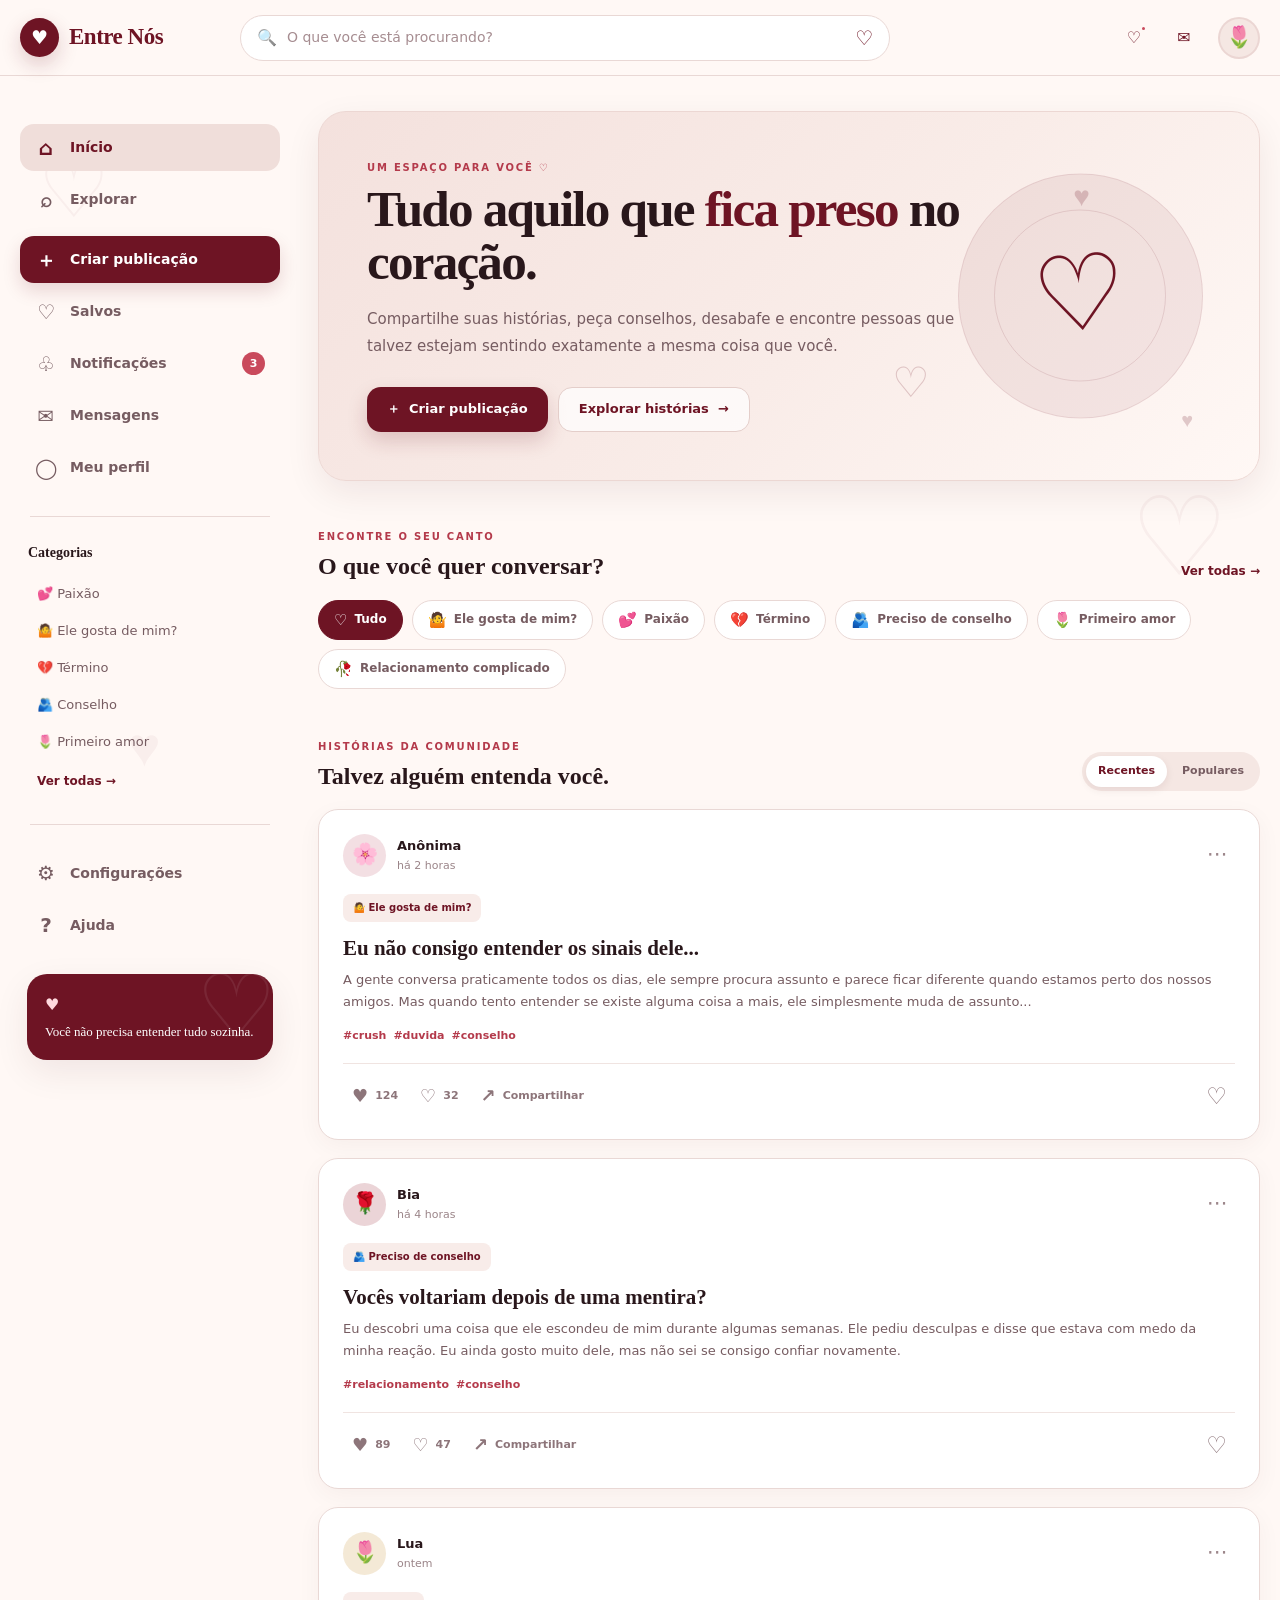
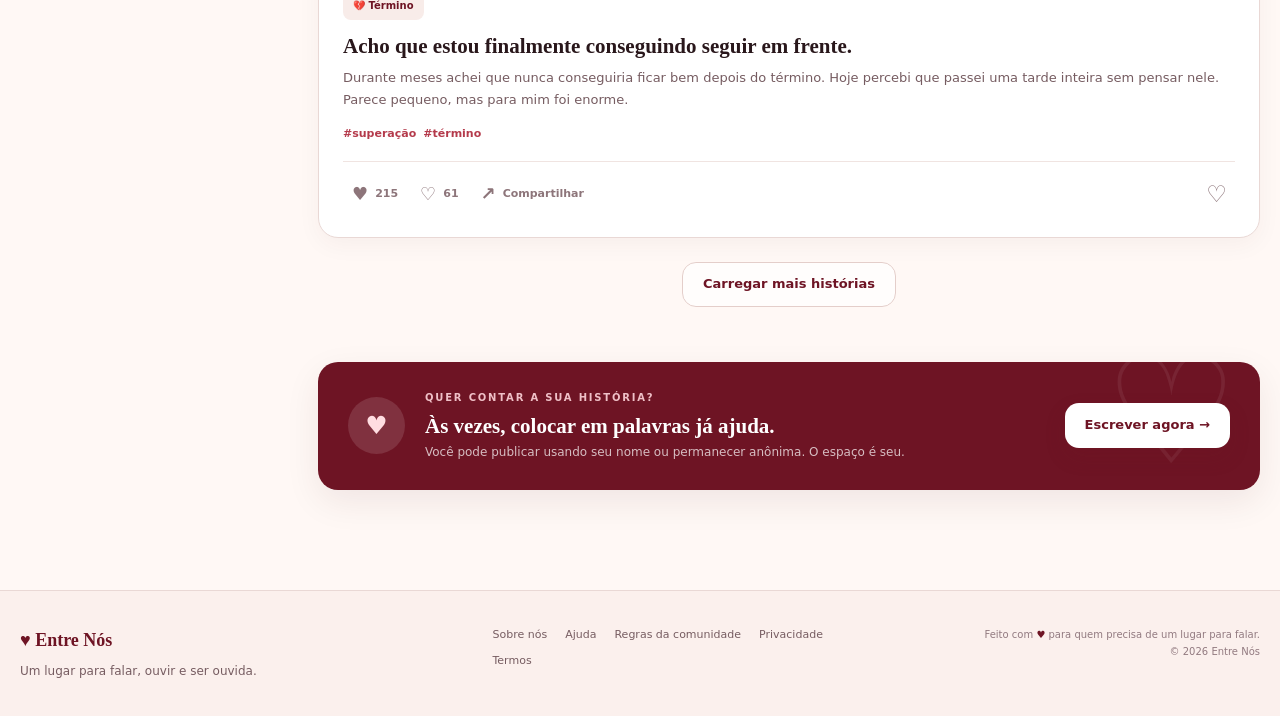
<file: index.html>
<!DOCTYPE html>
<html lang="pt-BR">

<head>
    <meta charset="UTF-8">
    <meta name="viewport" content="width=device-width, initial-scale=1.0">

    <title>Entre Nós ♡</title>

    <meta
        name="description"
        content="Entre Nós — um espaço para compartilhar histórias, sentimentos e conselhos."
    >

    <link rel="stylesheet" href="css/style.css">
</head>

<body>

    <!-- =====================================================
         FUNDO DECORATIVO
    ====================================================== -->

    <div class="background-decoration" aria-hidden="true">
        <span>♡</span>
        <span>♡</span>
        <span>♥</span>
        <span>♡</span>
    </div>


    <!-- =====================================================
         HEADER
    ====================================================== -->

    <header class="site-header">

        <div class="header-inner">

            <!-- LOGO -->

            <a href="index.html" class="logo" aria-label="Entre Nós - Início">

                <span class="logo-heart">♥</span>

                <span class="logo-text">
                    Entre Nós
                </span>

            </a>


            <!-- PESQUISA -->

            <form class="search-bar" id="search-form">

                <span class="search-icon" aria-hidden="true">
                    🔍
                </span>

                <input
                    type="search"
                    id="search-input"
                    placeholder="O que você está procurando?"
                    autocomplete="off"
                >

                <span class="search-heart" aria-hidden="true">
                    ♡
                </span>

            </form>


            <!-- AÇÕES DO HEADER -->

            <div class="header-actions">

                <a
                    href="notificacoes.html"
                    class="header-action"
                    aria-label="Notificações"
                    title="Notificações"
                >
                    <span>♡</span>
                    <span class="notification-dot"></span>
                </a>

                <a
                    href="mensagens.html"
                    class="header-action"
                    aria-label="Mensagens"
                    title="Mensagens"
                >
                    <span>✉</span>
                </a>

                <a
                    href="perfil.html"
                    class="header-profile"
                    aria-label="Meu perfil"
                >

                    <span class="mini-avatar">
                        🌷
                    </span>

                </a>

            </div>

        </div>

    </header>



    <!-- =====================================================
         LAYOUT PRINCIPAL
    ====================================================== -->

    <div class="app-layout">


        <!-- =================================================
             SIDEBAR
        ================================================== -->

        <aside class="sidebar">

            <div class="sidebar-inner">


                <!-- NAVEGAÇÃO -->

                <nav class="main-navigation" aria-label="Navegação principal">

                    <a href="index.html" class="nav-item active">

                        <span class="nav-icon">⌂</span>

                        <span class="nav-text">
                            Início
                        </span>

                    </a>


                    <a href="explorar.html" class="nav-item">

                        <span class="nav-icon">⌕</span>

                        <span class="nav-text">
                            Explorar
                        </span>

                    </a>


                    <a href="criar.html" class="nav-item nav-create">

                        <span class="nav-icon">＋</span>

                        <span class="nav-text">
                            Criar publicação
                        </span>

                    </a>


                    <a href="salvos.html" class="nav-item">

                        <span class="nav-icon">♡</span>

                        <span class="nav-text">
                            Salvos
                        </span>

                    </a>


                    <a href="notificacoes.html" class="nav-item">

                        <span class="nav-icon">♧</span>

                        <span class="nav-text">
                            Notificações
                        </span>

                        <span class="nav-badge">
                            3
                        </span>

                    </a>


                    <a href="mensagens.html" class="nav-item">

                        <span class="nav-icon">✉</span>

                        <span class="nav-text">
                            Mensagens
                        </span>

                    </a>


                    <a href="perfil.html" class="nav-item">

                        <span class="nav-icon">◯</span>

                        <span class="nav-text">
                            Meu perfil
                        </span>

                    </a>

                </nav>


                <!-- DIVISOR -->

                <div class="sidebar-divider"></div>


                <!-- CATEGORIAS -->

                <div class="sidebar-section">

                    <h3 class="sidebar-title">
                        Categorias
                    </h3>


                    <a href="explorar.html?categoria=Paixão" class="sidebar-category">
                        💕 Paixão
                    </a>

                    <a href="explorar.html?categoria=Ele gosta de mim?" class="sidebar-category">
                        🤷 Ele gosta de mim?
                    </a>

                    <a href="explorar.html?categoria=Término" class="sidebar-category">
                        💔 Término
                    </a>

                    <a href="explorar.html?categoria=Preciso de conselho" class="sidebar-category">
                        🫂 Conselho
                    </a>

                    <a href="explorar.html?categoria=Primeiro amor" class="sidebar-category">
                        🌷 Primeiro amor
                    </a>


                    <a href="explorar.html" class="sidebar-see-more">
                        Ver todas →
                    </a>

                </div>


                <!-- DIVISOR -->

                <div class="sidebar-divider"></div>


                <!-- OUTROS -->

                <nav class="secondary-navigation">

                    <a href="configuracoes.html" class="nav-item">

                        <span class="nav-icon">
                            ⚙
                        </span>

                        <span class="nav-text">
                            Configurações
                        </span>

                    </a>


                    <a href="ajuda.html" class="nav-item">

                        <span class="nav-icon">
                            ?
                        </span>

                        <span class="nav-text">
                            Ajuda
                        </span>

                    </a>

                </nav>


                <!-- FRASE -->

                <div class="sidebar-quote">

                    <span class="quote-heart">
                        ♥
                    </span>

                    <p>
                        Você não precisa entender
                        tudo sozinha.
                    </p>

                </div>

            </div>

        </aside>



        <!-- =================================================
             CONTEÚDO
        ================================================== -->

        <main class="main-content">


            <!-- =============================================
                 HERO
            ============================================== -->

            <section class="welcome-section">

                <div class="welcome-content">

                    <span class="welcome-label">
                        UM ESPAÇO PARA VOCÊ ♡
                    </span>

                    <h1>
                        Tudo aquilo que
                        <span>fica preso</span>
                        no coração.
                    </h1>

                    <p>
                        Compartilhe suas histórias, peça conselhos,
                        desabafe e encontre pessoas que talvez estejam
                        sentindo exatamente a mesma coisa que você.
                    </p>


                    <div class="welcome-actions">

                        <a href="criar.html" class="btn btn-primary">

                            <span>＋</span>

                            Criar publicação

                        </a>


                        <a href="explorar.html" class="btn btn-secondary">

                            Explorar histórias

                            <span>→</span>

                        </a>

                    </div>

                </div>


                <div class="welcome-decoration" aria-hidden="true">

                    <div class="heart-decoration heart-one">
                        ♥
                    </div>

                    <div class="heart-decoration heart-two">
                        ♡
                    </div>

                    <div class="heart-decoration heart-three">
                        ♥
                    </div>

                    <div class="heart-circle">

                        <span>
                            ♡
                        </span>

                    </div>

                </div>

            </section>



            <!-- =============================================
                 CATEGORIAS
            ============================================== -->

            <section class="category-section" id="categorias">

                <div class="section-heading">

                    <div>

                        <span class="section-eyebrow">
                            ENCONTRE O SEU CANTO
                        </span>

                        <h2>
                            O que você quer conversar?
                        </h2>

                    </div>


                    <a href="explorar.html" class="text-link">
                        Ver todas →
                    </a>

                </div>


                <div class="category-list">

                    <button
                        type="button"
                        class="category-chip active"
                        data-category="Tudo"
                    >
                        <span>♡</span>
                        Tudo
                    </button>


                    <button
                        type="button"
                        class="category-chip"
                        data-category="Ele gosta de mim?"
                    >
                        <span>🤷</span>
                        Ele gosta de mim?
                    </button>


                    <button
                        type="button"
                        class="category-chip"
                        data-category="Paixão"
                    >
                        <span>💕</span>
                        Paixão
                    </button>


                    <button
                        type="button"
                        class="category-chip"
                        data-category="Término"
                    >
                        <span>💔</span>
                        Término
                    </button>


                    <button
                        type="button"
                        class="category-chip"
                        data-category="Preciso de conselho"
                    >
                        <span>🫂</span>
                        Preciso de conselho
                    </button>


                    <button
                        type="button"
                        class="category-chip"
                        data-category="Primeiro amor"
                    >
                        <span>🌷</span>
                        Primeiro amor
                    </button>


                    <button
                        type="button"
                        class="category-chip"
                        data-category="Relacionamento complicado"
                    >
                        <span>🥀</span>
                        Relacionamento complicado
                    </button>

                </div>

            </section>



            <!-- =============================================
                 ÁREA DO FEED
            ============================================== -->

            <section class="feed-section" id="posts">


                <!-- CABEÇALHO DO FEED -->

                <div class="feed-header">

                    <div>

                        <span class="section-eyebrow">
                            HISTÓRIAS DA COMUNIDADE
                        </span>

                        <h2>
                            Talvez alguém entenda você.
                        </h2>

                    </div>


                    <div class="feed-filter">

                        <button
                            type="button"
                            class="filter-button active"
                            data-filter="recentes"
                        >
                            Recentes
                        </button>

                        <button
                            type="button"
                            class="filter-button"
                            data-filter="populares"
                        >
                            Populares
                        </button>

                    </div>

                </div>



                <!-- =========================================
                     CARD DE POST 1
                ========================================== -->

                <article
                    class="post-card"
                    data-category="Ele gosta de mim?"
                    data-post-id="1"
                >

                    <!-- POST HEADER -->

                    <div class="post-header">

                        <a href="perfil.html" class="post-author">

                            <span class="avatar avatar-flower">
                                🌸
                            </span>


                            <span class="author-info">

                                <strong>
                                    Anônima
                                </strong>

                                <small>
                                    há 2 horas
                                </small>

                            </span>

                        </a>


                        <button
                            type="button"
                            class="post-menu-button"
                            aria-label="Mais opções"
                        >
                            ⋯
                        </button>

                    </div>



                    <!-- CATEGORIA -->

                    <a
                        href="explorar.html?categoria=Ele%20gosta%20de%20mim%3F"
                        class="post-category"
                    >
                        🤷 Ele gosta de mim?
                    </a>



                    <!-- CONTEÚDO -->

                    <a
                        href="post.html?id=1"
                        class="post-content"
                    >

                        <h3>
                            Eu não consigo entender os sinais dele...
                        </h3>

                        <p>
                            A gente conversa praticamente todos os dias,
                            ele sempre procura assunto e parece ficar
                            diferente quando estamos perto dos nossos amigos.
                            Mas quando tento entender se existe alguma coisa
                            a mais, ele simplesmente muda de assunto...
                        </p>

                    </a>



                    <!-- HASHTAGS -->

                    <div class="hashtags">

                        <a href="explorar.html?tag=crush">
                            #crush
                        </a>

                        <a href="explorar.html?tag=duvida">
                            #duvida
                        </a>

                        <a href="explorar.html?tag=conselho">
                            #conselho
                        </a>

                    </div>



                    <!-- AÇÕES -->

                    <div class="post-actions">

                        <div class="post-reactions">

                            <button
                                type="button"
                                class="reaction-button"
                                data-reaction="support"
                                aria-label="Apoiar"
                            >
                                <span>♥</span>
                                <span class="reaction-count">
                                    124
                                </span>
                            </button>


                            <a
                                href="post.html?id=1#comentarios"
                                class="post-action"
                            >
                                <span>♡</span>
                                <span>
                                    32
                                </span>
                            </a>


                            <button
                                type="button"
                                class="post-action share-button"
                                data-post-id="1"
                            >
                                <span>↗</span>
                                <span>
                                    Compartilhar
                                </span>
                            </button>

                        </div>


                        <button
                            type="button"
                            class="save-button"
                            data-post-id="1"
                            aria-label="Salvar publicação"
                        >
                            ♡
                        </button>

                    </div>

                </article>



                <!-- =========================================
                     CARD DE POST 2
                ========================================== -->

                <article
                    class="post-card"
                    data-category="Preciso de conselho"
                    data-post-id="2"
                >

                    <div class="post-header">

                        <a href="perfil.html" class="post-author">

                            <span class="avatar avatar-wine">
                                🌹
                            </span>

                            <span class="author-info">

                                <strong>
                                    Bia
                                </strong>

                                <small>
                                    há 4 horas
                                </small>

                            </span>

                        </a>


                        <button
                            type="button"
                            class="post-menu-button"
                            aria-label="Mais opções"
                        >
                            ⋯
                        </button>

                    </div>


                    <a
                        href="explorar.html?categoria=Preciso%20de%20conselho"
                        class="post-category"
                    >
                        🫂 Preciso de conselho
                    </a>


                    <a
                        href="post.html?id=2"
                        class="post-content"
                    >

                        <h3>
                            Vocês voltariam depois de uma mentira?
                        </h3>

                        <p>
                            Eu descobri uma coisa que ele escondeu de mim
                            durante algumas semanas. Ele pediu desculpas e
                            disse que estava com medo da minha reação.
                            Eu ainda gosto muito dele, mas não sei se consigo
                            confiar novamente.
                        </p>

                    </a>


                    <div class="hashtags">

                        <a href="explorar.html?tag=relacionamento">
                            #relacionamento
                        </a>

                        <a href="explorar.html?tag=conselho">
                            #conselho
                        </a>

                    </div>


                    <div class="post-actions">

                        <div class="post-reactions">

                            <button
                                type="button"
                                class="reaction-button"
                                data-reaction="support"
                                aria-label="Apoiar"
                            >
                                <span>♥</span>
                                <span class="reaction-count">
                                    89
                                </span>
                            </button>


                            <a
                                href="post.html?id=2#comentarios"
                                class="post-action"
                            >
                                <span>♡</span>
                                <span>
                                    47
                                </span>
                            </a>


                            <button
                                type="button"
                                class="post-action share-button"
                                data-post-id="2"
                            >
                                <span>↗</span>
                                <span>
                                    Compartilhar
                                </span>
                            </button>

                        </div>


                        <button
                            type="button"
                            class="save-button"
                            data-post-id="2"
                            aria-label="Salvar publicação"
                        >
                            ♡
                        </button>

                    </div>

                </article>



                <!-- =========================================
                     CARD DE POST 3
                ========================================== -->

                <article
                    class="post-card"
                    data-category="Término"
                    data-post-id="3"
                >

                    <div class="post-header">

                        <a href="perfil.html" class="post-author">

                            <span class="avatar avatar-cream">
                                🌷
                            </span>

                            <span class="author-info">

                                <strong>
                                    Lua
                                </strong>

                                <small>
                                    ontem
                                </small>

                            </span>

                        </a>


                        <button
                            type="button"
                            class="post-menu-button"
                            aria-label="Mais opções"
                        >
                            ⋯
                        </button>

                    </div>


                    <a
                        href="explorar.html?categoria=Término"
                        class="post-category"
                    >
                        💔 Término
                    </a>


                    <a
                        href="post.html?id=3"
                        class="post-content"
                    >

                        <h3>
                            Acho que estou finalmente conseguindo seguir em frente.
                        </h3>

                        <p>
                            Durante meses achei que nunca conseguiria ficar
                            bem depois do término. Hoje percebi que passei
                            uma tarde inteira sem pensar nele. Parece pequeno,
                            mas para mim foi enorme.
                        </p>

                    </a>


                    <div class="hashtags">

                        <a href="explorar.html?tag=superacao">
                            #superação
                        </a>

                        <a href="explorar.html?tag=termino">
                            #término
                        </a>

                    </div>


                    <div class="post-actions">

                        <div class="post-reactions">

                            <button
                                type="button"
                                class="reaction-button"
                                data-reaction="support"
                                aria-label="Apoiar"
                            >
                                <span>♥</span>
                                <span class="reaction-count">
                                    215
                                </span>
                            </button>


                            <a
                                href="post.html?id=3#comentarios"
                                class="post-action"
                            >
                                <span>♡</span>
                                <span>
                                    61
                                </span>
                            </a>


                            <button
                                type="button"
                                class="post-action share-button"
                                data-post-id="3"
                            >
                                <span>↗</span>
                                <span>
                                    Compartilhar
                                </span>
                            </button>

                        </div>


                        <button
                            type="button"
                            class="save-button"
                            data-post-id="3"
                            aria-label="Salvar publicação"
                        >
                            ♡
                        </button>

                    </div>

                </article>



                <!-- =========================================
                     CARREGAR MAIS
                ========================================== -->

                <div class="load-more">

                    <button
                        type="button"
                        class="btn btn-secondary"
                        id="load-more-posts"
                    >
                        Carregar mais histórias
                    </button>

                </div>

            </section>



            <!-- =============================================
                 BLOCO DE CTA
            ============================================== -->

            <section class="community-cta">

                <div class="cta-heart">
                    ♥
                </div>

                <div class="cta-content">

                    <span class="section-eyebrow">
                        QUER CONTAR A SUA HISTÓRIA?
                    </span>

                    <h2>
                        Às vezes, colocar em palavras já ajuda.
                    </h2>

                    <p>
                        Você pode publicar usando seu nome ou permanecer anônima.
                        O espaço é seu.
                    </p>

                </div>


                <a href="criar.html" class="btn btn-primary">
                    Escrever agora →
                </a>

            </section>

        </main>

    </div>



    <!-- =====================================================
         MOBILE NAVIGATION
    ====================================================== -->

    <nav class="mobile-navigation" aria-label="Navegação mobile">

        <a
            href="index.html"
            class="mobile-nav-item active"
        >
            <span>⌂</span>
            <small>Início</small>
        </a>


        <a
            href="explorar.html"
            class="mobile-nav-item"
        >
            <span>⌕</span>
            <small>Explorar</small>
        </a>


        <a
            href="criar.html"
            class="mobile-nav-create"
            aria-label="Criar publicação"
        >
            ＋
        </a>


        <a
            href="notificacoes.html"
            class="mobile-nav-item"
        >
            <span>♡</span>
            <small>Avisos</small>
        </a>


        <a
            href="perfil.html"
            class="mobile-nav-item"
        >
            <span>◯</span>
            <small>Perfil</small>
        </a>

    </nav>



    <!-- =====================================================
         TOAST
    ====================================================== -->

    <div
        id="toast"
        class="toast"
        role="status"
        aria-live="polite"
    >

        <span class="toast-icon">
            ♥
        </span>

        <span id="toast-message">
            Feito!
        </span>

    </div>



    <!-- =====================================================
         MODAL DE OPÇÕES DO POST
    ====================================================== -->

    <div
        class="modal-overlay"
        id="post-options-modal"
        aria-hidden="true"
    >

        <div
            class="modal"
            role="dialog"
            aria-modal="true"
            aria-labelledby="post-options-title"
        >

            <button
                type="button"
                class="modal-close"
                id="close-post-modal"
                aria-label="Fechar"
            >
                ×
            </button>


            <span class="modal-heart">
                ♡
            </span>


            <h2 id="post-options-title">
                O que você quer fazer?
            </h2>


            <div class="modal-options">

                <button type="button" class="modal-option">
                    🔖 Salvar publicação
                </button>

                <button type="button" class="modal-option">
                    🔗 Copiar link
                </button>

                <button type="button" class="modal-option">
                    🚫 Ocultar publicação
                </button>

                <button
                    type="button"
                    class="modal-option danger"
                >
                    ⚠️ Denunciar
                </button>

            </div>

        </div>

    </div>



    <!-- =====================================================
         FOOTER
    ====================================================== -->

    <footer class="site-footer">

        <div class="footer-inner">

            <div class="footer-brand">

                <a href="index.html" class="footer-logo">
                    ♥ Entre Nós
                </a>

                <p>
                    Um lugar para falar,
                    ouvir e ser ouvida.
                </p>

            </div>


            <div class="footer-links">

                <a href="sobre.html">
                    Sobre nós
                </a>

                <a href="ajuda.html">
                    Ajuda
                </a>

                <a href="sobre.html#regras">
                    Regras da comunidade
                </a>

                <a href="sobre.html#privacidade">
                    Privacidade
                </a>

                <a href="sobre.html#termos">
                    Termos
                </a>

            </div>


            <div class="footer-copy">

                Feito com
                <span>♥</span>
                para quem precisa de um lugar para falar.

                <br>

                © 2026 Entre Nós

            </div>

        </div>

    </footer>



    <!-- =====================================================
         JAVASCRIPT
    ====================================================== -->

    <script src="js/app.js"></script>

</body>

</html>
</file>
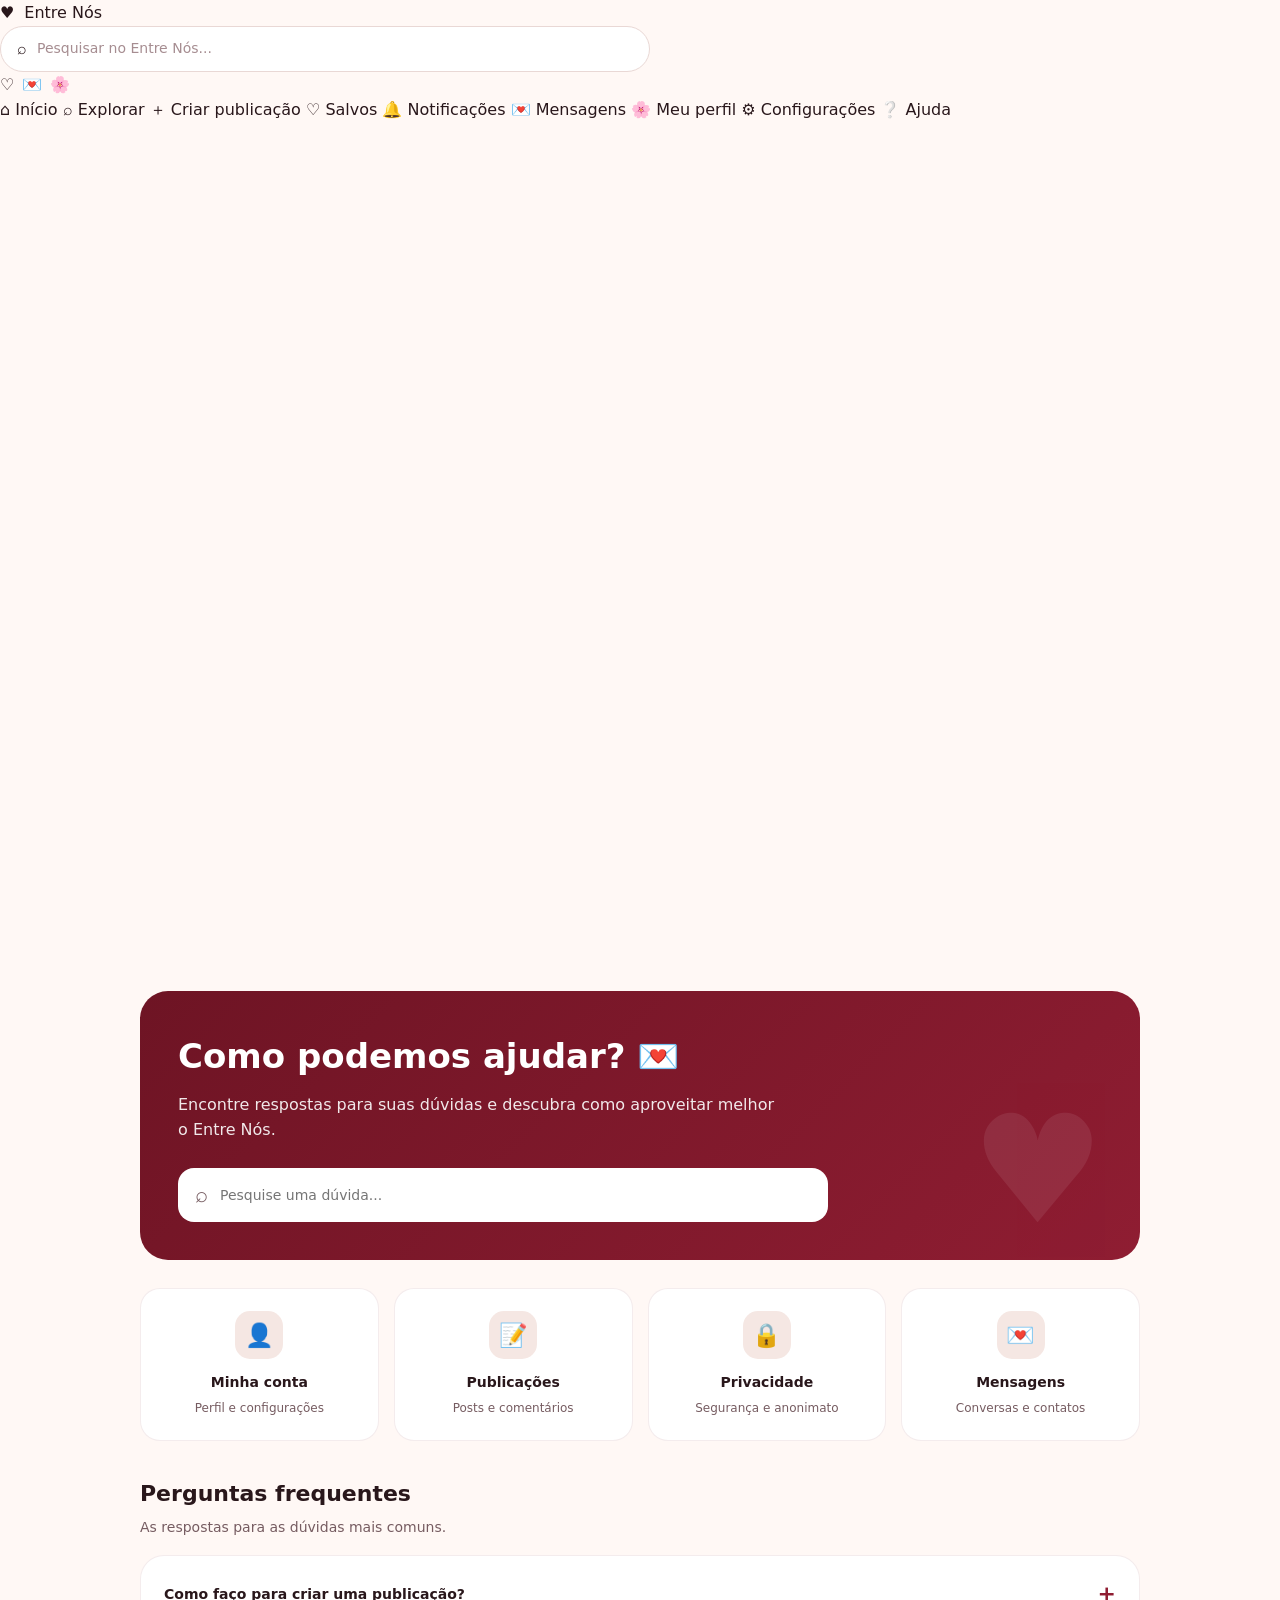
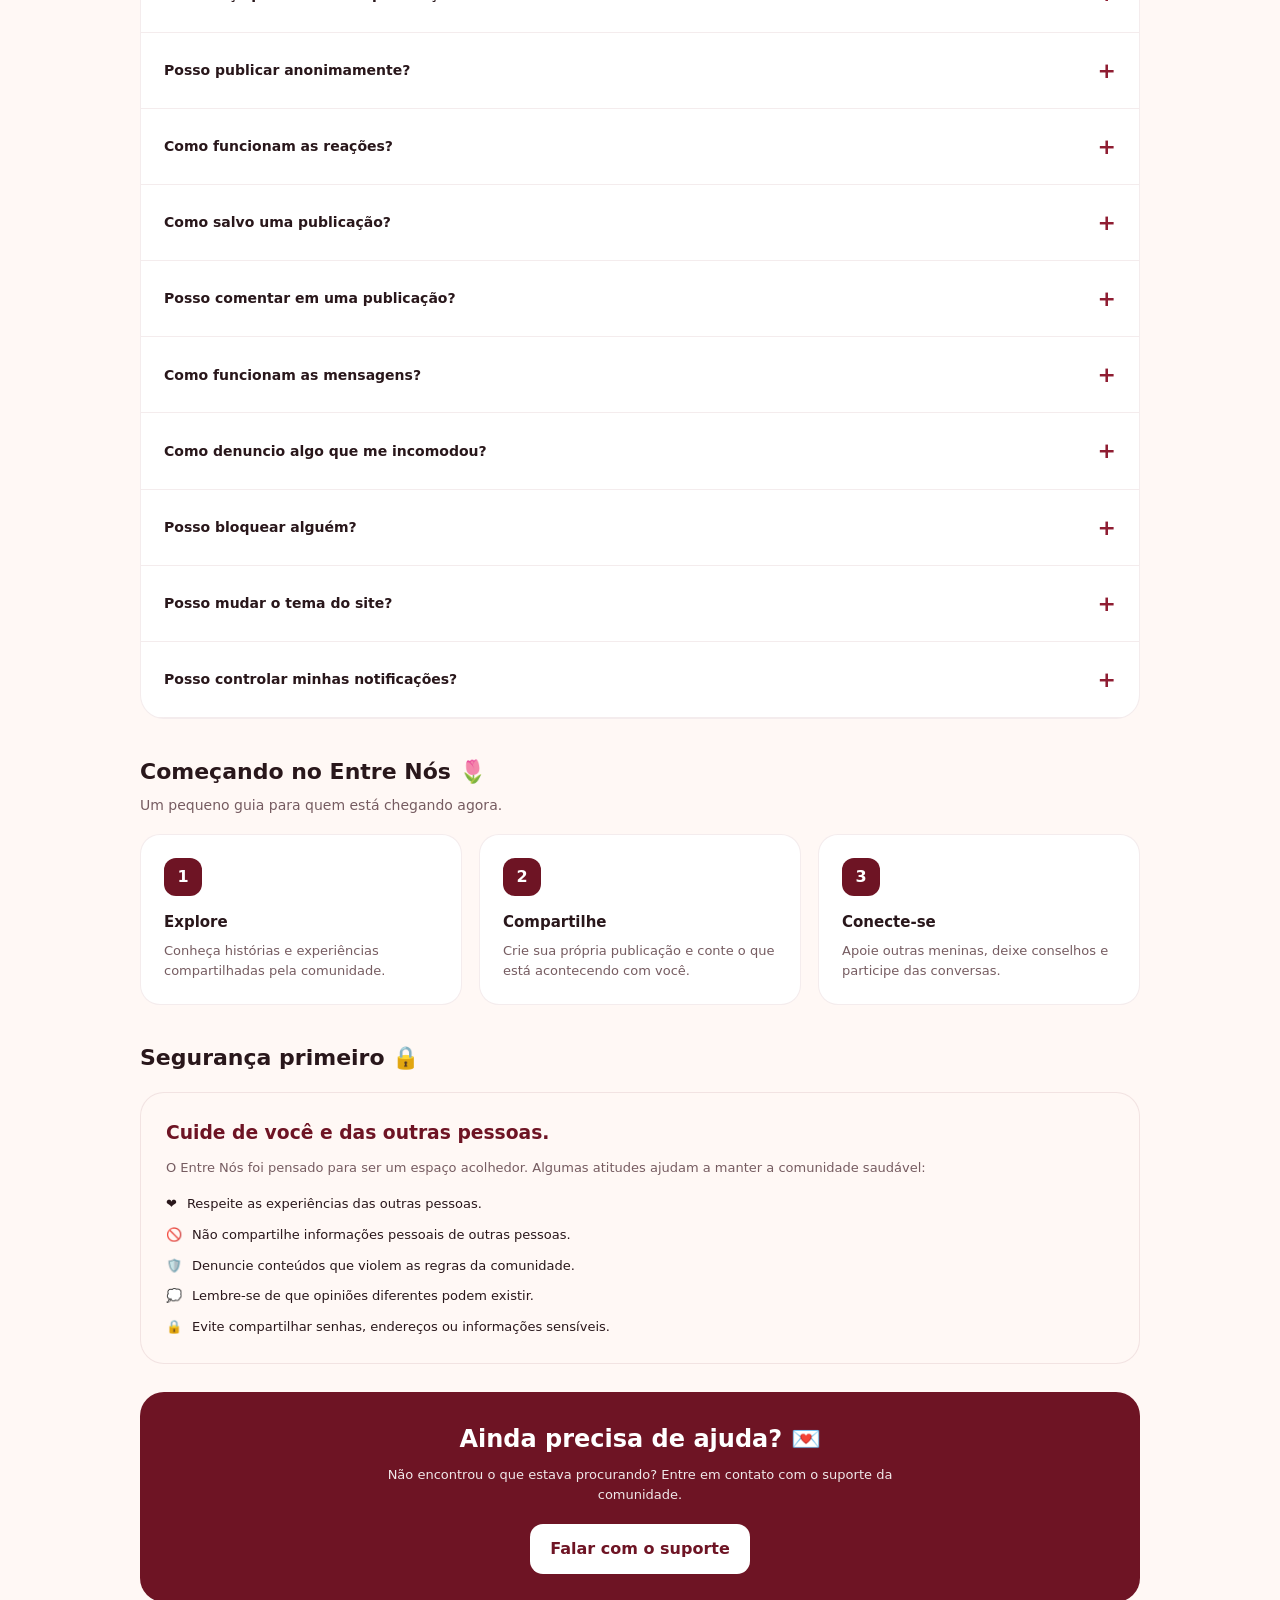
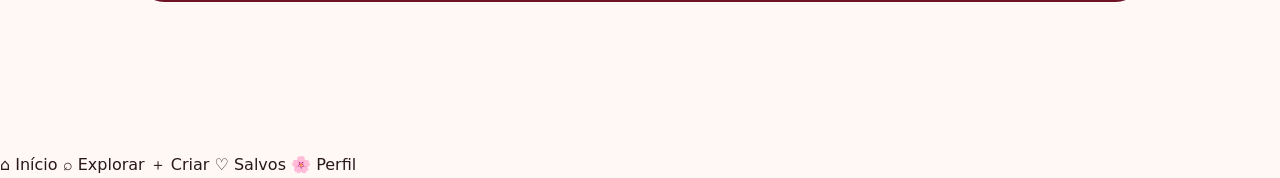
<file: ajuda.html>
<!DOCTYPE html>
<html lang="pt-BR">
<head>
    <meta charset="UTF-8">
    <meta name="viewport" content="width=device-width, initial-scale=1.0">

    <title>Ajuda — Entre Nós</title>

    <link rel="stylesheet" href="css/style.css">

    <style>
        /* ========================================
           AJUDA
        ======================================== */

        .help-page {
            max-width: 1050px;
            margin: 0 auto;
            padding: 35px 25px 80px;
        }

        .help-hero {
            background: linear-gradient(
                135deg,
                #6E1424,
                #8F1D32
            );
            color: white;
            border-radius: 28px;
            padding: 38px;
            margin-bottom: 28px;
            position: relative;
            overflow: hidden;
        }

        .help-hero::after {
            content: "♥";
            position: absolute;
            right: 35px;
            bottom: -30px;
            font-size: 150px;
            opacity: .08;
        }

        .help-hero h1 {
            font-size: 34px;
            margin: 0 0 8px;
        }

        .help-hero p {
            margin: 0 0 25px;
            opacity: .9;
            max-width: 600px;
            line-height: 1.6;
        }

        .help-search {
            max-width: 650px;
            background: white;
            border-radius: 16px;
            display: flex;
            align-items: center;
            padding: 0 17px;
            position: relative;
            z-index: 2;
        }

        .help-search span {
            color: #765C61;
            font-size: 22px;
        }

        .help-search input {
            width: 100%;
            border: 0;
            outline: none;
            padding: 16px 12px;
            font-size: 14px;
            color: #29171B;
            background: transparent;
        }

        /* CATEGORIAS */

        .help-topics {
            display: grid;
            grid-template-columns: repeat(4, 1fr);
            gap: 15px;
            margin-bottom: 30px;
        }

        .topic-card {
            background: white;
            border: 1px solid rgba(110,20,36,.08);
            border-radius: 20px;
            padding: 22px 15px;
            text-align: center;
            cursor: pointer;
            transition: .2s;
        }

        .topic-card:hover {
            transform: translateY(-3px);
            box-shadow: 0 10px 25px rgba(70,20,30,.08);
        }

        .topic-icon {
            width: 48px;
            height: 48px;
            margin: 0 auto 12px;
            border-radius: 15px;
            background: #F5E7E3;
            display: flex;
            align-items: center;
            justify-content: center;
            font-size: 23px;
        }

        .topic-card h3 {
            margin: 0 0 5px;
            font-size: 14px;
            color: #29171B;
        }

        .topic-card p {
            margin: 0;
            font-size: 12px;
            color: #765C61;
        }

        /* FAQ */

        .help-title {
            margin: 35px 0 17px;
        }

        .help-title h2 {
            margin: 0 0 5px;
            color: #29171B;
            font-size: 22px;
        }

        .help-title p {
            margin: 0;
            color: #765C61;
            font-size: 14px;
        }

        .faq-container {
            background: white;
            border-radius: 24px;
            overflow: hidden;
            border: 1px solid rgba(110,20,36,.08);
        }

        .faq-item {
            border-bottom: 1px solid rgba(110,20,36,.08);
        }

        .faq-item:last-child {
            border-bottom: 0;
        }

        .faq-question {
            width: 100%;
            border: 0;
            background: transparent;
            padding: 20px 23px;
            display: flex;
            align-items: center;
            justify-content: space-between;
            gap: 15px;
            text-align: left;
            cursor: pointer;
            color: #29171B;
            font-weight: 750;
            font-size: 14px;
        }

        .faq-question:hover {
            background: rgba(110,20,36,.025);
        }

        .faq-plus {
            font-size: 22px;
            color: #8F1D32;
            transition: transform .2s;
        }

        .faq-answer {
            display: none;
            padding: 0 23px 21px;
            color: #765C61;
            line-height: 1.65;
            font-size: 13px;
        }

        .faq-item.open .faq-answer {
            display: block;
        }

        .faq-item.open .faq-plus {
            transform: rotate(45deg);
        }

        /* PASSO A PASSO */

        .steps {
            display: grid;
            grid-template-columns: repeat(3, 1fr);
            gap: 17px;
        }

        .step-card {
            background: white;
            border-radius: 20px;
            padding: 23px;
            border: 1px solid rgba(110,20,36,.08);
        }

        .step-number {
            width: 38px;
            height: 38px;
            border-radius: 12px;
            background: #6E1424;
            color: white;
            display: flex;
            align-items: center;
            justify-content: center;
            font-weight: 800;
            margin-bottom: 14px;
        }

        .step-card h3 {
            margin: 0 0 7px;
            font-size: 15px;
            color: #29171B;
        }

        .step-card p {
            margin: 0;
            color: #765C61;
            font-size: 13px;
            line-height: 1.55;
        }

        /* SEGURANÇA */

        .safety-box {
            background: #FFF8F5;
            border: 1px solid rgba(110,20,36,.09);
            border-radius: 24px;
            padding: 25px;
        }

        .safety-box h3 {
            margin: 0 0 10px;
            color: #6E1424;
        }

        .safety-box p {
            color: #765C61;
            line-height: 1.6;
            font-size: 13px;
            margin: 0 0 15px;
        }

        .safety-list {
            display: grid;
            gap: 10px;
        }

        .safety-list div {
            display: flex;
            align-items: flex-start;
            gap: 10px;
            font-size: 13px;
            color: #29171B;
        }

        /* CONTATO */

        .contact-box {
            margin-top: 28px;
            background: #6E1424;
            color: white;
            border-radius: 24px;
            padding: 28px;
            text-align: center;
        }

        .contact-box h2 {
            margin: 0 0 7px;
        }

        .contact-box p {
            margin: 0 auto 20px;
            max-width: 550px;
            opacity: .9;
            font-size: 13px;
            line-height: 1.5;
        }

        .contact-button {
            display: inline-block;
            border: 0;
            background: white;
            color: #6E1424;
            padding: 12px 20px;
            border-radius: 13px;
            font-weight: 800;
            cursor: pointer;
        }

        .contact-button:hover {
            transform: translateY(-2px);
        }

        /* RESULTADO DA PESQUISA */

        .no-results {
            display: none;
            padding: 35px;
            text-align: center;
            color: #765C61;
        }

        /* MOBILE */

        @media (max-width: 800px) {

            .help-topics {
                grid-template-columns: repeat(2, 1fr);
            }

            .steps {
                grid-template-columns: 1fr;
            }
        }

        @media (max-width: 600px) {

            .help-page {
                padding: 25px 15px 100px;
            }

            .help-hero {
                padding: 27px 22px;
            }

            .help-hero h1 {
                font-size: 27px;
            }

            .help-hero::after {
                display: none;
            }

            .help-topics {
                grid-template-columns: 1fr 1fr;
                gap: 10px;
            }

            .topic-card {
                padding: 17px 10px;
            }

            .faq-question {
                padding: 17px;
                font-size: 13px;
            }

            .faq-answer {
                padding: 0 17px 18px;
            }
        }
    </style>
</head>

<body>

<!-- ========================================
     HEADER
======================================== -->

<header class="top-header">

    <a href="index.html" class="logo">
        <span>♥</span>
        Entre Nós
    </a>

    <div class="search-bar">

        <span>⌕</span>

        <input
            type="text"
            placeholder="Pesquisar no Entre Nós..."
            onclick="window.location.href='explorar.html'"
        >

    </div>

    <div class="header-actions">

        <a href="notificacoes.html" class="header-icon">
            ♡
        </a>

        <a href="mensagens.html" class="header-icon">
            💌
        </a>

        <a href="perfil.html" class="header-avatar">
            🌸
        </a>

    </div>

</header>


<!-- ========================================
     SIDEBAR
======================================== -->

<aside class="sidebar">

    <nav>

        <a href="index.html">
            <span>⌂</span>
            Início
        </a>

        <a href="explorar.html">
            <span>⌕</span>
            Explorar
        </a>

        <a href="criar.html">
            <span>＋</span>
            Criar publicação
        </a>

        <a href="salvos.html">
            <span>♡</span>
            Salvos
        </a>

        <a href="notificacoes.html">
            <span>🔔</span>
            Notificações
        </a>

        <a href="mensagens.html">
            <span>💌</span>
            Mensagens
        </a>

        <a href="perfil.html">
            <span>🌸</span>
            Meu perfil
        </a>

        <a href="configuracoes.html">
            <span>⚙️</span>
            Configurações
        </a>

        <a href="ajuda.html" class="active">
            <span>❔</span>
            Ajuda
        </a>

    </nav>

</aside>


<!-- ========================================
     CONTEÚDO
======================================== -->

<main class="main-content">

    <div class="help-page">

        <!-- HERO -->

        <section class="help-hero">

            <h1>Como podemos ajudar? 💌</h1>

            <p>
                Encontre respostas para suas dúvidas e descubra
                como aproveitar melhor o Entre Nós.
            </p>

            <div class="help-search">

                <span>⌕</span>

                <input
                    type="text"
                    id="helpSearch"
                    placeholder="Pesquise uma dúvida..."
                >

            </div>

        </section>


        <!-- TÓPICOS -->

        <div class="help-topics">

            <div class="topic-card" data-search="conta perfil usuário">
                <div class="topic-icon">👤</div>
                <h3>Minha conta</h3>
                <p>Perfil e configurações</p>
            </div>

            <div class="topic-card" data-search="publicação post criar">
                <div class="topic-icon">📝</div>
                <h3>Publicações</h3>
                <p>Posts e comentários</p>
            </div>

            <div class="topic-card" data-search="privacidade anônimo segurança">
                <div class="topic-icon">🔒</div>
                <h3>Privacidade</h3>
                <p>Segurança e anonimato</p>
            </div>

            <div class="topic-card" data-search="mensagem conversar chat">
                <div class="topic-icon">💌</div>
                <h3>Mensagens</h3>
                <p>Conversas e contatos</p>
            </div>

        </div>


        <!-- FAQ -->

        <div class="help-title">

            <h2>Perguntas frequentes</h2>

            <p>
                As respostas para as dúvidas mais comuns.
            </p>

        </div>


        <div class="faq-container" id="faqContainer">


            <div
                class="faq-item"
                data-search="como criar publicação post publicar"
            >

                <button class="faq-question">

                    <span>
                        Como faço para criar uma publicação?
                    </span>

                    <span class="faq-plus">+</span>

                </button>

                <div class="faq-answer">

                    Clique em <strong>“Criar publicação”</strong>
                    no menu lateral. Depois escolha uma categoria,
                    escreva sua história e escolha se deseja publicar
                    anonimamente ou pelo seu perfil.

                </div>

            </div>


            <div
                class="faq-item"
                data-search="anonimato anônimo identidade nome"
            >

                <button class="faq-question">

                    <span>
                        Posso publicar anonimamente?
                    </span>

                    <span class="faq-plus">+</span>

                </button>

                <div class="faq-answer">

                    Sim. Ao criar uma publicação, você pode escolher
                    a opção <strong>“Publicar anonimamente”</strong>.
                    Assim, a publicação aparece como anônima para
                    as outras pessoas.

                </div>

            </div>


            <div
                class="faq-item"
                data-search="reação coração apoiar reagir"
            >

                <button class="faq-question">

                    <span>
                        Como funcionam as reações?
                    </span>

                    <span class="faq-plus">+</span>

                </button>

                <div class="faq-answer">

                    Você pode reagir às histórias usando diferentes
                    opções, como ❤️ Apoiar, 🫂 Estou com você,
                    😭 Me identifiquei e outras reações.

                </div>

            </div>


            <div
                class="faq-item"
                data-search="salvar salvo favoritos guardar"
            >

                <button class="faq-question">

                    <span>
                        Como salvo uma publicação?
                    </span>

                    <span class="faq-plus">+</span>

                </button>

                <div class="faq-answer">

                    Clique no ícone de salvar em uma publicação.
                    Depois você poderá encontrar o conteúdo na área
                    <strong>“Salvos”</strong>.

                </div>

            </div>


            <div
                class="faq-item"
                data-search="comentário comentar resposta responder"
            >

                <button class="faq-question">

                    <span>
                        Posso comentar em uma publicação?
                    </span>

                    <span class="faq-plus">+</span>

                </button>

                <div class="faq-answer">

                    Sim. Quando os comentários estiverem permitidos,
                    você poderá deixar sua opinião ou responder ao
                    comentário de outra pessoa.

                </div>

            </div>


            <div
                class="faq-item"
                data-search="mensagem chat conversar enviar"
            >

                <button class="faq-question">

                    <span>
                        Como funcionam as mensagens?
                    </span>

                    <span class="faq-plus">+</span>

                </button>

                <div class="faq-answer">

                    Entre em <strong>“Mensagens”</strong> pelo menu.
                    Você poderá escolher uma conversa, escrever uma
                    mensagem e enviá-la pelo campo de texto.

                </div>

            </div>


            <div
                class="faq-item"
                data-search="denunciar reportar denúncia"
            >

                <button class="faq-question">

                    <span>
                        Como denuncio algo que me incomodou?
                    </span>

                    <span class="faq-plus">+</span>

                </button>

                <div class="faq-answer">

                    Nas publicações e interações, procure a opção
                    de denúncia. Escolha o motivo correspondente
                    e envie o relato.

                </div>

            </div>


            <div
                class="faq-item"
                data-search="bloquear bloqueio usuário pessoa"
            >

                <button class="faq-question">

                    <span>
                        Posso bloquear alguém?
                    </span>

                    <span class="faq-plus">+</span>

                </button>

                <div class="faq-answer">

                    Sim. O bloqueio faz parte das ferramentas de
                    segurança planejadas para o perfil e para as
                    interações da comunidade.

                </div>

            </div>


            <div
                class="faq-item"
                data-search="tema escuro claro aparência"
            >

                <button class="faq-question">

                    <span>
                        Posso mudar o tema do site?
                    </span>

                    <span class="faq-plus">+</span>

                </button>

                <div class="faq-answer">

                    Sim. Vá em <strong>Configurações → Aparência</strong>
                    e escolha entre tema claro, escuro ou sistema.

                </div>

            </div>


            <div
                class="faq-item"
                data-search="notificação notificações aviso"
            >

                <button class="faq-question">

                    <span>
                        Posso controlar minhas notificações?
                    </span>

                    <span class="faq-plus">+</span>

                </button>

                <div class="faq-answer">

                    Sim. Em <strong>Configurações → Notificações</strong>
                    você pode ativar ou desativar categorias de
                    notificações.

                </div>

            </div>


            <div class="no-results" id="noResults">

                💭 Nenhuma dúvida encontrada.

                <br>

                Tente pesquisar por outra palavra.

            </div>

        </div>


        <!-- PASSO A PASSO -->

        <div class="help-title">

            <h2>Começando no Entre Nós 🌷</h2>

            <p>
                Um pequeno guia para quem está chegando agora.
            </p>

        </div>


        <div class="steps">

            <div class="step-card">

                <div class="step-number">
                    1
                </div>

                <h3>Explore</h3>

                <p>
                    Conheça histórias e experiências compartilhadas
                    pela comunidade.
                </p>

            </div>


            <div class="step-card">

                <div class="step-number">
                    2
                </div>

                <h3>Compartilhe</h3>

                <p>
                    Crie sua própria publicação e conte o que está
                    acontecendo com você.
                </p>

            </div>


            <div class="step-card">

                <div class="step-number">
                    3
                </div>

                <h3>Conecte-se</h3>

                <p>
                    Apoie outras meninas, deixe conselhos e participe
                    das conversas.
                </p>

            </div>

        </div>


        <!-- SEGURANÇA -->

        <div class="help-title">

            <h2>Segurança primeiro 🔒</h2>

        </div>


        <div class="safety-box">

            <h3>Cuide de você e das outras pessoas.</h3>

            <p>
                O Entre Nós foi pensado para ser um espaço acolhedor.
                Algumas atitudes ajudam a manter a comunidade saudável:
            </p>

            <div class="safety-list">

                <div>
                    <span>❤️</span>
                    <span>Respeite as experiências das outras pessoas.</span>
                </div>

                <div>
                    <span>🚫</span>
                    <span>Não compartilhe informações pessoais de outras pessoas.</span>
                </div>

                <div>
                    <span>🛡️</span>
                    <span>Denuncie conteúdos que violem as regras da comunidade.</span>
                </div>

                <div>
                    <span>💭</span>
                    <span>Lembre-se de que opiniões diferentes podem existir.</span>
                </div>

                <div>
                    <span>🔒</span>
                    <span>Evite compartilhar senhas, endereços ou informações sensíveis.</span>
                </div>

            </div>

        </div>


        <!-- CONTATO -->

        <div class="contact-box">

            <h2>Ainda precisa de ajuda? 💌</h2>

            <p>
                Não encontrou o que estava procurando?
                Entre em contato com o suporte da comunidade.
            </p>

            <button
                class="contact-button"
                onclick="showContactMessage()"
            >
                Falar com o suporte
            </button>

        </div>

    </div>

</main>


<!-- ========================================
     MOBILE NAV
======================================== -->

<nav class="mobile-nav">

    <a href="index.html">
        <span>⌂</span>
        Início
    </a>

    <a href="explorar.html">
        <span>⌕</span>
        Explorar
    </a>

    <a href="criar.html">
        <span>＋</span>
        Criar
    </a>

    <a href="salvos.html">
        <span>♡</span>
        Salvos
    </a>

    <a href="perfil.html">
        <span>🌸</span>
        Perfil
    </a>

</nav>


<!-- ========================================
     JAVASCRIPT
======================================== -->

<script>

    /* ========================================
       FAQ
    ======================================== */

    document
        .querySelectorAll(".faq-question")
        .forEach(button => {

            button.addEventListener("click", () => {

                const item =
                    button.closest(".faq-item");

                const wasOpen =
                    item.classList.contains("open");

                document
                    .querySelectorAll(".faq-item")
                    .forEach(other => {
                        other.classList.remove("open");
                    });

                if (!wasOpen) {
                    item.classList.add("open");
                }

            });

        });


    /* ========================================
       PESQUISA
    ======================================== */

    const helpSearch =
        document.getElementById("helpSearch");

    const faqItems =
        document.querySelectorAll(".faq-item");

    const topicCards =
        document.querySelectorAll(".topic-card");

    const noResults =
        document.getElementById("noResults");


    helpSearch.addEventListener("input", () => {

        const search =
            helpSearch.value
                .toLowerCase()
                .trim();

        let found = 0;


        faqItems.forEach(item => {

            const text =
                (
                    item.innerText +
                    " " +
                    (item.dataset.search || "")
                ).toLowerCase();

            if (!search || text.includes(search)) {

                item.style.display = "block";
                found++;

            } else {

                item.style.display = "none";

            }

        });


        topicCards.forEach(card => {

            const text =
                (
                    card.innerText +
                    " " +
                    (card.dataset.search || "")
                ).toLowerCase();

            if (!search || text.includes(search)) {

                card.style.display = "block";

            } else {

                card.style.display = "none";

            }

        });


        noResults.style.display =
            found === 0 ? "block" : "none";

    });


    /* ========================================
       TÓPICOS
    ======================================== */

    topicCards.forEach(card => {

        card.addEventListener("click", () => {

            const searchTerms =
                card.dataset.search.split(" ");

            helpSearch.value =
                searchTerms[0];

            helpSearch.dispatchEvent(
                new Event("input")
            );

            document
                .getElementById("faqContainer")
                .scrollIntoView({
                    behavior: "smooth"
                });

        });

    });


    /* ========================================
       SUPORTE
    ======================================== */

    function showContactMessage() {

        alert(
            "💌 O suporte estará disponível em uma próxima versão do Entre Nós."
        );

    }

</script>

</body>
</html>
</file>
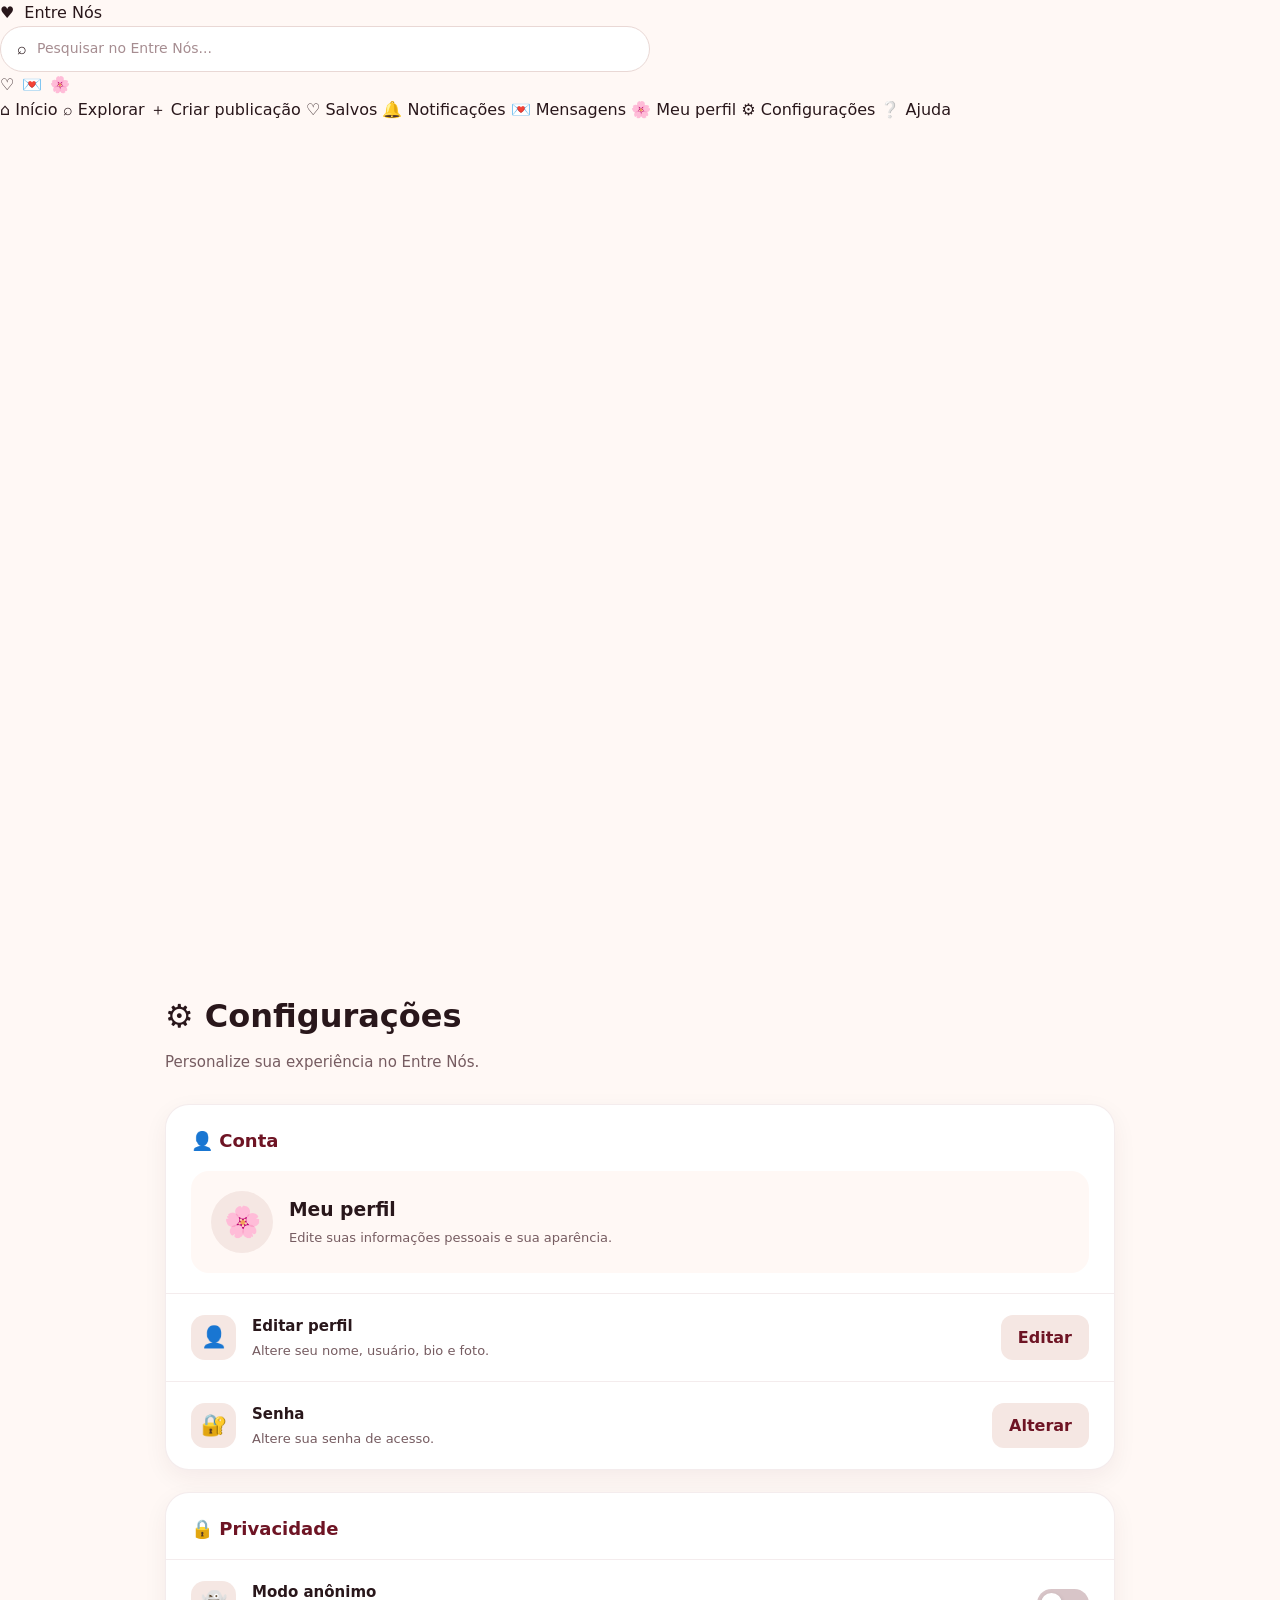
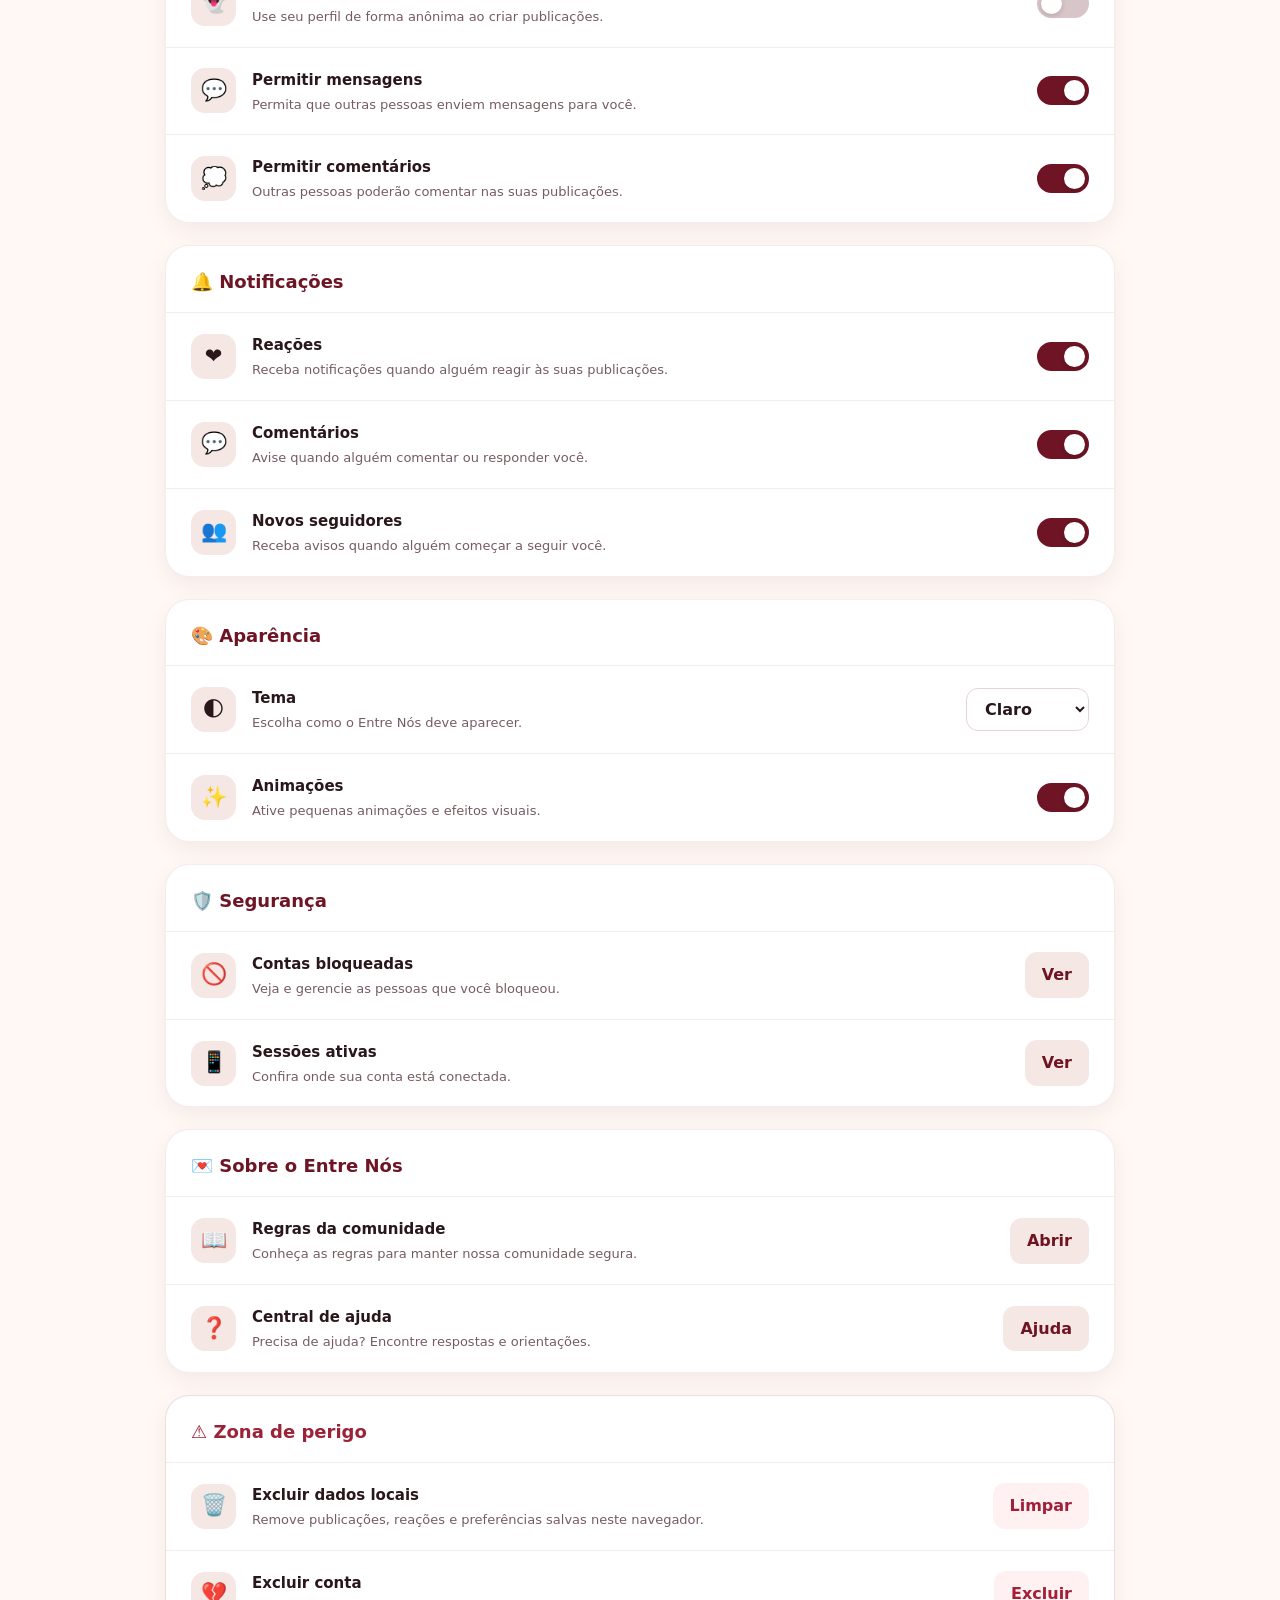
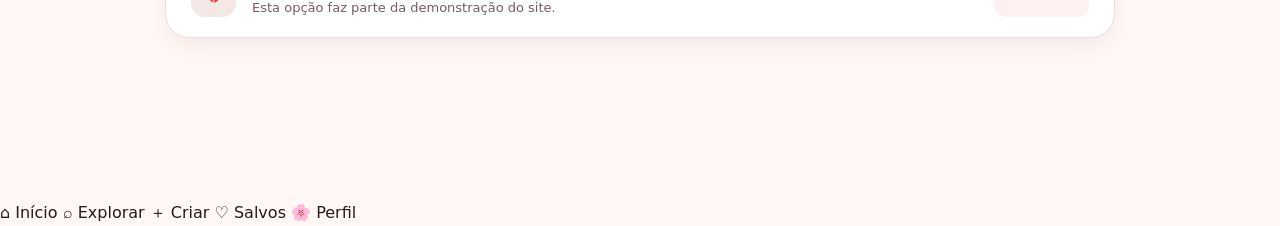
<file: configuracoes.html>
<!DOCTYPE html>
<html lang="pt-BR">
<head>
    <meta charset="UTF-8">
    <meta name="viewport" content="width=device-width, initial-scale=1.0">

    <title>Configurações — Entre Nós</title>

    <link rel="stylesheet" href="css/style.css">

    <style>
        /* ========================================
           CONFIGURAÇÕES
        ======================================== */

        .settings-page {
            max-width: 1000px;
            margin: 0 auto;
            padding: 35px 25px 70px;
        }

        .settings-header {
            margin-bottom: 30px;
        }

        .settings-header h1 {
            font-size: 32px;
            margin-bottom: 8px;
            color: var(--text, #29171B);
        }

        .settings-header p {
            color: var(--secondary, #765C61);
            font-size: 15px;
        }

        .settings-section {
            background: var(--card, #fff);
            border-radius: 24px;
            margin-bottom: 22px;
            overflow: hidden;
            box-shadow: 0 8px 25px rgba(70, 20, 30, 0.06);
            border: 1px solid rgba(110, 20, 36, 0.08);
        }

        .settings-section-title {
            padding: 22px 25px 15px;
            font-size: 18px;
            font-weight: 800;
            color: var(--wine, #6E1424);
        }

        .setting-item {
            display: flex;
            align-items: center;
            justify-content: space-between;
            gap: 20px;
            padding: 20px 25px;
            border-top: 1px solid rgba(110, 20, 36, 0.08);
            transition: background .2s ease;
        }

        .setting-item:hover {
            background: rgba(110, 20, 36, 0.025);
        }

        .setting-info {
            display: flex;
            align-items: center;
            gap: 16px;
            min-width: 0;
        }

        .setting-icon {
            width: 45px;
            height: 45px;
            flex-shrink: 0;
            border-radius: 14px;
            background: #F5E7E3;
            display: flex;
            align-items: center;
            justify-content: center;
            font-size: 21px;
        }

        .setting-text h3 {
            margin: 0 0 4px;
            font-size: 15px;
            color: var(--text, #29171B);
        }

        .setting-text p {
            margin: 0;
            font-size: 13px;
            line-height: 1.45;
            color: var(--secondary, #765C61);
        }

        .setting-action {
            flex-shrink: 0;
        }

        .setting-button {
            border: 0;
            background: #F5E7E3;
            color: #6E1424;
            padding: 10px 17px;
            border-radius: 12px;
            font-weight: 700;
            cursor: pointer;
            transition: .2s;
        }

        .setting-button:hover {
            background: #6E1424;
            color: white;
            transform: translateY(-1px);
        }

        /* TOGGLE */

        .toggle {
            position: relative;
            width: 52px;
            height: 29px;
            flex-shrink: 0;
        }

        .toggle input {
            opacity: 0;
            width: 0;
            height: 0;
        }

        .toggle-slider {
            position: absolute;
            inset: 0;
            background: #D8C5C8;
            border-radius: 30px;
            cursor: pointer;
            transition: .25s;
        }

        .toggle-slider::before {
            content: "";
            position: absolute;
            width: 21px;
            height: 21px;
            left: 4px;
            top: 4px;
            background: white;
            border-radius: 50%;
            transition: .25s;
            box-shadow: 0 2px 5px rgba(0,0,0,.15);
        }

        .toggle input:checked + .toggle-slider {
            background: #6E1424;
        }

        .toggle input:checked + .toggle-slider::before {
            transform: translateX(23px);
        }

        /* SELECT */

        .setting-select {
            border: 1px solid #E5D5D8;
            background: white;
            color: #29171B;
            border-radius: 12px;
            padding: 10px 14px;
            font-weight: 600;
            cursor: pointer;
            outline: none;
        }

        .setting-select:focus {
            border-color: #8F1D32;
        }

        /* PERFIL */

        .profile-preview {
            margin: 0 25px 20px;
            padding: 20px;
            border-radius: 18px;
            background: #FFF8F5;
            display: flex;
            align-items: center;
            gap: 16px;
        }

        .profile-avatar {
            width: 62px;
            height: 62px;
            border-radius: 50%;
            background: #F5E7E3;
            display: flex;
            align-items: center;
            justify-content: center;
            font-size: 30px;
        }

        .profile-preview h3 {
            margin: 0 0 3px;
            color: #29171B;
        }

        .profile-preview p {
            margin: 0;
            color: #765C61;
            font-size: 13px;
        }

        /* DANGER */

        .danger-section {
            border: 1px solid rgba(160, 30, 50, .15);
        }

        .danger-section .settings-section-title {
            color: #9B2338;
        }

        .danger-button {
            border: 0;
            background: #FFF0F2;
            color: #A21F38;
            padding: 10px 17px;
            border-radius: 12px;
            font-weight: 700;
            cursor: pointer;
        }

        .danger-button:hover {
            background: #A21F38;
            color: white;
        }

        /* MOBILE */

        @media (max-width: 700px) {

            .settings-page {
                padding: 25px 15px 100px;
            }

            .settings-header h1 {
                font-size: 27px;
            }

            .setting-item {
                align-items: flex-start;
                padding: 18px;
            }

            .setting-info {
                gap: 12px;
            }

            .setting-icon {
                width: 40px;
                height: 40px;
                font-size: 18px;
            }

            .setting-action {
                margin-top: 3px;
            }

            .setting-button,
            .danger-button {
                padding: 9px 12px;
                font-size: 12px;
            }

            .setting-select {
                max-width: 120px;
            }
        }
    </style>
</head>

<body>

<!-- ========================================
     HEADER
======================================== -->

<header class="top-header">

    <a href="index.html" class="logo">
        <span>♥</span>
        Entre Nós
    </a>

    <div class="search-bar">
        <span>⌕</span>
        <input
            type="text"
            placeholder="Pesquisar no Entre Nós..."
            onclick="window.location.href='explorar.html'"
        >
    </div>

    <div class="header-actions">

        <a href="notificacoes.html" class="header-icon" title="Notificações">
            ♡
        </a>

        <a href="mensagens.html" class="header-icon" title="Mensagens">
            💌
        </a>

        <a href="perfil.html" class="header-avatar" title="Meu perfil">
            🌸
        </a>

    </div>

</header>


<!-- ========================================
     SIDEBAR
======================================== -->

<aside class="sidebar">

    <nav>

        <a href="index.html">
            <span>⌂</span>
            Início
        </a>

        <a href="explorar.html">
            <span>⌕</span>
            Explorar
        </a>

        <a href="criar.html">
            <span>＋</span>
            Criar publicação
        </a>

        <a href="salvos.html">
            <span>♡</span>
            Salvos
        </a>

        <a href="notificacoes.html">
            <span>🔔</span>
            Notificações
        </a>

        <a href="mensagens.html">
            <span>💌</span>
            Mensagens
        </a>

        <a href="perfil.html">
            <span>🌸</span>
            Meu perfil
        </a>

        <a href="configuracoes.html" class="active">
            <span>⚙️</span>
            Configurações
        </a>

        <a href="ajuda.html">
            <span>❔</span>
            Ajuda
        </a>

    </nav>

</aside>


<!-- ========================================
     CONTEÚDO
======================================== -->

<main class="main-content">

    <div class="settings-page">

        <div class="settings-header">
            <h1>⚙️ Configurações</h1>
            <p>Personalize sua experiência no Entre Nós.</p>
        </div>


        <!-- ========================================
             CONTA
        ======================================== -->

        <section class="settings-section">

            <div class="settings-section-title">
                👤 Conta
            </div>

            <div class="profile-preview">

                <div class="profile-avatar">
                    🌸
                </div>

                <div>
                    <h3>Meu perfil</h3>
                    <p>Edite suas informações pessoais e sua aparência.</p>
                </div>

            </div>

            <div class="setting-item">

                <div class="setting-info">

                    <div class="setting-icon">
                        👤
                    </div>

                    <div class="setting-text">
                        <h3>Editar perfil</h3>
                        <p>Altere seu nome, usuário, bio e foto.</p>
                    </div>

                </div>

                <div class="setting-action">
                    <button
                        class="setting-button"
                        onclick="window.location.href='perfil.html'"
                    >
                        Editar
                    </button>
                </div>

            </div>


            <div class="setting-item">

                <div class="setting-info">

                    <div class="setting-icon">
                        🔐
                    </div>

                    <div class="setting-text">
                        <h3>Senha</h3>
                        <p>Altere sua senha de acesso.</p>
                    </div>

                </div>

                <div class="setting-action">
                    <button
                        class="setting-button"
                        onclick="showMessage('A área de senha será aberta aqui.')"
                    >
                        Alterar
                    </button>
                </div>

            </div>

        </section>


        <!-- ========================================
             PRIVACIDADE
        ======================================== -->

        <section class="settings-section">

            <div class="settings-section-title">
                🔒 Privacidade
            </div>


            <div class="setting-item">

                <div class="setting-info">

                    <div class="setting-icon">
                        👻
                    </div>

                    <div class="setting-text">
                        <h3>Modo anônimo</h3>
                        <p>Use seu perfil de forma anônima ao criar publicações.</p>
                    </div>

                </div>

                <label class="toggle">
                    <input type="checkbox" id="anonymousMode">
                    <span class="toggle-slider"></span>
                </label>

            </div>


            <div class="setting-item">

                <div class="setting-info">

                    <div class="setting-icon">
                        💬
                    </div>

                    <div class="setting-text">
                        <h3>Permitir mensagens</h3>
                        <p>Permita que outras pessoas enviem mensagens para você.</p>
                    </div>

                </div>

                <label class="toggle">
                    <input type="checkbox" id="allowMessages" checked>
                    <span class="toggle-slider"></span>
                </label>

            </div>


            <div class="setting-item">

                <div class="setting-info">

                    <div class="setting-icon">
                        💭
                    </div>

                    <div class="setting-text">
                        <h3>Permitir comentários</h3>
                        <p>Outras pessoas poderão comentar nas suas publicações.</p>
                    </div>

                </div>

                <label class="toggle">
                    <input type="checkbox" id="allowComments" checked>
                    <span class="toggle-slider"></span>
                </label>

            </div>

        </section>


        <!-- ========================================
             NOTIFICAÇÕES
        ======================================== -->

        <section class="settings-section">

            <div class="settings-section-title">
                🔔 Notificações
            </div>


            <div class="setting-item">

                <div class="setting-info">

                    <div class="setting-icon">
                        ❤️
                    </div>

                    <div class="setting-text">
                        <h3>Reações</h3>
                        <p>Receba notificações quando alguém reagir às suas publicações.</p>
                    </div>

                </div>

                <label class="toggle">
                    <input type="checkbox" id="reactionNotifications" checked>
                    <span class="toggle-slider"></span>
                </label>

            </div>


            <div class="setting-item">

                <div class="setting-info">

                    <div class="setting-icon">
                        💬
                    </div>

                    <div class="setting-text">
                        <h3>Comentários</h3>
                        <p>Avise quando alguém comentar ou responder você.</p>
                    </div>

                </div>

                <label class="toggle">
                    <input type="checkbox" id="commentNotifications" checked>
                    <span class="toggle-slider"></span>
                </label>

            </div>


            <div class="setting-item">

                <div class="setting-info">

                    <div class="setting-icon">
                        👥
                    </div>

                    <div class="setting-text">
                        <h3>Novos seguidores</h3>
                        <p>Receba avisos quando alguém começar a seguir você.</p>
                    </div>

                </div>

                <label class="toggle">
                    <input type="checkbox" id="followNotifications" checked>
                    <span class="toggle-slider"></span>
                </label>

            </div>

        </section>


        <!-- ========================================
             APARÊNCIA
        ======================================== -->

        <section class="settings-section">

            <div class="settings-section-title">
                🎨 Aparência
            </div>


            <div class="setting-item">

                <div class="setting-info">

                    <div class="setting-icon">
                        🌓
                    </div>

                    <div class="setting-text">
                        <h3>Tema</h3>
                        <p>Escolha como o Entre Nós deve aparecer.</p>
                    </div>

                </div>

                <select
                    class="setting-select"
                    id="themeSelect"
                >
                    <option value="light">Claro</option>
                    <option value="dark">Escuro</option>
                    <option value="system">Sistema</option>
                </select>

            </div>


            <div class="setting-item">

                <div class="setting-info">

                    <div class="setting-icon">
                        ✨
                    </div>

                    <div class="setting-text">
                        <h3>Animações</h3>
                        <p>Ative pequenas animações e efeitos visuais.</p>
                    </div>

                </div>

                <label class="toggle">
                    <input type="checkbox" id="animations" checked>
                    <span class="toggle-slider"></span>
                </label>

            </div>

        </section>


        <!-- ========================================
             SEGURANÇA
        ======================================== -->

        <section class="settings-section">

            <div class="settings-section-title">
                🛡️ Segurança
            </div>


            <div class="setting-item">

                <div class="setting-info">

                    <div class="setting-icon">
                        🚫
                    </div>

                    <div class="setting-text">
                        <h3>Contas bloqueadas</h3>
                        <p>Veja e gerencie as pessoas que você bloqueou.</p>
                    </div>

                </div>

                <button
                    class="setting-button"
                    onclick="showMessage('Você ainda não possui contas bloqueadas.')"
                >
                    Ver
                </button>

            </div>


            <div class="setting-item">

                <div class="setting-info">

                    <div class="setting-icon">
                        📱
                    </div>

                    <div class="setting-text">
                        <h3>Sessões ativas</h3>
                        <p>Confira onde sua conta está conectada.</p>
                    </div>

                </div>

                <button
                    class="setting-button"
                    onclick="showMessage('Esta é a sua sessão atual.')"
                >
                    Ver
                </button>

            </div>

        </section>


        <!-- ========================================
             SOBRE
        ======================================== -->

        <section class="settings-section">

            <div class="settings-section-title">
                💌 Sobre o Entre Nós
            </div>


            <div class="setting-item">

                <div class="setting-info">

                    <div class="setting-icon">
                        📖
                    </div>

                    <div class="setting-text">
                        <h3>Regras da comunidade</h3>
                        <p>Conheça as regras para manter nossa comunidade segura.</p>
                    </div>

                </div>

                <button
                    class="setting-button"
                    onclick="showMessage('As regras da comunidade estarão disponíveis em breve.')"
                >
                    Abrir
                </button>

            </div>


            <div class="setting-item">

                <div class="setting-info">

                    <div class="setting-icon">
                        ❓
                    </div>

                    <div class="setting-text">
                        <h3>Central de ajuda</h3>
                        <p>Precisa de ajuda? Encontre respostas e orientações.</p>
                    </div>

                </div>

                <button
                    class="setting-button"
                    onclick="window.location.href='ajuda.html'"
                >
                    Ajuda
                </button>

            </div>

        </section>


        <!-- ========================================
             ZONA DE PERIGO
        ======================================== -->

        <section class="settings-section danger-section">

            <div class="settings-section-title">
                ⚠️ Zona de perigo
            </div>


            <div class="setting-item">

                <div class="setting-info">

                    <div class="setting-icon">
                        🗑️
                    </div>

                    <div class="setting-text">
                        <h3>Excluir dados locais</h3>
                        <p>
                            Remove publicações, reações e preferências salvas neste navegador.
                        </p>
                    </div>

                </div>

                <button
                    class="danger-button"
                    onclick="clearDemoData()"
                >
                    Limpar
                </button>

            </div>


            <div class="setting-item">

                <div class="setting-info">

                    <div class="setting-icon">
                        💔
                    </div>

                    <div class="setting-text">
                        <h3>Excluir conta</h3>
                        <p>
                            Esta opção faz parte da demonstração do site.
                        </p>
                    </div>

                </div>

                <button
                    class="danger-button"
                    onclick="deleteDemoAccount()"
                >
                    Excluir
                </button>

            </div>

        </section>

    </div>

</main>


<!-- ========================================
     MOBILE NAV
======================================== -->

<nav class="mobile-nav">

    <a href="index.html">
        <span>⌂</span>
        Início
    </a>

    <a href="explorar.html">
        <span>⌕</span>
        Explorar
    </a>

    <a href="criar.html">
        <span>＋</span>
        Criar
    </a>

    <a href="salvos.html">
        <span>♡</span>
        Salvos
    </a>

    <a href="perfil.html">
        <span>🌸</span>
        Perfil
    </a>

</nav>


<!-- ========================================
     JAVASCRIPT
======================================== -->

<script>

    function showMessage(message) {

        let toast = document.getElementById("settingsToast");

        if (!toast) {

            toast = document.createElement("div");

            toast.id = "settingsToast";

            toast.style.position = "fixed";
            toast.style.bottom = "30px";
            toast.style.left = "50%";
            toast.style.transform = "translateX(-50%)";
            toast.style.background = "#6E1424";
            toast.style.color = "#fff";
            toast.style.padding = "14px 20px";
            toast.style.borderRadius = "14px";
            toast.style.fontWeight = "700";
            toast.style.zIndex = "9999";
            toast.style.boxShadow = "0 10px 30px rgba(0,0,0,.2)";

            document.body.appendChild(toast);
        }

        toast.textContent = message;
        toast.style.opacity = "1";

        clearTimeout(window.toastTimeout);

        window.toastTimeout = setTimeout(() => {
            toast.style.opacity = "0";
        }, 2500);
    }


    /* ========================================
       SALVAR CONFIGURAÇÕES
    ======================================== */

    const settingsIds = [
        "anonymousMode",
        "allowMessages",
        "allowComments",
        "reactionNotifications",
        "commentNotifications",
        "followNotifications",
        "animations"
    ];


    settingsIds.forEach(id => {

        const element = document.getElementById(id);

        const saved =
            localStorage.getItem("entreNos_setting_" + id);

        if (saved !== null) {
            element.checked = saved === "true";
        }

        element.addEventListener("change", () => {

            localStorage.setItem(
                "entreNos_setting_" + id,
                element.checked
            );

            showMessage("Configuração salva ❤️");
        });

    });


    /* ========================================
       TEMA
    ======================================== */

    const themeSelect =
        document.getElementById("themeSelect");

    const savedTheme =
        localStorage.getItem("entreNos_theme") || "light";

    themeSelect.value = savedTheme;

    themeSelect.addEventListener("change", () => {

        localStorage.setItem(
            "entreNos_theme",
            themeSelect.value
        );

        if (themeSelect.value === "dark") {
            document.body.classList.add("dark-mode");
        } else {
            document.body.classList.remove("dark-mode");
        }

        showMessage("Tema salvo ✨");
    });


    if (savedTheme === "dark") {
        document.body.classList.add("dark-mode");
    }


    /* ========================================
       LIMPAR DADOS
    ======================================== */

    function clearDemoData() {

        const confirmed = confirm(
            "Tem certeza que deseja limpar os dados da demonstração?"
        );

        if (!confirmed) return;

        Object.keys(localStorage)
            .filter(key => key.startsWith("entreNos_"))
            .forEach(key => localStorage.removeItem(key));

        showMessage("Dados locais removidos.");

        setTimeout(() => {
            window.location.reload();
        }, 1200);
    }


    /* ========================================
       EXCLUIR CONTA
    ======================================== */

    function deleteDemoAccount() {

        const confirmed = confirm(
            "Essa é uma demonstração. Deseja simular a exclusão da conta?"
        );

        if (!confirmed) return;

        showMessage("Conta excluída da demonstração 💔");

        setTimeout(() => {
            window.location.href = "index.html";
        }, 1800);
    }

</script>

</body>
</html>
</file>
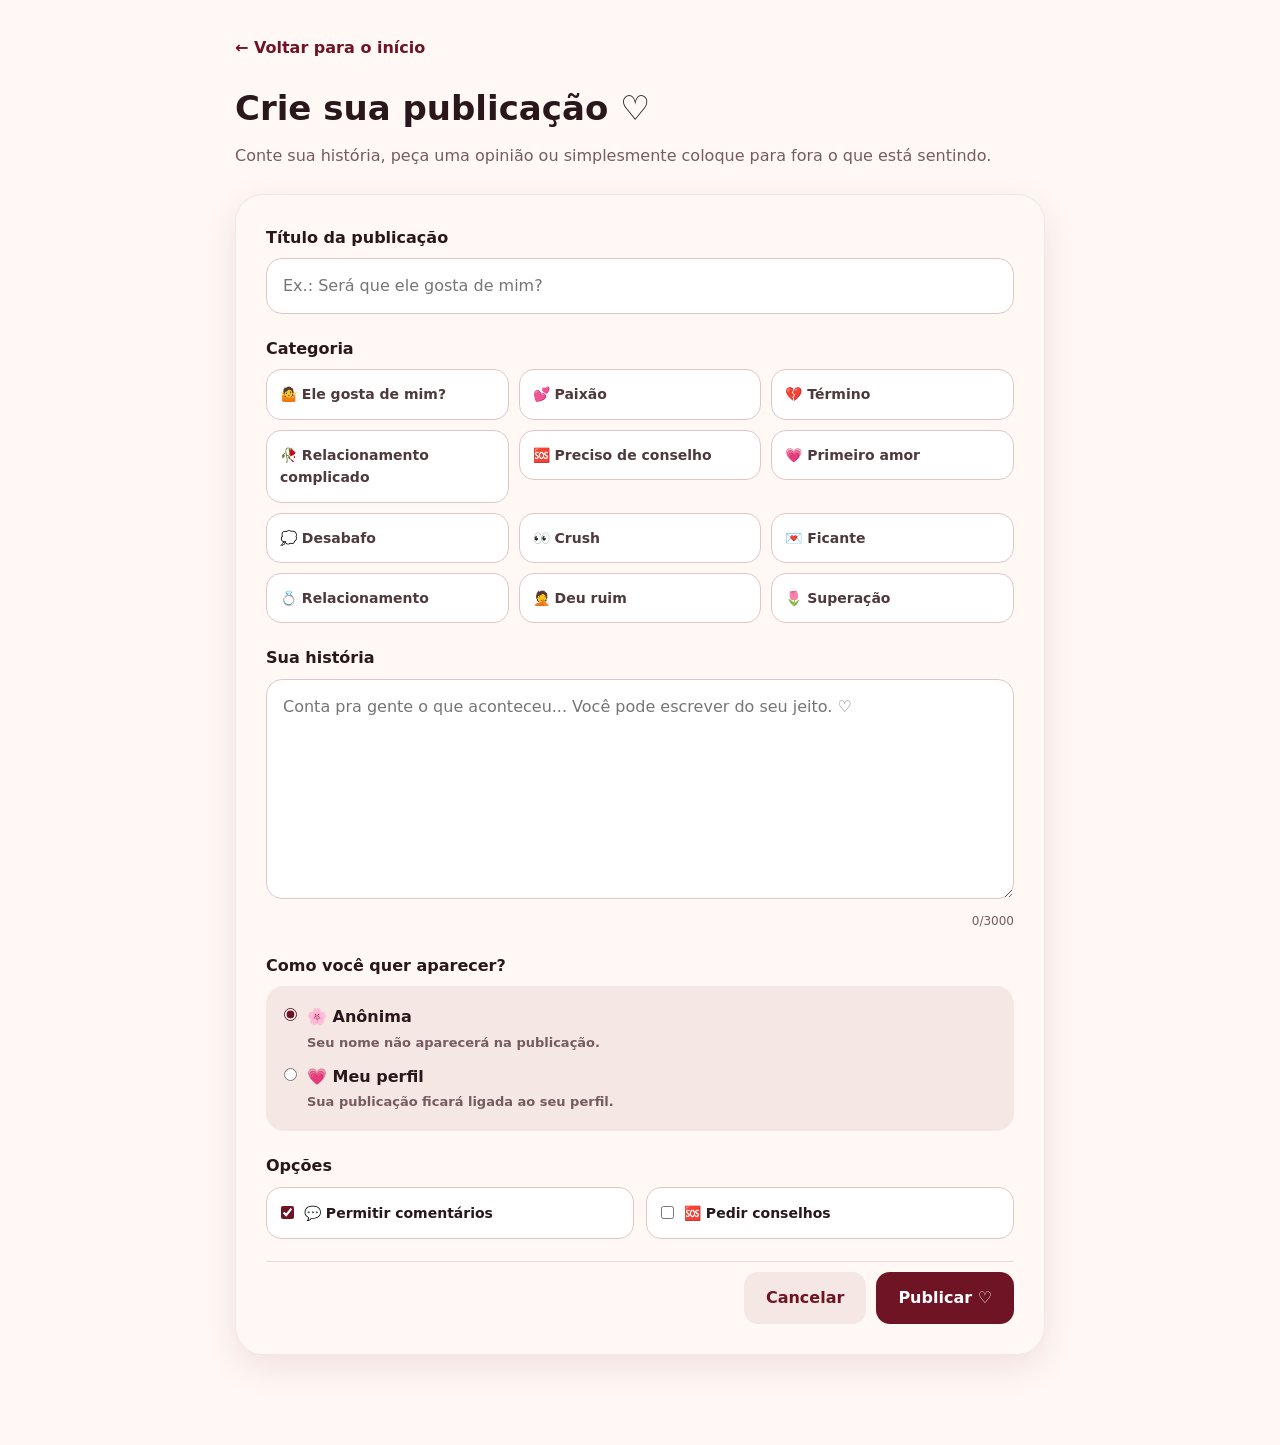
<file: criar.html>
<!DOCTYPE html>
<html lang="pt-BR">
<head>
    <meta charset="UTF-8">
    <meta name="viewport" content="width=device-width, initial-scale=1.0">

    <title>Criar publicação ♡ Entre Nós</title>

    <link rel="stylesheet" href="css/style.css">

    <style>
        .create-page {
            max-width: 850px;
            margin: 0 auto;
            padding: 35px 20px 90px;
        }

        .create-header {
            margin-bottom: 25px;
        }

        .back-link {
            display: inline-flex;
            align-items: center;
            gap: 8px;
            color: #6E1424;
            text-decoration: none;
            font-weight: 700;
            margin-bottom: 20px;
        }

        .back-link:hover {
            text-decoration: underline;
        }

        .create-header h1 {
            margin: 0 0 8px;
            color: #29171B;
            font-size: 34px;
        }

        .create-header p {
            margin: 0;
            color: #765C61;
            line-height: 1.6;
        }

        .create-card {
            background: #FFF8F5;
            border-radius: 28px;
            padding: 30px;
            box-shadow: 0 12px 35px rgba(110, 20, 36, .10);
            border: 1px solid rgba(110, 20, 36, .08);
        }

        .form-group {
            margin-bottom: 22px;
        }

        .form-group label {
            display: block;
            margin-bottom: 8px;
            color: #29171B;
            font-weight: 800;
        }

        .form-help {
            display: block;
            margin-top: 6px;
            color: #765C61;
            font-size: 13px;
        }

        .create-input,
        .create-select,
        .create-textarea {
            width: 100%;
            box-sizing: border-box;
            border: 1px solid #DFC8C4;
            background: white;
            color: #29171B;
            border-radius: 16px;
            padding: 14px 16px;
            font: inherit;
            outline: none;
            transition: .2s;
        }

        .create-input:focus,
        .create-select:focus,
        .create-textarea:focus {
            border-color: #8F1D32;
            box-shadow: 0 0 0 3px rgba(143, 29, 50, .10);
        }

        .create-textarea {
            min-height: 220px;
            resize: vertical;
            line-height: 1.6;
        }

        .category-grid {
            display: grid;
            grid-template-columns: repeat(3, 1fr);
            gap: 10px;
        }

        .category-option {
            position: relative;
        }

        .category-option input {
            position: absolute;
            opacity: 0;
            pointer-events: none;
        }

        .category-option label {
            display: block;
            margin: 0;
            padding: 13px;
            border: 1px solid #DFC8C4;
            background: white;
            border-radius: 15px;
            color: #4E393D;
            cursor: pointer;
            font-size: 14px;
            transition: .2s;
        }

        .category-option label:hover {
            border-color: #8F1D32;
            transform: translateY(-1px);
        }

        .category-option input:checked + label {
            background: #6E1424;
            border-color: #6E1424;
            color: white;
        }

        .visibility-box {
            background: #F5E7E3;
            border-radius: 18px;
            padding: 18px;
        }

        .visibility-option {
            display: flex;
            align-items: flex-start;
            gap: 10px;
            margin: 10px 0;
        }

        .visibility-option:first-child {
            margin-top: 0;
        }

        .visibility-option:last-child {
            margin-bottom: 0;
        }

        .visibility-option input {
            margin-top: 4px;
            accent-color: #6E1424;
        }

        .visibility-option label {
            margin: 0;
            cursor: pointer;
        }

        .visibility-title {
            display: block;
            color: #29171B;
            font-weight: 700;
        }

        .visibility-description {
            display: block;
            color: #765C61;
            font-size: 13px;
            margin-top: 3px;
        }

        .extra-options {
            display: grid;
            grid-template-columns: repeat(2, 1fr);
            gap: 12px;
        }

        .extra-option {
            display: flex;
            align-items: center;
            gap: 10px;
            padding: 14px;
            background: white;
            border: 1px solid #DFC8C4;
            border-radius: 15px;
        }

        .extra-option input {
            accent-color: #6E1424;
        }

        .extra-option label {
            margin: 0;
            cursor: pointer;
            font-size: 14px;
        }

        .character-counter {
            text-align: right;
            color: #765C61;
            font-size: 12px;
            margin-top: 5px;
        }

        .create-actions {
            display: flex;
            justify-content: flex-end;
            gap: 10px;
            padding-top: 10px;
            border-top: 1px solid #EAD9D5;
        }

        .btn-cancel,
        .btn-publish {
            border: 0;
            border-radius: 14px;
            padding: 13px 22px;
            font: inherit;
            font-weight: 800;
            cursor: pointer;
            transition: .2s;
        }

        .btn-cancel {
            background: #F5E7E3;
            color: #6E1424;
        }

        .btn-publish {
            background: #6E1424;
            color: white;
        }

        .btn-cancel:hover,
        .btn-publish:hover {
            transform: translateY(-2px);
        }

        .btn-publish:hover {
            background: #8F1D32;
        }

        .success-message {
            display: none;
            background: #F5E7E3;
            color: #6E1424;
            padding: 15px 18px;
            border-radius: 15px;
            margin-bottom: 20px;
            font-weight: 700;
        }

        .success-message.show {
            display: block;
        }

        @media (max-width: 650px) {

            .create-page {
                padding: 22px 13px 80px;
            }

            .create-card {
                padding: 20px;
                border-radius: 22px;
            }

            .create-header h1 {
                font-size: 28px;
            }

            .category-grid {
                grid-template-columns: 1fr 1fr;
            }

            .extra-options {
                grid-template-columns: 1fr;
            }

            .create-actions {
                flex-direction: column-reverse;
            }

            .btn-cancel,
            .btn-publish {
                width: 100%;
            }
        }
    </style>
</head>

<body>

<main class="create-page">

    <div class="create-header">

        <a href="index.html" class="back-link">
            ← Voltar para o início
        </a>

        <h1>Crie sua publicação ♡</h1>

        <p>
            Conte sua história, peça uma opinião ou simplesmente coloque
            para fora o que está sentindo.
        </p>

    </div>


    <div id="successMessage" class="success-message">
        Publicação criada com sucesso! ♡
    </div>


    <section class="create-card">

        <form id="createPostForm">

            <!-- TÍTULO -->

            <div class="form-group">

                <label for="postTitle">
                    Título da publicação
                </label>

                <input
                    type="text"
                    id="postTitle"
                    class="create-input"
                    maxlength="120"
                    placeholder="Ex.: Será que ele gosta de mim?"
                    required
                >

            </div>


            <!-- CATEGORIA -->

            <div class="form-group">

                <label>
                    Categoria
                </label>

                <div class="category-grid">

                    <div class="category-option">
                        <input
                            type="radio"
                            name="category"
                            id="cat1"
                            value="🤷 Ele gosta de mim?"
                            required
                        >
                        <label for="cat1">
                            🤷 Ele gosta de mim?
                        </label>
                    </div>

                    <div class="category-option">
                        <input
                            type="radio"
                            name="category"
                            id="cat2"
                            value="💕 Paixão"
                        >
                        <label for="cat2">
                            💕 Paixão
                        </label>
                    </div>

                    <div class="category-option">
                        <input
                            type="radio"
                            name="category"
                            id="cat3"
                            value="💔 Término"
                        >
                        <label for="cat3">
                            💔 Término
                        </label>
                    </div>

                    <div class="category-option">
                        <input
                            type="radio"
                            name="category"
                            id="cat4"
                            value="🥀 Relacionamento complicado"
                        >
                        <label for="cat4">
                            🥀 Relacionamento complicado
                        </label>
                    </div>

                    <div class="category-option">
                        <input
                            type="radio"
                            name="category"
                            id="cat5"
                            value="🆘 Preciso de conselho"
                        >
                        <label for="cat5">
                            🆘 Preciso de conselho
                        </label>
                    </div>

                    <div class="category-option">
                        <input
                            type="radio"
                            name="category"
                            id="cat6"
                            value="💗 Primeiro amor"
                        >
                        <label for="cat6">
                            💗 Primeiro amor
                        </label>
                    </div>

                    <div class="category-option">
                        <input
                            type="radio"
                            name="category"
                            id="cat7"
                            value="💭 Desabafo"
                        >
                        <label for="cat7">
                            💭 Desabafo
                        </label>
                    </div>

                    <div class="category-option">
                        <input
                            type="radio"
                            name="category"
                            id="cat8"
                            value="👀 Crush"
                        >
                        <label for="cat8">
                            👀 Crush
                        </label>
                    </div>

                    <div class="category-option">
                        <input
                            type="radio"
                            name="category"
                            id="cat9"
                            value="💌 Ficante"
                        >
                        <label for="cat9">
                            💌 Ficante
                        </label>
                    </div>

                    <div class="category-option">
                        <input
                            type="radio"
                            name="category"
                            id="cat10"
                            value="💍 Relacionamento"
                        >
                        <label for="cat10">
                            💍 Relacionamento
                        </label>
                    </div>

                    <div class="category-option">
                        <input
                            type="radio"
                            name="category"
                            id="cat11"
                            value="🤦 Deu ruim"
                        >
                        <label for="cat11">
                            🤦 Deu ruim
                        </label>
                    </div>

                    <div class="category-option">
                        <input
                            type="radio"
                            name="category"
                            id="cat12"
                            value="🌷 Superação"
                        >
                        <label for="cat12">
                            🌷 Superação
                        </label>
                    </div>

                </div>

            </div>


            <!-- TEXTO -->

            <div class="form-group">

                <label for="postText">
                    Sua história
                </label>

                <textarea
                    id="postText"
                    class="create-textarea"
                    maxlength="3000"
                    placeholder="Conta pra gente o que aconteceu... Você pode escrever do seu jeito. ♡"
                    required
                ></textarea>

                <div class="character-counter">
                    <span id="charCount">0</span>/3000
                </div>

            </div>


            <!-- IDENTIDADE -->

            <div class="form-group">

                <label>
                    Como você quer aparecer?
                </label>

                <div class="visibility-box">

                    <div class="visibility-option">

                        <input
                            type="radio"
                            name="identity"
                            id="anonymous"
                            value="anonymous"
                            checked
                        >

                        <label for="anonymous">

                            <span class="visibility-title">
                                🌸 Anônima
                            </span>

                            <span class="visibility-description">
                                Seu nome não aparecerá na publicação.
                            </span>

                        </label>

                    </div>


                    <div class="visibility-option">

                        <input
                            type="radio"
                            name="identity"
                            id="identified"
                            value="identified"
                        >

                        <label for="identified">

                            <span class="visibility-title">
                                💗 Meu perfil
                            </span>

                            <span class="visibility-description">
                                Sua publicação ficará ligada ao seu perfil.
                            </span>

                        </label>

                    </div>

                </div>

            </div>


            <!-- OPÇÕES -->

            <div class="form-group">

                <label>
                    Opções
                </label>

                <div class="extra-options">

                    <div class="extra-option">

                        <input
                            type="checkbox"
                            id="allowComments"
                            checked
                        >

                        <label for="allowComments">
                            💬 Permitir comentários
                        </label>

                    </div>


                    <div class="extra-option">

                        <input
                            type="checkbox"
                            id="askAdvice"
                        >

                        <label for="askAdvice">
                            🆘 Pedir conselhos
                        </label>

                    </div>

                </div>

            </div>


            <!-- BOTÕES -->

            <div class="create-actions">

                <button
                    type="button"
                    class="btn-cancel"
                    onclick="window.location.href='index.html'"
                >
                    Cancelar
                </button>

                <button
                    type="submit"
                    class="btn-publish"
                >
                    Publicar ♡
                </button>

            </div>

        </form>

    </section>

</main>


<div id="toast" class="toast"></div>


<script>

    const form = document.getElementById("createPostForm");

    const postText = document.getElementById("postText");

    const charCount = document.getElementById("charCount");

    const successMessage =
        document.getElementById("successMessage");


    /* CONTADOR */

    postText.addEventListener("input", () => {

        charCount.textContent = postText.value.length;

    });


    /* TOAST */

    function showToast(message) {

        const toast = document.getElementById("toast");

        if (!toast) return;

        toast.textContent = message;

        toast.classList.add("show");

        setTimeout(() => {

            toast.classList.remove("show");

        }, 2500);

    }


    /* CRIAR PUBLICAÇÃO */

    form.addEventListener("submit", (event) => {

        event.preventDefault();


        const title =
            document.getElementById("postTitle").value.trim();

        const text =
            document.getElementById("postText").value.trim();

        const category =
            document.querySelector(
                'input[name="category"]:checked'
            )?.value;

        const identity =
            document.querySelector(
                'input[name="identity"]:checked'
            )?.value;


        if (!title || !text || !category) {

            showToast("Preencha os campos obrigatórios ♡");

            return;

        }


        let userPosts = [];

        try {

            userPosts = JSON.parse(
                localStorage.getItem("entreNos_userPosts") || "[]"
            );

        } catch {

            userPosts = [];

        }


        const newPost = {

            id: Date.now(),

            categoria: category,

            avatar: identity === "anonymous"
                ? "🌸"
                : "💗",

            nome: identity === "anonymous"
                ? "Anônima"
                : "Você",

            tempo: "agora",

            titulo: title,

            texto: text,

            views: 0,

            commentsEnabled:
                document.getElementById("allowComments").checked,

            askingAdvice:
                document.getElementById("askAdvice").checked

        };


        userPosts.unshift(newPost);


        localStorage.setItem(
            "entreNos_userPosts",
            JSON.stringify(userPosts)
        );


        successMessage.classList.add("show");

        showToast("Publicação criada! ❤️");


        form.reset();

        charCount.textContent = "0";


        setTimeout(() => {

            window.location.href =
                "post.html?id=" + newPost.id;

        }, 900);

    });

</script>

</body>
</html>
</file>
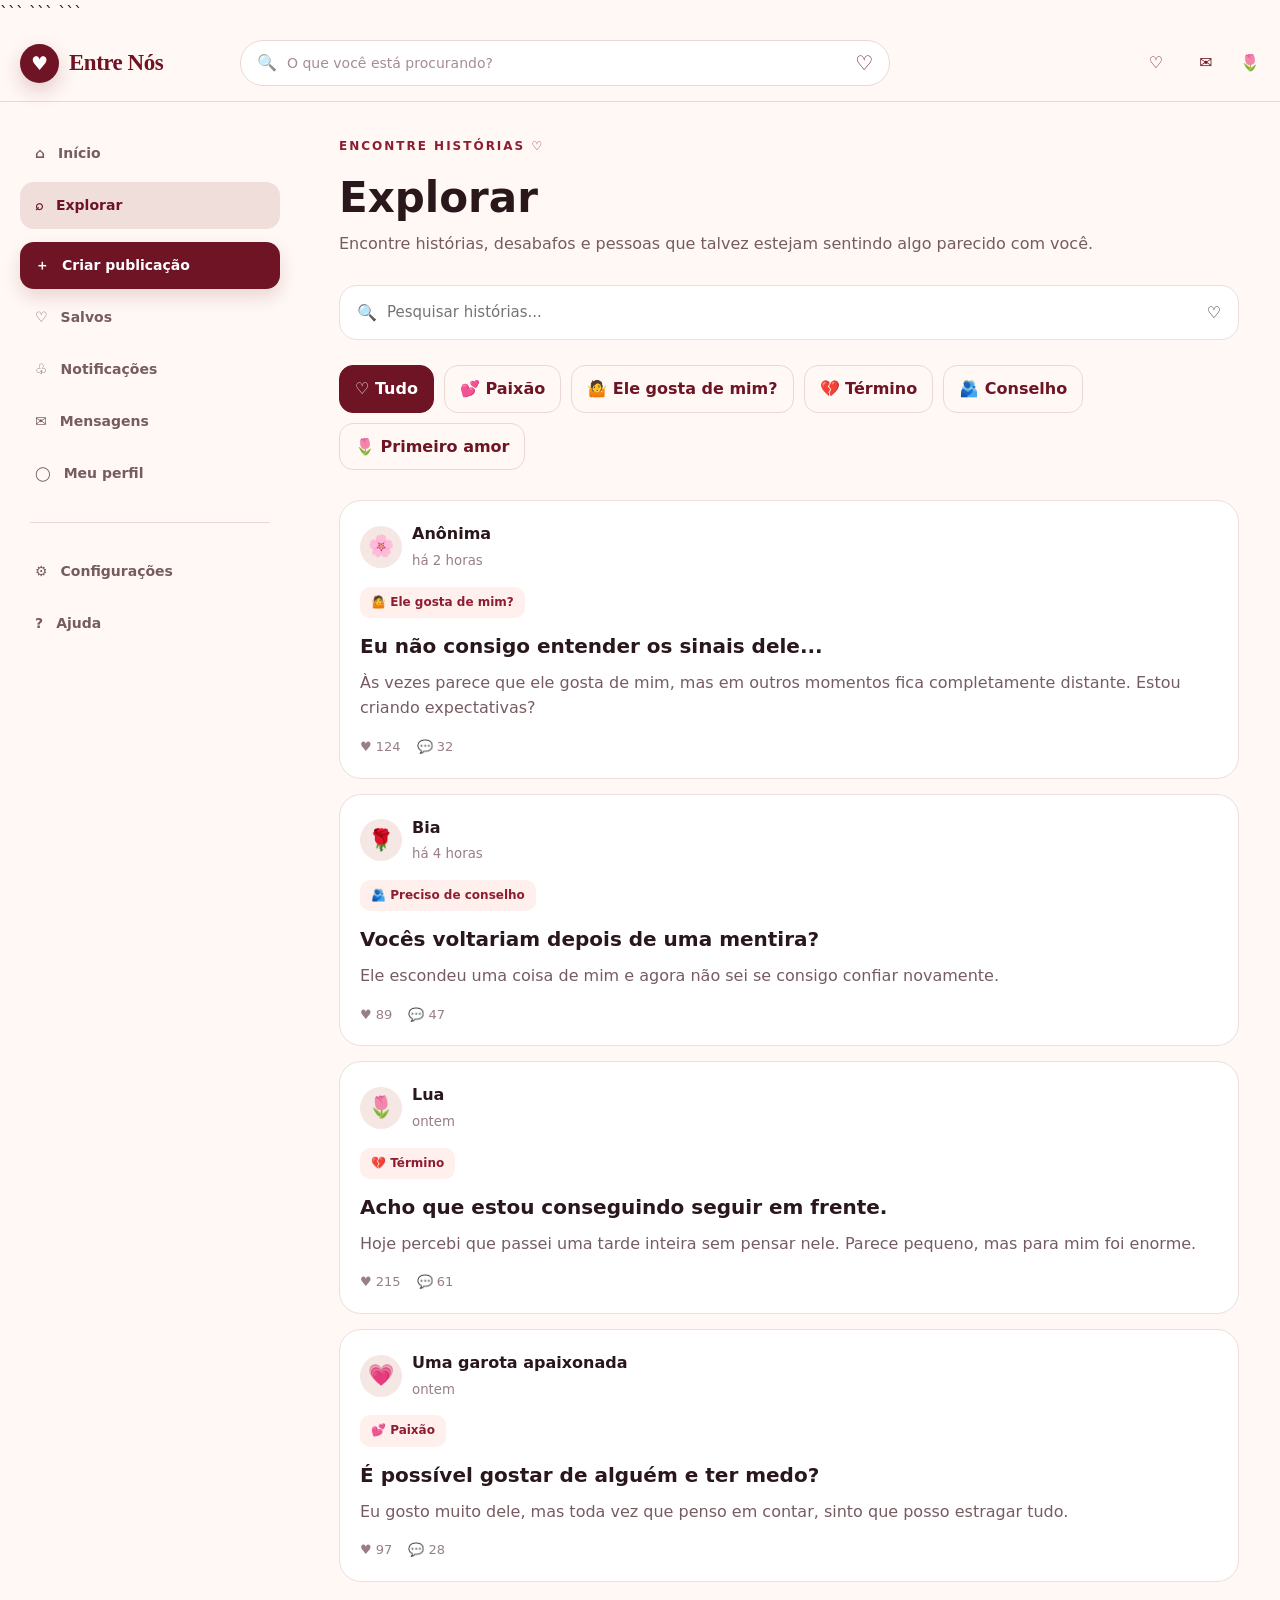
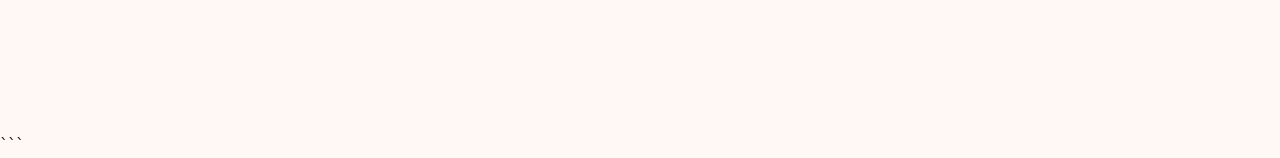
<file: explorar.html>
<!DOCTYPE html>

<html lang="pt-BR">
<head>
    <meta charset="UTF-8">
    <meta name="viewport" content="width=device-width, initial-scale=1.0">

```
<title>Explorar — Entre Nós ♡</title>

<link rel="stylesheet" href="css/style.css">

<style>

    .explore-page {
        width: 100%;
        max-width: 900px;
        margin: 0 auto;
        padding-bottom: 80px;
    }

    .explore-header {
        margin-bottom: 28px;
    }

    .explore-label {
        display: block;
        font-size: 12px;
        font-weight: 800;
        letter-spacing: 2px;
        color: #8f1d32;
        margin-bottom: 8px;
    }

    .explore-header h1 {
        margin: 0;
        color: #29171b;
        font-size: clamp(30px, 5vw, 42px);
    }

    .explore-header p {
        color: #765c61;
        line-height: 1.6;
    }

    .explore-search {
        display: flex;
        align-items: center;
        gap: 10px;
        background: white;
        border: 1px solid #eadfdd;
        border-radius: 18px;
        padding: 14px 17px;
        margin-bottom: 25px;
    }

    .explore-search input {
        border: none;
        outline: none;
        width: 100%;
        font-size: 15px;
        background: transparent;
    }

    .category-filters {
        display: flex;
        gap: 10px;
        flex-wrap: wrap;
        margin-bottom: 30px;
    }

    .category-filter {
        border: 1px solid #ead8d4;
        background: #fff8f5;
        color: #6e1424;
        padding: 10px 15px;
        border-radius: 14px;
        font-weight: 700;
        cursor: pointer;
        transition: .2s;
    }

    .category-filter:hover,
    .category-filter.active {
        background: #6e1424;
        color: white;
        border-color: #6e1424;
    }

    .explore-results {
        display: flex;
        flex-direction: column;
        gap: 15px;
    }

    .explore-card {
        display: block;
        text-decoration: none;
        color: inherit;
        background: white;
        border: 1px solid #eadfdd;
        border-radius: 22px;
        padding: 20px;
        transition: .2s;
    }

    .explore-card:hover {
        transform: translateY(-2px);
        box-shadow: 0 10px 28px rgba(70, 20, 30, .08);
        border-color: #d9b9bd;
    }

    .explore-author {
        display: flex;
        align-items: center;
        gap: 10px;
        margin-bottom: 14px;
    }

    .explore-avatar {
        width: 42px;
        height: 42px;
        border-radius: 50%;
        background: #f5e7e3;
        display: flex;
        align-items: center;
        justify-content: center;
        font-size: 21px;
    }

    .explore-author strong {
        display: block;
        color: #29171b;
    }

    .explore-author small {
        color: #987f84;
    }

    .explore-category {
        display: inline-block;
        padding: 6px 11px;
        background: #fff0ed;
        color: #8f1d32;
        border-radius: 10px;
        font-size: 12px;
        font-weight: 700;
        margin-bottom: 12px;
    }

    .explore-card h2 {
        margin: 0 0 8px;
        font-size: 20px;
        color: #29171b;
    }

    .explore-card p {
        margin: 0;
        color: #765c61;
        line-height: 1.6;
    }

    .explore-meta {
        display: flex;
        gap: 16px;
        margin-top: 16px;
        color: #987f84;
        font-size: 13px;
    }

    .no-results {
        display: none;
        text-align: center;
        padding: 50px 20px;
        background: white;
        border: 1px solid #eadfdd;
        border-radius: 22px;
        color: #765c61;
    }

    @media (max-width: 700px) {

        .explore-card {
            padding: 16px;
        }

        .category-filters {
            flex-wrap: nowrap;
            overflow-x: auto;
            padding-bottom: 5px;
        }

        .category-filter {
            white-space: nowrap;
        }

    }

</style>
```

</head>

<body>

```
<header class="site-header">

    <div class="header-inner">

        <a href="index.html" class="logo">
            <span class="logo-heart">♥</span>
            <span class="logo-text">Entre Nós</span>
        </a>

        <form class="search-bar" onsubmit="return false;">
            <span class="search-icon">🔍</span>

            <input
                type="search"
                placeholder="O que você está procurando?"
            >

            <span class="search-heart">♡</span>
        </form>

        <div class="header-actions">

            <a href="notificacoes.html"
               class="header-action"
               aria-label="Notificações">
                ♡
            </a>

            <a href="mensagens.html"
               class="header-action"
               aria-label="Mensagens">
                ✉
            </a>

            <a href="perfil.html"
               class="header-profile"
               aria-label="Meu perfil">
                🌷
            </a>

        </div>

    </div>

</header>


<div class="app-layout">

    <aside class="sidebar">

        <div class="sidebar-inner">

            <nav class="main-navigation">

                <a href="index.html" class="nav-item">
                    ⌂
                    <span>Início</span>
                </a>

                <a href="explorar.html" class="nav-item active">
                    ⌕
                    <span>Explorar</span>
                </a>

                <a href="criar.html" class="nav-item nav-create">
                    ＋
                    <span>Criar publicação</span>
                </a>

                <a href="salvos.html" class="nav-item">
                    ♡
                    <span>Salvos</span>
                </a>

                <a href="notificacoes.html" class="nav-item">
                    ♧
                    <span>Notificações</span>
                </a>

                <a href="mensagens.html" class="nav-item">
                    ✉
                    <span>Mensagens</span>
                </a>

                <a href="perfil.html" class="nav-item">
                    ◯
                    <span>Meu perfil</span>
                </a>

            </nav>

            <div class="sidebar-divider"></div>

            <nav class="secondary-navigation">

                <a href="configuracoes.html" class="nav-item">
                    ⚙
                    <span>Configurações</span>
                </a>

                <a href="ajuda.html" class="nav-item">
                    ?
                    <span>Ajuda</span>
                </a>

            </nav>

        </div>

    </aside>


    <main class="main-content">

        <div class="explore-page">

            <header class="explore-header">

                <span class="explore-label">
                    ENCONTRE HISTÓRIAS ♡
                </span>

                <h1>Explorar</h1>

                <p>
                    Encontre histórias, desabafos e pessoas
                    que talvez estejam sentindo algo parecido com você.
                </p>

            </header>


            <div class="explore-search">

                🔍

                <input
                    type="text"
                    id="exploreSearch"
                    placeholder="Pesquisar histórias..."
                >

                ♡

            </div>


            <div class="category-filters">

                <button class="category-filter active"
                    data-category="Todos">
                    ♡ Tudo
                </button>

                <button class="category-filter"
                    data-category="Paixão">
                    💕 Paixão
                </button>

                <button class="category-filter"
                    data-category="Ele gosta de mim?">
                    🤷 Ele gosta de mim?
                </button>

                <button class="category-filter"
                    data-category="Término">
                    💔 Término
                </button>

                <button class="category-filter"
                    data-category="Conselho">
                    🫂 Conselho
                </button>

                <button class="category-filter"
                    data-category="Primeiro amor">
                    🌷 Primeiro amor
                </button>

            </div>


            <section
                class="explore-results"
                id="exploreResults"
            >

                <a href="post.html?id=1"
                   class="explore-card"
                   data-category="Ele gosta de mim?">

                    <div class="explore-author">

                        <div class="explore-avatar">🌸</div>

                        <div>
                            <strong>Anônima</strong>
                            <small>há 2 horas</small>
                        </div>

                    </div>

                    <span class="explore-category">
                        🤷 Ele gosta de mim?
                    </span>

                    <h2>
                        Eu não consigo entender os sinais dele...
                    </h2>

                    <p>
                        Às vezes parece que ele gosta de mim,
                        mas em outros momentos fica completamente
                        distante. Estou criando expectativas?
                    </p>

                    <div class="explore-meta">
                        <span>♥ 124</span>
                        <span>💬 32</span>
                    </div>

                </a>


                <a href="post.html?id=2"
                   class="explore-card"
                   data-category="Conselho">

                    <div class="explore-author">

                        <div class="explore-avatar">🌹</div>

                        <div>
                            <strong>Bia</strong>
                            <small>há 4 horas</small>
                        </div>

                    </div>

                    <span class="explore-category">
                        🫂 Preciso de conselho
                    </span>

                    <h2>
                        Vocês voltariam depois de uma mentira?
                    </h2>

                    <p>
                        Ele escondeu uma coisa de mim e agora
                        não sei se consigo confiar novamente.
                    </p>

                    <div class="explore-meta">
                        <span>♥ 89</span>
                        <span>💬 47</span>
                    </div>

                </a>


                <a href="post.html?id=3"
                   class="explore-card"
                   data-category="Término">

                    <div class="explore-author">

                        <div class="explore-avatar">🌷</div>

                        <div>
                            <strong>Lua</strong>
                            <small>ontem</small>
                        </div>

                    </div>

                    <span class="explore-category">
                        💔 Término
                    </span>

                    <h2>
                        Acho que estou conseguindo seguir em frente.
                    </h2>

                    <p>
                        Hoje percebi que passei uma tarde inteira
                        sem pensar nele. Parece pequeno, mas para
                        mim foi enorme.
                    </p>

                    <div class="explore-meta">
                        <span>♥ 215</span>
                        <span>💬 61</span>
                    </div>

                </a>


                <a href="post.html?id=1"
                   class="explore-card"
                   data-category="Paixão">

                    <div class="explore-author">

                        <div class="explore-avatar">💗</div>

                        <div>
                            <strong>Uma garota apaixonada</strong>
                            <small>ontem</small>
                        </div>

                    </div>

                    <span class="explore-category">
                        💕 Paixão
                    </span>

                    <h2>
                        É possível gostar de alguém e ter medo?
                    </h2>

                    <p>
                        Eu gosto muito dele, mas toda vez que penso
                        em contar, sinto que posso estragar tudo.
                    </p>

                    <div class="explore-meta">
                        <span>♥ 97</span>
                        <span>💬 28</span>
                    </div>

                </a>

            </section>


            <div
                class="no-results"
                id="noResults"
            >

                <h2>♡ Nenhuma história encontrada</h2>

                <p>
                    Tente pesquisar outra palavra ou categoria.
                </p>

            </div>

        </div>

    </main>

</div>


<script>

    const searchInput =
        document.getElementById("exploreSearch");

    const cards =
        document.querySelectorAll(".explore-card");

    const filters =
        document.querySelectorAll(".category-filter");

    const noResults =
        document.getElementById("noResults");

    let selectedCategory = "Todos";


    function filterPosts() {

        const search =
            searchInput.value.toLowerCase();

        let visibleCount = 0;


        cards.forEach(card => {

            const category =
                card.dataset.category;

            const text =
                card.innerText.toLowerCase();


            const matchesSearch =
                text.includes(search);


            const matchesCategory =
                selectedCategory === "Todos" ||
                category === selectedCategory;


            if (
                matchesSearch &&
                matchesCategory
            ) {

                card.style.display = "block";
                visibleCount++;

            } else {

                card.style.display = "none";

            }

        });


        if (visibleCount === 0) {

            noResults.style.display = "block";

        } else {

            noResults.style.display = "none";

        }

    }


    searchInput.addEventListener(
        "input",
        filterPosts
    );


    filters.forEach(button => {

        button.addEventListener(
            "click",
            function () {

                filters.forEach(filter =>
                    filter.classList.remove("active")
                );

                this.classList.add("active");

                selectedCategory =
                    this.dataset.category;

                filterPosts();

            }
        );

    });


    /* IDENTIFICA CATEGORIA VINDO DE OUTRA PÁGINA */

    const params =
        new URLSearchParams(
            window.location.search
        );

    const categoryParam =
        params.get("categoria");


    if (categoryParam) {

        filters.forEach(button => {

            if (
                button.dataset.category === categoryParam
            ) {

                button.click();

            }

        });

    }

</script>
```

</body>
</html>
</file>
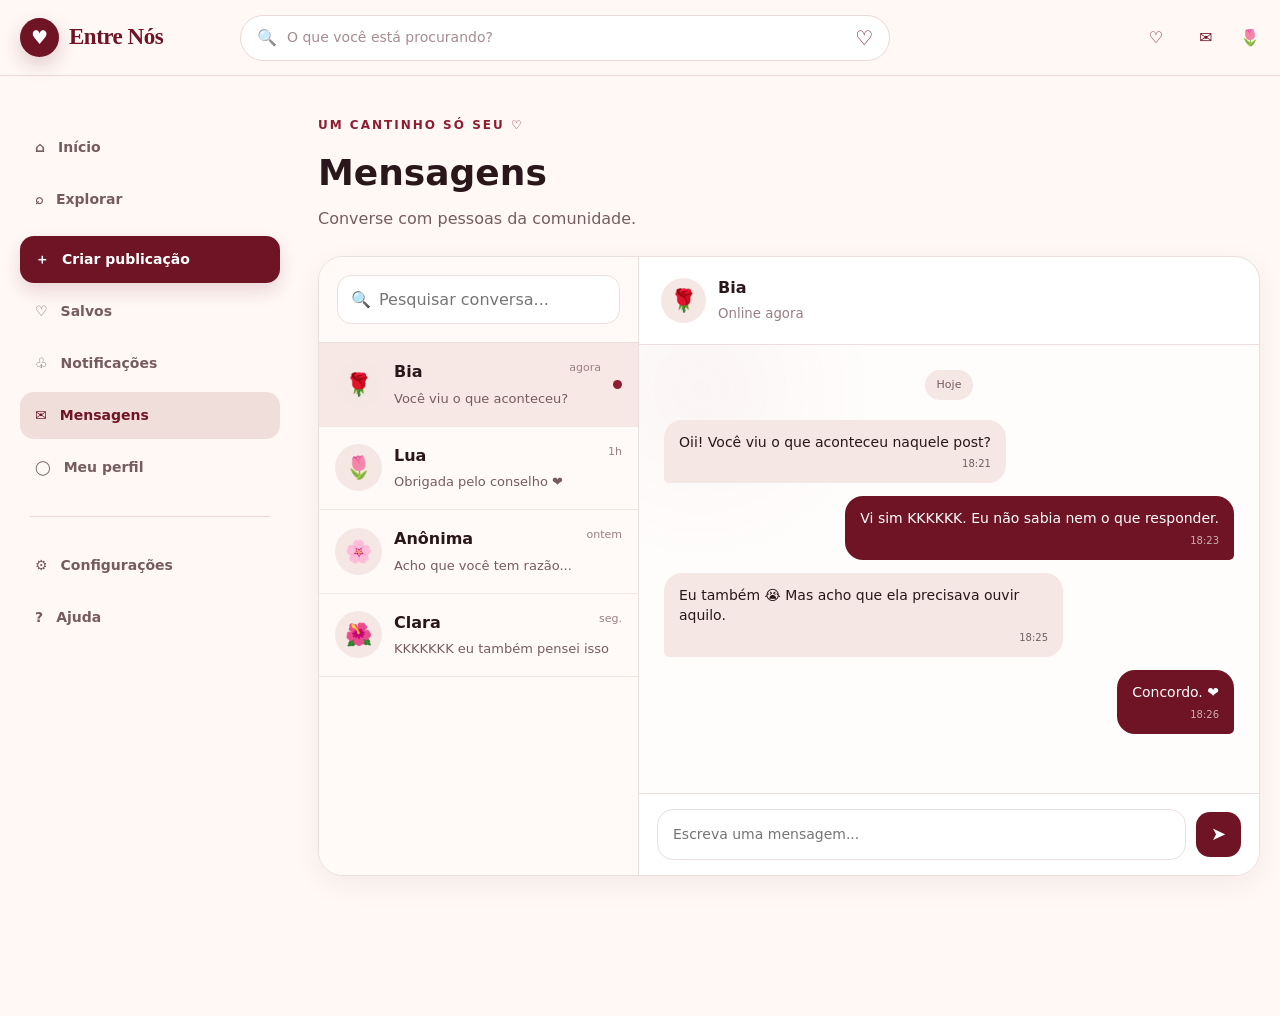
<file: mensagens.html>
<!DOCTYPE html>
<html lang="pt-BR">

<head>
    <meta charset="UTF-8">
    <meta name="viewport" content="width=device-width, initial-scale=1.0">

    <title>Mensagens — Entre Nós ♡</title>

    <link rel="stylesheet" href="css/style.css">

    <style>
        .messages-page {
            width: 100%;
            max-width: 1100px;
            margin: 0 auto;
            padding-bottom: 70px;
        }

        .messages-title {
            margin-bottom: 24px;
        }

        .messages-title span {
            font-size: 12px;
            font-weight: 800;
            letter-spacing: 2px;
            color: #8f1d32;
        }

        .messages-title h1 {
            margin: 7px 0 5px;
            color: #29171b;
            font-size: 36px;
        }

        .messages-title p {
            margin: 0;
            color: #765c61;
        }

        .messages-box {
            display: grid;
            grid-template-columns: 320px 1fr;
            min-height: 620px;
            background: #fff;
            border: 1px solid #eadfdd;
            border-radius: 25px;
            overflow: hidden;
            box-shadow: 0 8px 30px rgba(70, 20, 30, .06);
        }

        /* CONVERSAS */

        .conversation-list {
            border-right: 1px solid #eadfdd;
            background: #fffaf8;
        }

        .conversation-search {
            padding: 18px;
            border-bottom: 1px solid #eadfdd;
        }

        .conversation-search-box {
            display: flex;
            align-items: center;
            gap: 8px;
            padding: 11px 13px;
            background: #fff;
            border: 1px solid #eadfdd;
            border-radius: 14px;
        }

        .conversation-search-box input {
            border: none;
            outline: none;
            width: 100%;
            background: transparent;
        }

        .conversation {
            display: flex;
            align-items: center;
            gap: 12px;
            width: 100%;
            padding: 16px;
            border: none;
            border-bottom: 1px solid #f1e7e4;
            background: transparent;
            text-align: left;
            cursor: pointer;
            transition: .2s;
        }

        .conversation:hover {
            background: #fff1ee;
        }

        .conversation.active {
            background: #f8e8e5;
        }

        .conversation-avatar {
            width: 47px;
            height: 47px;
            min-width: 47px;
            border-radius: 50%;
            background: #f5e7e3;
            display: flex;
            align-items: center;
            justify-content: center;
            font-size: 22px;
        }

        .conversation-info {
            flex: 1;
            min-width: 0;
        }

        .conversation-name {
            display: flex;
            justify-content: space-between;
            gap: 8px;
        }

        .conversation-name strong {
            color: #29171b;
        }

        .conversation-time {
            color: #987f84;
            font-size: 11px;
        }

        .conversation-preview {
            margin-top: 4px;
            color: #765c61;
            font-size: 13px;
            white-space: nowrap;
            overflow: hidden;
            text-overflow: ellipsis;
        }

        .unread-dot {
            width: 9px;
            height: 9px;
            min-width: 9px;
            background: #8f1d32;
            border-radius: 50%;
        }

        /* CHAT */

        .chat {
            display: flex;
            flex-direction: column;
            min-width: 0;
        }

        .chat-header {
            display: flex;
            align-items: center;
            gap: 12px;
            padding: 18px 22px;
            border-bottom: 1px solid #eadfdd;
        }

        .chat-avatar {
            width: 45px;
            height: 45px;
            border-radius: 50%;
            background: #f5e7e3;
            display: flex;
            align-items: center;
            justify-content: center;
            font-size: 22px;
        }

        .chat-user strong {
            display: block;
            color: #29171b;
        }

        .chat-user small {
            color: #987f84;
        }

        .chat-messages {
            flex: 1;
            padding: 25px;
            overflow-y: auto;
            background:
                radial-gradient(circle at 10% 10%, rgba(143, 29, 50, .035), transparent 25%),
                #fffdfc;
        }

        .date-divider {
            text-align: center;
            margin-bottom: 20px;
        }

        .date-divider span {
            display: inline-block;
            padding: 6px 12px;
            background: #f5e7e3;
            color: #765c61;
            border-radius: 20px;
            font-size: 11px;
        }

        .message-row {
            display: flex;
            margin-bottom: 13px;
        }

        .message-row.mine {
            justify-content: flex-end;
        }

        .message {
            max-width: 70%;
            padding: 12px 15px;
            border-radius: 18px;
            background: #f5e7e3;
            color: #29171b;
            line-height: 1.45;
            font-size: 14px;
        }

        .message-row.mine .message {
            background: #6e1424;
            color: white;
            border-bottom-right-radius: 5px;
        }

        .message-row:not(.mine) .message {
            border-bottom-left-radius: 5px;
        }

        .message-time {
            display: block;
            margin-top: 5px;
            font-size: 10px;
            opacity: .65;
            text-align: right;
        }

        .chat-input-area {
            display: flex;
            align-items: center;
            gap: 10px;
            padding: 15px 18px;
            border-top: 1px solid #eadfdd;
            background: white;
        }

        .chat-input {
            flex: 1;
            border: 1px solid #eadfdd;
            border-radius: 16px;
            padding: 13px 15px;
            outline: none;
            font-size: 14px;
        }

        .chat-input:focus {
            border-color: #b43a4b;
        }

        .send-button {
            width: 45px;
            height: 45px;
            border: none;
            border-radius: 14px;
            background: #6e1424;
            color: white;
            font-size: 18px;
            cursor: pointer;
            transition: .2s;
        }

        .send-button:hover {
            background: #8f1d32;
            transform: translateY(-1px);
        }

        .empty-chat {
            flex: 1;
            display: flex;
            flex-direction: column;
            align-items: center;
            justify-content: center;
            text-align: center;
            padding: 30px;
            color: #765c61;
        }

        .empty-chat-heart {
            font-size: 55px;
            color: #8f1d32;
            margin-bottom: 12px;
        }

        .empty-chat h2 {
            margin: 0 0 7px;
            color: #29171b;
        }

        @media (max-width: 800px) {

            .messages-box {
                grid-template-columns: 1fr;
                min-height: auto;
            }

            .conversation-list {
                border-right: none;
                border-bottom: 1px solid #eadfdd;
            }

            .conversation:nth-of-type(n+4) {
                display: none;
            }

            .chat {
                min-height: 520px;
            }

            .message {
                max-width: 82%;
            }
        }
    </style>
</head>

<body>

<header class="site-header">

    <div class="header-inner">

        <a href="index.html" class="logo">
            <span class="logo-heart">♥</span>
            <span class="logo-text">Entre Nós</span>
        </a>

        <form class="search-bar" onsubmit="return false;">

            <span class="search-icon">🔍</span>

            <input
                type="search"
                placeholder="O que você está procurando?"
            >

            <span class="search-heart">♡</span>

        </form>

        <div class="header-actions">

            <a
                href="notificacoes.html"
                class="header-action"
                aria-label="Notificações"
            >
                ♡
            </a>

            <a
                href="mensagens.html"
                class="header-action"
                aria-label="Mensagens"
            >
                ✉
            </a>

            <a
                href="perfil.html"
                class="header-profile"
                aria-label="Meu perfil"
            >
                🌷
            </a>

        </div>

    </div>

</header>


<div class="app-layout">

    <aside class="sidebar">

        <div class="sidebar-inner">

            <nav class="main-navigation">

                <a href="index.html" class="nav-item">
                    ⌂
                    <span>Início</span>
                </a>

                <a href="explorar.html" class="nav-item">
                    ⌕
                    <span>Explorar</span>
                </a>

                <a href="criar.html" class="nav-item nav-create">
                    ＋
                    <span>Criar publicação</span>
                </a>

                <a href="salvos.html" class="nav-item">
                    ♡
                    <span>Salvos</span>
                </a>

                <a href="notificacoes.html" class="nav-item">
                    ♧
                    <span>Notificações</span>
                </a>

                <a href="mensagens.html" class="nav-item active">
                    ✉
                    <span>Mensagens</span>
                </a>

                <a href="perfil.html" class="nav-item">
                    ◯
                    <span>Meu perfil</span>
                </a>

            </nav>

            <div class="sidebar-divider"></div>

            <nav class="secondary-navigation">

                <a href="configuracoes.html" class="nav-item">
                    ⚙
                    <span>Configurações</span>
                </a>

                <a href="ajuda.html" class="nav-item">
                    ?
                    <span>Ajuda</span>
                </a>

            </nav>

        </div>

    </aside>


    <main class="main-content">

        <div class="messages-page">

            <div class="messages-title">

                <span>
                    UM CANTINHO SÓ SEU ♡
                </span>

                <h1>Mensagens</h1>

                <p>
                    Converse com pessoas da comunidade.
                </p>

            </div>


            <div class="messages-box">

                <!-- CONVERSAS -->

                <aside class="conversation-list">

                    <div class="conversation-search">

                        <div class="conversation-search-box">

                            🔍

                            <input
                                type="text"
                                id="conversationSearch"
                                placeholder="Pesquisar conversa..."
                            >

                        </div>

                    </div>


                    <button
                        class="conversation active"
                        data-name="Bia"
                        data-avatar="🌹"
                    >

                        <div class="conversation-avatar">
                            🌹
                        </div>

                        <div class="conversation-info">

                            <div class="conversation-name">

                                <strong>Bia</strong>

                                <span class="conversation-time">
                                    agora
                                </span>

                            </div>

                            <div class="conversation-preview">
                                Você viu o que aconteceu?
                            </div>

                        </div>

                        <span class="unread-dot"></span>

                    </button>


                    <button
                        class="conversation"
                        data-name="Lua"
                        data-avatar="🌷"
                    >

                        <div class="conversation-avatar">
                            🌷
                        </div>

                        <div class="conversation-info">

                            <div class="conversation-name">

                                <strong>Lua</strong>

                                <span class="conversation-time">
                                    1h
                                </span>

                            </div>

                            <div class="conversation-preview">
                                Obrigada pelo conselho ❤️
                            </div>

                        </div>

                    </button>


                    <button
                        class="conversation"
                        data-name="Anônima"
                        data-avatar="🌸"
                    >

                        <div class="conversation-avatar">
                            🌸
                        </div>

                        <div class="conversation-info">

                            <div class="conversation-name">

                                <strong>Anônima</strong>

                                <span class="conversation-time">
                                    ontem
                                </span>

                            </div>

                            <div class="conversation-preview">
                                Acho que você tem razão...
                            </div>

                        </div>

                    </button>


                    <button
                        class="conversation"
                        data-name="Clara"
                        data-avatar="🌺"
                    >

                        <div class="conversation-avatar">
                            🌺
                        </div>

                        <div class="conversation-info">

                            <div class="conversation-name">

                                <strong>Clara</strong>

                                <span class="conversation-time">
                                    seg.
                                </span>

                            </div>

                            <div class="conversation-preview">
                                KKKKKKK eu também pensei isso
                            </div>

                        </div>

                    </button>

                </aside>


                <!-- CHAT -->

                <section class="chat">

                    <header class="chat-header">

                        <div
                            class="chat-avatar"
                            id="chatAvatar"
                        >
                            🌹
                        </div>

                        <div class="chat-user">

                            <strong id="chatName">
                                Bia
                            </strong>

                            <small>
                                Online agora
                            </small>

                        </div>

                    </header>


                    <div
                        class="chat-messages"
                        id="chatMessages"
                    >

                        <div class="date-divider">
                            <span>Hoje</span>
                        </div>


                        <div class="message-row">

                            <div class="message">

                                Oii! Você viu o que aconteceu
                                naquele post?

                                <span class="message-time">
                                    18:21
                                </span>

                            </div>

                        </div>


                        <div class="message-row mine">

                            <div class="message">

                                Vi sim KKKKKK.
                                Eu não sabia nem o que responder.

                                <span class="message-time">
                                    18:23
                                </span>

                            </div>

                        </div>


                        <div class="message-row">

                            <div class="message">

                                Eu também 😭
                                Mas acho que ela precisava ouvir
                                aquilo.

                                <span class="message-time">
                                    18:25
                                </span>

                            </div>

                        </div>


                        <div class="message-row mine">

                            <div class="message">

                                Concordo. ❤️

                                <span class="message-time">
                                    18:26
                                </span>

                            </div>

                        </div>

                    </div>


                    <form
                        class="chat-input-area"
                        id="messageForm"
                    >

                        <input
                            type="text"
                            class="chat-input"
                            id="messageInput"
                            placeholder="Escreva uma mensagem..."
                            maxlength="500"
                            autocomplete="off"
                        >

                        <button
                            type="submit"
                            class="send-button"
                            aria-label="Enviar mensagem"
                        >
                            ➤
                        </button>

                    </form>

                </section>

            </div>

        </div>

    </main>

</div>


<nav
    class="mobile-navigation"
    aria-label="Navegação mobile"
>

    <a
        href="index.html"
        class="mobile-nav-item"
    >
        <span>⌂</span>
        <small>Início</small>
    </a>

    <a
        href="explorar.html"
        class="mobile-nav-item"
    >
        <span>⌕</span>
        <small>Explorar</small>
    </a>

    <a
        href="criar.html"
        class="mobile-nav-create"
        aria-label="Criar publicação"
    >
        ＋
    </a>

    <a
        href="notificacoes.html"
        class="mobile-nav-item"
    >
        <span>♡</span>
        <small>Avisos</small>
    </a>

    <a
        href="perfil.html"
        class="mobile-nav-item"
    >
        <span>◯</span>
        <small>Perfil</small>
    </a>

</nav>


<script>

    const conversations =
        document.querySelectorAll(".conversation");

    const chatName =
        document.getElementById("chatName");

    const chatAvatar =
        document.getElementById("chatAvatar");

    const chatMessages =
        document.getElementById("chatMessages");

    const messageForm =
        document.getElementById("messageForm");

    const messageInput =
        document.getElementById("messageInput");

    const conversationSearch =
        document.getElementById("conversationSearch");


    /* TROCAR CONVERSA */

    conversations.forEach(conversation => {

        conversation.addEventListener("click", () => {

            conversations.forEach(item => {
                item.classList.remove("active");
            });

            conversation.classList.add("active");

            conversation
                .querySelector(".unread-dot")
                ?.remove();

            const name =
                conversation.dataset.name;

            const avatar =
                conversation.dataset.avatar;

            chatName.textContent = name;
            chatAvatar.textContent = avatar;


            chatMessages.innerHTML = `

                <div class="date-divider">
                    <span>Hoje</span>
                </div>

                <div class="message-row">

                    <div class="message">

                        Oii! Que bom falar com você ❤️

                        <span class="message-time">
                            18:20
                        </span>

                    </div>

                </div>

                <div class="message-row mine">

                    <div class="message">

                        Oii! Também estava querendo
                        conversar com você.

                        <span class="message-time">
                            18:22
                        </span>

                    </div>

                </div>

            `;

        });

    });


    /* ENVIAR */

    messageForm.addEventListener("submit", event => {

        event.preventDefault();

        const text =
            messageInput.value.trim();

        if (!text) {
            return;
        }


        const row =
            document.createElement("div");

        row.className =
            "message-row mine";


        row.innerHTML = `

            <div class="message">

                ${text.replace(/</g, "&lt;").replace(/>/g, "&gt;")}

                <span class="message-time">
                    agora
                </span>

            </div>

        `;


        chatMessages.appendChild(row);

        messageInput.value = "";

        chatMessages.scrollTop =
            chatMessages.scrollHeight;

    });


    /* PESQUISAR CONVERSAS */

    conversationSearch.addEventListener(
        "input",
        () => {

            const search =
                conversationSearch.value
                    .toLowerCase()
                    .trim();


            conversations.forEach(conversation => {

                const name =
                    conversation.dataset.name
                        .toLowerCase();

                conversation.style.display =
                    name.includes(search)
                        ? "flex"
                        : "none";

            });

        }
    );

</script>

</body>
</html>
</file>
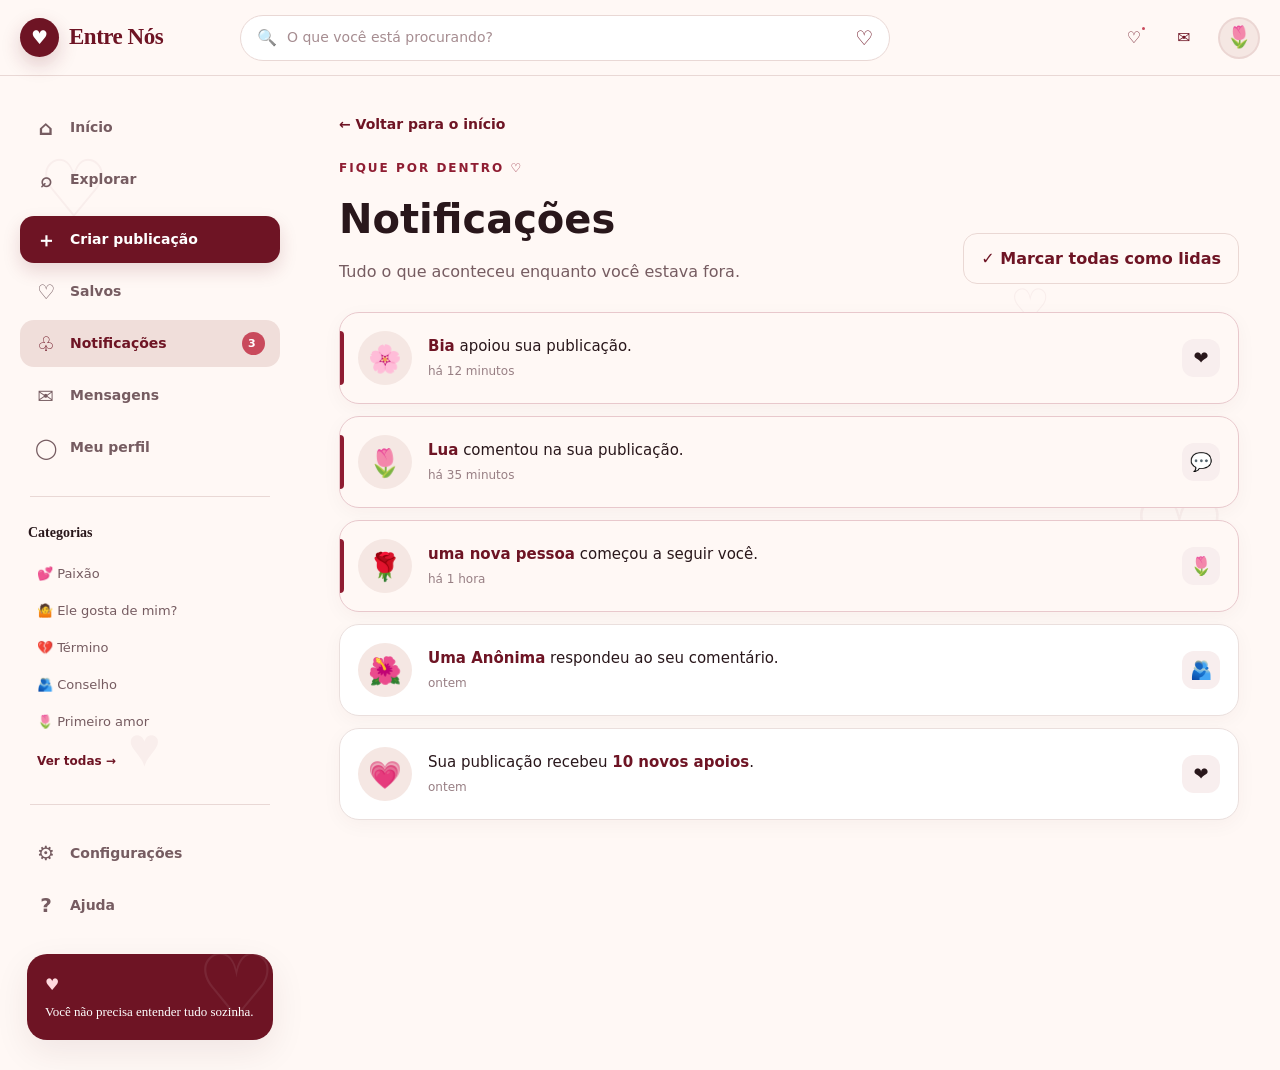
<file: notificacoes.html>
<!DOCTYPE html>
<html lang="pt-BR">

<head>
    <meta charset="UTF-8">
    <meta name="viewport" content="width=device-width, initial-scale=1.0">

    <title>Notificações — Entre Nós ♡</title>

    <link rel="stylesheet" href="css/style.css">

    <style>
        /* ========================================
           NOTIFICAÇÕES — ENTRE NÓS
        ======================================== */

        .notifications-page {
            width: 100%;
            max-width: 900px;
            margin: 0 auto;
            padding-bottom: 80px;
        }

        .notifications-header {
            display: flex;
            align-items: flex-end;
            justify-content: space-between;
            gap: 20px;
            margin-bottom: 28px;
        }

        .notifications-heading span {
            display: block;
            font-size: 12px;
            font-weight: 700;
            letter-spacing: 2px;
            color: #8f1d32;
            margin-bottom: 8px;
        }

        .notifications-heading h1 {
            margin: 0;
            font-size: clamp(28px, 4vw, 40px);
            color: #29171b;
        }

        .notifications-heading p {
            margin: 8px 0 0;
            color: #765c61;
        }

        .mark-read-button {
            border: none;
            background: #fff8f5;
            color: #6e1424;
            border: 1px solid #ead8d4;
            padding: 12px 17px;
            border-radius: 14px;
            font-weight: 700;
            cursor: pointer;
            transition: .2s ease;
            white-space: nowrap;
        }

        .mark-read-button:hover {
            background: #f5e7e3;
            transform: translateY(-1px);
        }

        .notification-list {
            display: flex;
            flex-direction: column;
            gap: 12px;
        }

        .notification-item {
            position: relative;
            display: flex;
            align-items: center;
            gap: 16px;
            padding: 18px;
            background: #ffffff;
            border: 1px solid #eadfdd;
            border-radius: 20px;
            text-decoration: none;
            color: inherit;
            transition: .2s ease;
            box-shadow: 0 5px 20px rgba(70, 20, 30, .04);
        }

        .notification-item:hover {
            transform: translateY(-2px);
            border-color: #d9b9bd;
            box-shadow: 0 10px 28px rgba(70, 20, 30, .08);
        }

        .notification-item.unread {
            background: #fff8f5;
            border-color: #e8c8cc;
        }

        .notification-item.unread::before {
            content: "";
            position: absolute;
            left: 0;
            top: 18px;
            bottom: 18px;
            width: 4px;
            background: #8f1d32;
            border-radius: 0 5px 5px 0;
        }

        .notification-avatar {
            width: 54px;
            height: 54px;
            min-width: 54px;
            border-radius: 50%;
            display: flex;
            align-items: center;
            justify-content: center;
            background: #f5e7e3;
            font-size: 27px;
        }

        .notification-content {
            flex: 1;
            min-width: 0;
        }

        .notification-text {
            margin: 0;
            color: #29171b;
            line-height: 1.5;
            font-size: 15px;
        }

        .notification-text strong {
            color: #6e1424;
        }

        .notification-time {
            display: block;
            margin-top: 5px;
            font-size: 12px;
            color: #987f84;
        }

        .notification-icon {
            width: 38px;
            height: 38px;
            min-width: 38px;
            border-radius: 12px;
            display: flex;
            align-items: center;
            justify-content: center;
            background: #f8eeee;
            font-size: 18px;
        }

        .empty-notifications {
            display: none;
            text-align: center;
            padding: 70px 25px;
            background: #ffffff;
            border: 1px solid #eadfdd;
            border-radius: 24px;
        }

        .empty-notifications .empty-heart {
            font-size: 50px;
            color: #8f1d32;
            margin-bottom: 15px;
        }

        .empty-notifications h2 {
            margin: 0 0 8px;
            color: #29171b;
        }

        .empty-notifications p {
            margin: 0;
            color: #765c61;
        }

        .notifications-back {
            display: inline-flex;
            align-items: center;
            gap: 7px;
            margin-bottom: 24px;
            color: #6e1424;
            text-decoration: none;
            font-weight: 700;
            font-size: 14px;
        }

        .notifications-back:hover {
            text-decoration: underline;
        }

        @media (max-width: 700px) {

            .notifications-header {
                align-items: flex-start;
                flex-direction: column;
            }

            .mark-read-button {
                width: 100%;
            }

            .notification-item {
                padding: 15px;
                gap: 12px;
            }

            .notification-avatar {
                width: 46px;
                height: 46px;
                min-width: 46px;
                font-size: 23px;
            }

            .notification-icon {
                display: none;
            }
        }
    </style>
</head>

<body>

    <!-- FUNDO -->
    <div class="background-decoration" aria-hidden="true">
        <span>♡</span>
        <span>♡</span>
        <span>♥</span>
        <span>♡</span>
    </div>


    <!-- HEADER -->
    <header class="site-header">

        <div class="header-inner">

            <a href="index.html" class="logo">
                <span class="logo-heart">♥</span>
                <span class="logo-text">Entre Nós</span>
            </a>


            <form class="search-bar" onsubmit="return false;">

                <span class="search-icon">🔍</span>

                <input
                    type="search"
                    placeholder="O que você está procurando?"
                >

                <span class="search-heart">♡</span>

            </form>


            <div class="header-actions">

                <a
                    href="notificacoes.html"
                    class="header-action"
                    aria-label="Notificações"
                >
                    <span>♡</span>
                    <span class="notification-dot"></span>
                </a>

                <a
                    href="mensagens.html"
                    class="header-action"
                    aria-label="Mensagens"
                >
                    <span>✉</span>
                </a>

                <a
                    href="perfil.html"
                    class="header-profile"
                    aria-label="Meu perfil"
                >
                    <span class="mini-avatar">🌷</span>
                </a>

            </div>

        </div>

    </header>


    <!-- LAYOUT -->
    <div class="app-layout">


        <!-- SIDEBAR -->
        <aside class="sidebar">

            <div class="sidebar-inner">

                <nav class="main-navigation">

                    <a href="index.html" class="nav-item">
                        <span class="nav-icon">⌂</span>
                        <span class="nav-text">Início</span>
                    </a>

                    <a href="explorar.html" class="nav-item">
                        <span class="nav-icon">⌕</span>
                        <span class="nav-text">Explorar</span>
                    </a>

                    <a href="criar.html" class="nav-item nav-create">
                        <span class="nav-icon">＋</span>
                        <span class="nav-text">Criar publicação</span>
                    </a>

                    <a href="salvos.html" class="nav-item">
                        <span class="nav-icon">♡</span>
                        <span class="nav-text">Salvos</span>
                    </a>

                    <a href="notificacoes.html" class="nav-item active">
                        <span class="nav-icon">♧</span>
                        <span class="nav-text">Notificações</span>
                        <span class="nav-badge" id="notificationBadge">3</span>
                    </a>

                    <a href="mensagens.html" class="nav-item">
                        <span class="nav-icon">✉</span>
                        <span class="nav-text">Mensagens</span>
                    </a>

                    <a href="perfil.html" class="nav-item">
                        <span class="nav-icon">◯</span>
                        <span class="nav-text">Meu perfil</span>
                    </a>

                </nav>


                <div class="sidebar-divider"></div>


                <div class="sidebar-section">

                    <h3 class="sidebar-title">
                        Categorias
                    </h3>

                    <a
                        href="explorar.html?categoria=Paixão"
                        class="sidebar-category"
                    >
                        💕 Paixão
                    </a>

                    <a
                        href="explorar.html?categoria=Ele gosta de mim?"
                        class="sidebar-category"
                    >
                        🤷 Ele gosta de mim?
                    </a>

                    <a
                        href="explorar.html?categoria=Término"
                        class="sidebar-category"
                    >
                        💔 Término
                    </a>

                    <a
                        href="explorar.html?categoria=Preciso de conselho"
                        class="sidebar-category"
                    >
                        🫂 Conselho
                    </a>

                    <a
                        href="explorar.html?categoria=Primeiro amor"
                        class="sidebar-category"
                    >
                        🌷 Primeiro amor
                    </a>

                    <a
                        href="explorar.html"
                        class="sidebar-see-more"
                    >
                        Ver todas →
                    </a>

                </div>


                <div class="sidebar-divider"></div>


                <nav class="secondary-navigation">

                    <a href="configuracoes.html" class="nav-item">
                        <span class="nav-icon">⚙</span>
                        <span class="nav-text">Configurações</span>
                    </a>

                    <a href="ajuda.html" class="nav-item">
                        <span class="nav-icon">?</span>
                        <span class="nav-text">Ajuda</span>
                    </a>

                </nav>


                <div class="sidebar-quote">

                    <span class="quote-heart">
                        ♥
                    </span>

                    <p>
                        Você não precisa entender
                        tudo sozinha.
                    </p>

                </div>

            </div>

        </aside>


        <!-- CONTEÚDO -->
        <main class="main-content">

            <div class="notifications-page">


                <a
                    href="index.html"
                    class="notifications-back"
                >
                    ← Voltar para o início
                </a>


                <div class="notifications-header">

                    <div class="notifications-heading">

                        <span>
                            FIQUE POR DENTRO ♡
                        </span>

                        <h1>
                            Notificações
                        </h1>

                        <p>
                            Tudo o que aconteceu enquanto você estava fora.
                        </p>

                    </div>


                    <button
                        type="button"
                        class="mark-read-button"
                        id="markAllRead"
                    >
                        ✓ Marcar todas como lidas
                    </button>

                </div>


                <!-- LISTA -->
                <div
                    class="notification-list"
                    id="notificationList"
                >

                    <a
                        href="post.html?id=1"
                        class="notification-item unread"
                        data-notification
                    >

                        <div class="notification-avatar">
                            🌸
                        </div>

                        <div class="notification-content">

                            <p class="notification-text">
                                <strong>Bia</strong>
                                apoiou sua publicação.
                            </p>

                            <span class="notification-time">
                                há 12 minutos
                            </span>

                        </div>

                        <div class="notification-icon">
                            ❤️
                        </div>

                    </a>


                    <a
                        href="post.html?id=2#comentarios"
                        class="notification-item unread"
                        data-notification
                    >

                        <div class="notification-avatar">
                            🌷
                        </div>

                        <div class="notification-content">

                            <p class="notification-text">
                                <strong>Lua</strong>
                                comentou na sua publicação.
                            </p>

                            <span class="notification-time">
                                há 35 minutos
                            </span>

                        </div>

                        <div class="notification-icon">
                            💬
                        </div>

                    </a>


                    <a
                        href="perfil.html"
                        class="notification-item unread"
                        data-notification
                    >

                        <div class="notification-avatar">
                            🌹
                        </div>

                        <div class="notification-content">

                            <p class="notification-text">
                                <strong>uma nova pessoa</strong>
                                começou a seguir você.
                            </p>

                            <span class="notification-time">
                                há 1 hora
                            </span>

                        </div>

                        <div class="notification-icon">
                            🌷
                        </div>

                    </a>


                    <a
                        href="post.html?id=3#comentarios"
                        class="notification-item"
                        data-notification
                    >

                        <div class="notification-avatar">
                            🌺
                        </div>

                        <div class="notification-content">

                            <p class="notification-text">
                                <strong>Uma Anônima</strong>
                                respondeu ao seu comentário.
                            </p>

                            <span class="notification-time">
                                ontem
                            </span>

                        </div>

                        <div class="notification-icon">
                            🫂
                        </div>

                    </a>


                    <a
                        href="post.html?id=1"
                        class="notification-item"
                        data-notification
                    >

                        <div class="notification-avatar">
                            💗
                        </div>

                        <div class="notification-content">

                            <p class="notification-text">
                                Sua publicação recebeu
                                <strong>10 novos apoios</strong>.
                            </p>

                            <span class="notification-time">
                                ontem
                            </span>

                        </div>

                        <div class="notification-icon">
                            ❤️
                        </div>

                    </a>

                </div>


                <!-- VAZIO -->
                <div
                    class="empty-notifications"
                    id="emptyNotifications"
                >

                    <div class="empty-heart">
                        ♡
                    </div>

                    <h2>
                        Tudo em dia!
                    </h2>

                    <p>
                        Você já viu todas as suas notificações.
                    </p>

                </div>

            </div>

        </main>

    </div>


    <!-- NAVEGAÇÃO MOBILE -->
    <nav
        class="mobile-navigation"
        aria-label="Navegação mobile"
    >

        <a
            href="index.html"
            class="mobile-nav-item"
        >
            <span>⌂</span>
            <small>Início</small>
        </a>

        <a
            href="explorar.html"
            class="mobile-nav-item"
        >
            <span>⌕</span>
            <small>Explorar</small>
        </a>

        <a
            href="criar.html"
            class="mobile-nav-create"
            aria-label="Criar publicação"
        >
            ＋
        </a>

        <a
            href="notificacoes.html"
            class="mobile-nav-item active"
        >
            <span>♡</span>
            <small>Avisos</small>
        </a>

        <a
            href="perfil.html"
            class="mobile-nav-item"
        >
            <span>◯</span>
            <small>Perfil</small>
        </a>

    </nav>


    <script>

        const markAllRead =
            document.getElementById("markAllRead");

        const notificationItems =
            document.querySelectorAll("[data-notification]");

        const badge =
            document.getElementById("notificationBadge");

        const emptyState =
            document.getElementById("emptyNotifications");


        function updateNotifications() {

            const unread =
                document.querySelectorAll(
                    ".notification-item.unread"
                );

            if (badge) {

                if (unread.length > 0) {

                    badge.textContent = unread.length;
                    badge.style.display = "inline-flex";

                } else {

                    badge.style.display = "none";

                }

            }

            if (unread.length === 0) {

                emptyState.style.display = "block";

            } else {

                emptyState.style.display = "none";

            }

        }


        notificationItems.forEach(item => {

            item.addEventListener("click", () => {

                item.classList.remove("unread");

                updateNotifications();

            });

        });


        markAllRead.addEventListener("click", () => {

            notificationItems.forEach(item => {

                item.classList.remove("unread");

            });

            updateNotifications();

        });


        updateNotifications();

    </script>

</body>

</html>
</file>
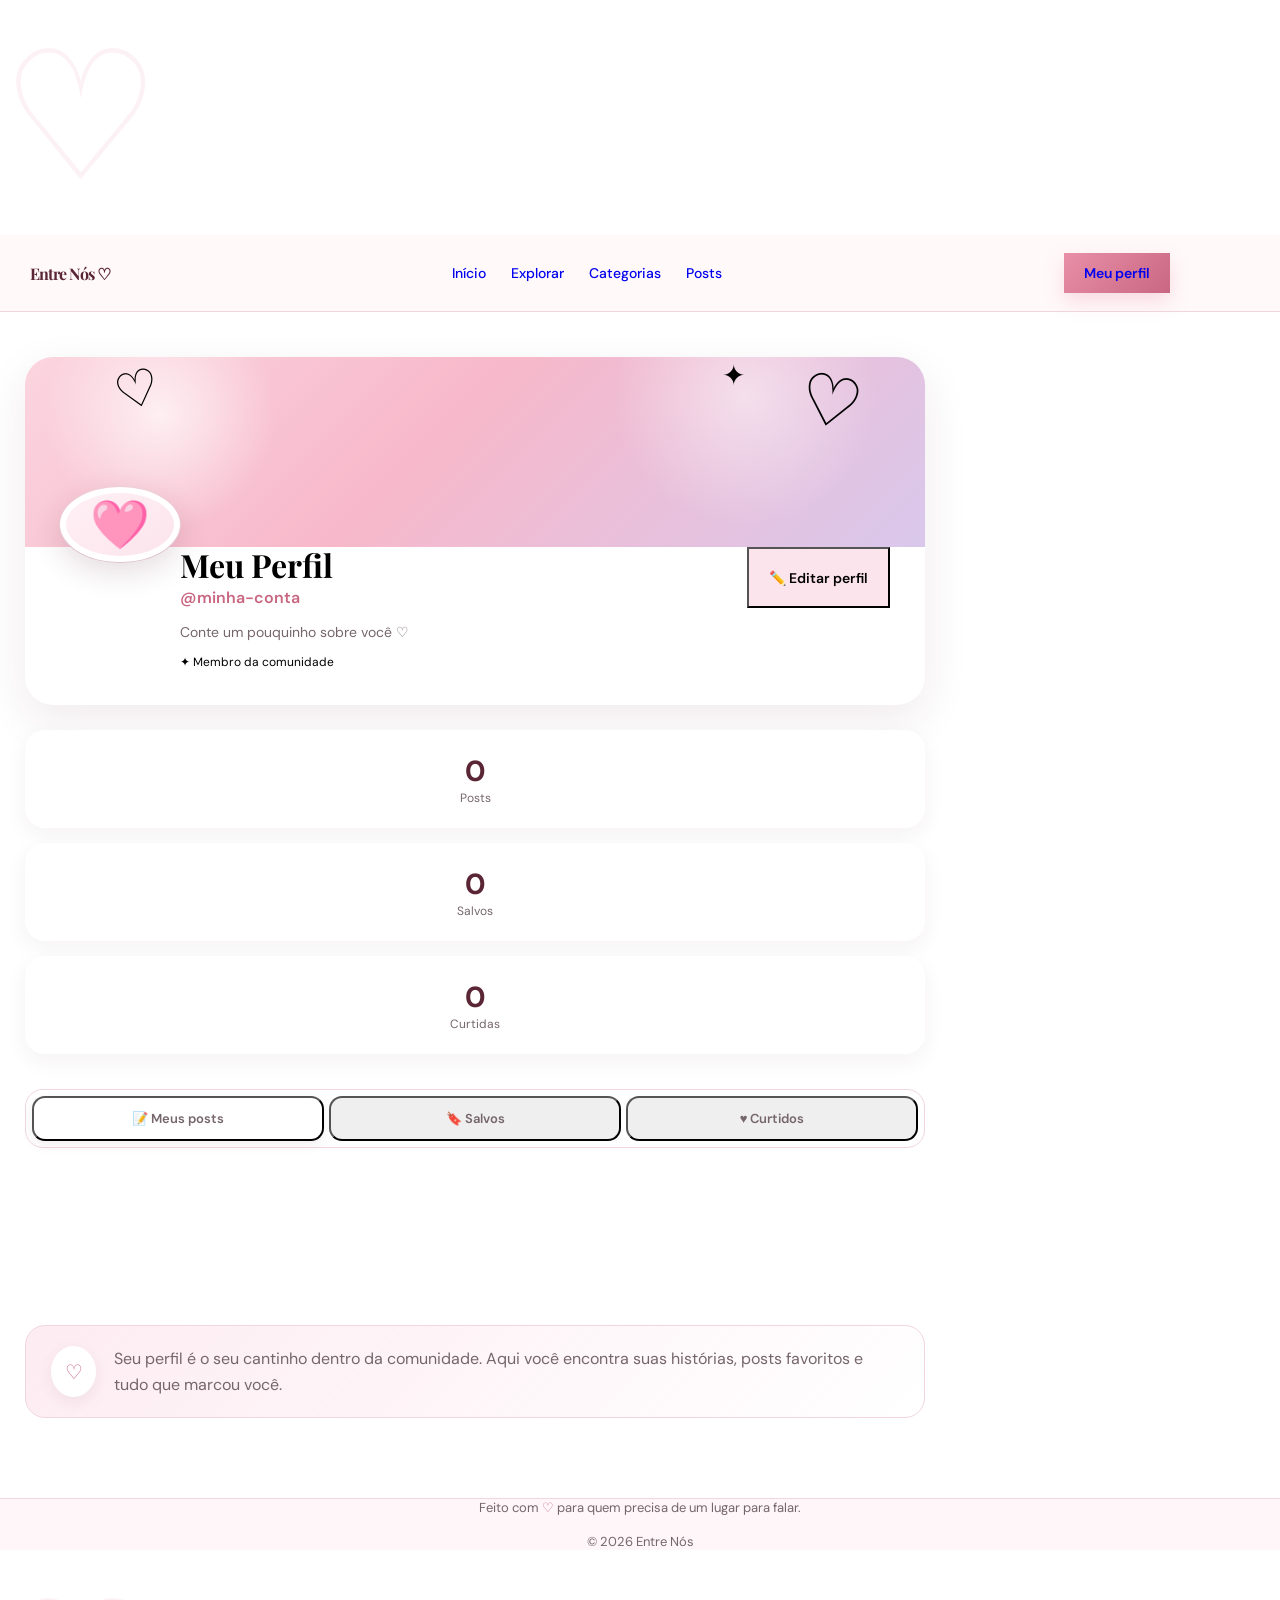
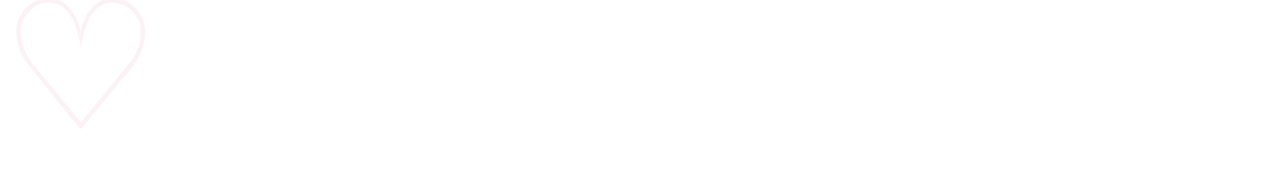
<file: perfil.html>
<!DOCTYPE html>
<html lang="pt-BR">

<head>
    <meta charset="UTF-8">
    <meta name="viewport" content="width=device-width, initial-scale=1.0">

    <title>Meu Perfil • Entre Nós ♡</title>

    <link rel="stylesheet" href="style.css">
</head>

<body>

    <!-- CABEÇALHO -->
    <header>
        <div class="header-container">

            <a href="index.html" class="logo">
                Entre Nós ♡
            </a>

            <nav>
                <a href="index.html">Início</a>
                <a href="index.html#explorar">Explorar</a>
                <a href="index.html#categorias">Categorias</a>
                <a href="index.html#posts">Posts</a>
            </nav>

            <a href="perfil.html" class="btn btn-principal">
                Meu perfil
            </a>

        </div>
    </header>


    <main class="pagina-perfil">

        <!-- CABEÇALHO DO PERFIL -->
        <section class="perfil-header">

            <!-- CAPA -->
            <div class="perfil-capa">

                <div class="decoracao decoracao-1">♡</div>
                <div class="decoracao decoracao-2">✦</div>
                <div class="decoracao decoracao-3">♡</div>

            </div>


            <!-- INFORMAÇÕES -->
            <div class="perfil-conteudo">

                <div
                    class="perfil-avatar"
                    id="avatar-perfil"
                >
                    🩷
                </div>


                <div class="perfil-info">

                    <div class="perfil-nome-linha">

                        <div>
                            <h1 id="nome-perfil">
                                Meu Perfil
                            </h1>

                            <p class="usuario-handle">
                                @minha-conta
                            </p>
                        </div>


                        <button
                            class="btn btn-secundario"
                            id="editar-perfil"
                        >
                            ✏️ Editar perfil
                        </button>

                    </div>


                    <p
                        class="bio-perfil"
                        id="bio-perfil"
                    >
                        Conte um pouquinho sobre você ♡
                    </p>


                    <p class="membro-desde">
                        ✦ Membro da comunidade
                    </p>

                </div>

            </div>

        </section>


        <!-- ESTATÍSTICAS -->
        <section class="estatisticas">

            <div class="estatistica-card">

                <span
                    class="numero-estatistica"
                    id="numero-meus-posts"
                >
                    0
                </span>

                <span class="label-estatistica">
                    Posts
                </span>

            </div>


            <div class="estatistica-card">

                <span
                    class="numero-estatistica"
                    id="numero-salvos"
                >
                    0
                </span>

                <span class="label-estatistica">
                    Salvos
                </span>

            </div>


            <div class="estatistica-card">

                <span
                    class="numero-estatistica"
                    id="numero-curtidas"
                >
                    0
                </span>

                <span class="label-estatistica">
                    Curtidas
                </span>

            </div>

        </section>


        <!-- ÁREA DE EDIÇÃO -->
        <section
            class="editar-perfil-area"
            id="area-editar-perfil"
        >

            <div class="editar-perfil-box">

                <div class="editar-topo">

                    <div>

                        <h2>
                            Editar perfil ♡
                        </h2>

                        <p>
                            Deixe seu cantinho com a sua cara.
                        </p>

                    </div>


                    <button
                        class="fechar-edicao"
                        id="cancelar-edicao"
                    >
                        ✕
                    </button>

                </div>


                <label>
                    Nome
                </label>

                <input
                    type="text"
                    id="input-nome"
                    placeholder="Seu nome ou apelido"
                >


                <label>
                    Bio
                </label>

                <textarea
                    id="input-bio"
                    placeholder="Conte um pouquinho sobre você..."
                ></textarea>


                <label>
                    Escolha seu símbolo
                </label>

                <div class="avatares-opcoes">

                    <button class="avatar-opcao" data-avatar="🩷">
                        🩷
                    </button>

                    <button class="avatar-opcao" data-avatar="🌸">
                        🌸
                    </button>

                    <button class="avatar-opcao" data-avatar="🌙">
                        🌙
                    </button>

                    <button class="avatar-opcao" data-avatar="💌">
                        💌
                    </button>

                    <button class="avatar-opcao" data-avatar="🦋">
                        🦋
                    </button>

                    <button class="avatar-opcao" data-avatar="✨">
                        ✨
                    </button>

                </div>


                <button
                    class="btn btn-principal"
                    id="salvar-perfil"
                >
                    Salvar alterações ♡
                </button>

            </div>

        </section>


        <!-- ABAS -->
        <section class="perfil-conteudo-posts">

            <div class="perfil-abas">

                <button
                    class="perfil-aba ativa"
                    data-aba="meus"
                >
                    📝 Meus posts
                </button>


                <button
                    class="perfil-aba"
                    data-aba="salvos"
                >
                    🔖 Salvos
                </button>


                <button
                    class="perfil-aba"
                    data-aba="curtidos"
                >
                    ♥ Curtidos
                </button>

            </div>


            <!-- CONTEÚDO DAS ABAS -->
            <div
                id="conteudo-perfil"
                class="conteudo-perfil"
            >

                <!-- JavaScript coloca os posts aqui -->

            </div>

        </section>


        <!-- PEQUENO AVISO -->
        <section class="perfil-dica">

            <span>♡</span>

            <p>
                Seu perfil é o seu cantinho dentro da comunidade.
                Aqui você encontra suas histórias, posts favoritos
                e tudo que marcou você.
            </p>

        </section>

    </main>


    <footer>

        Feito com <span>♡</span>
        para quem precisa de um lugar para falar.

        <br><br>

        © 2026 Entre Nós

    </footer>


    <script src="script.js"></script>

</body>

</html>
</file>
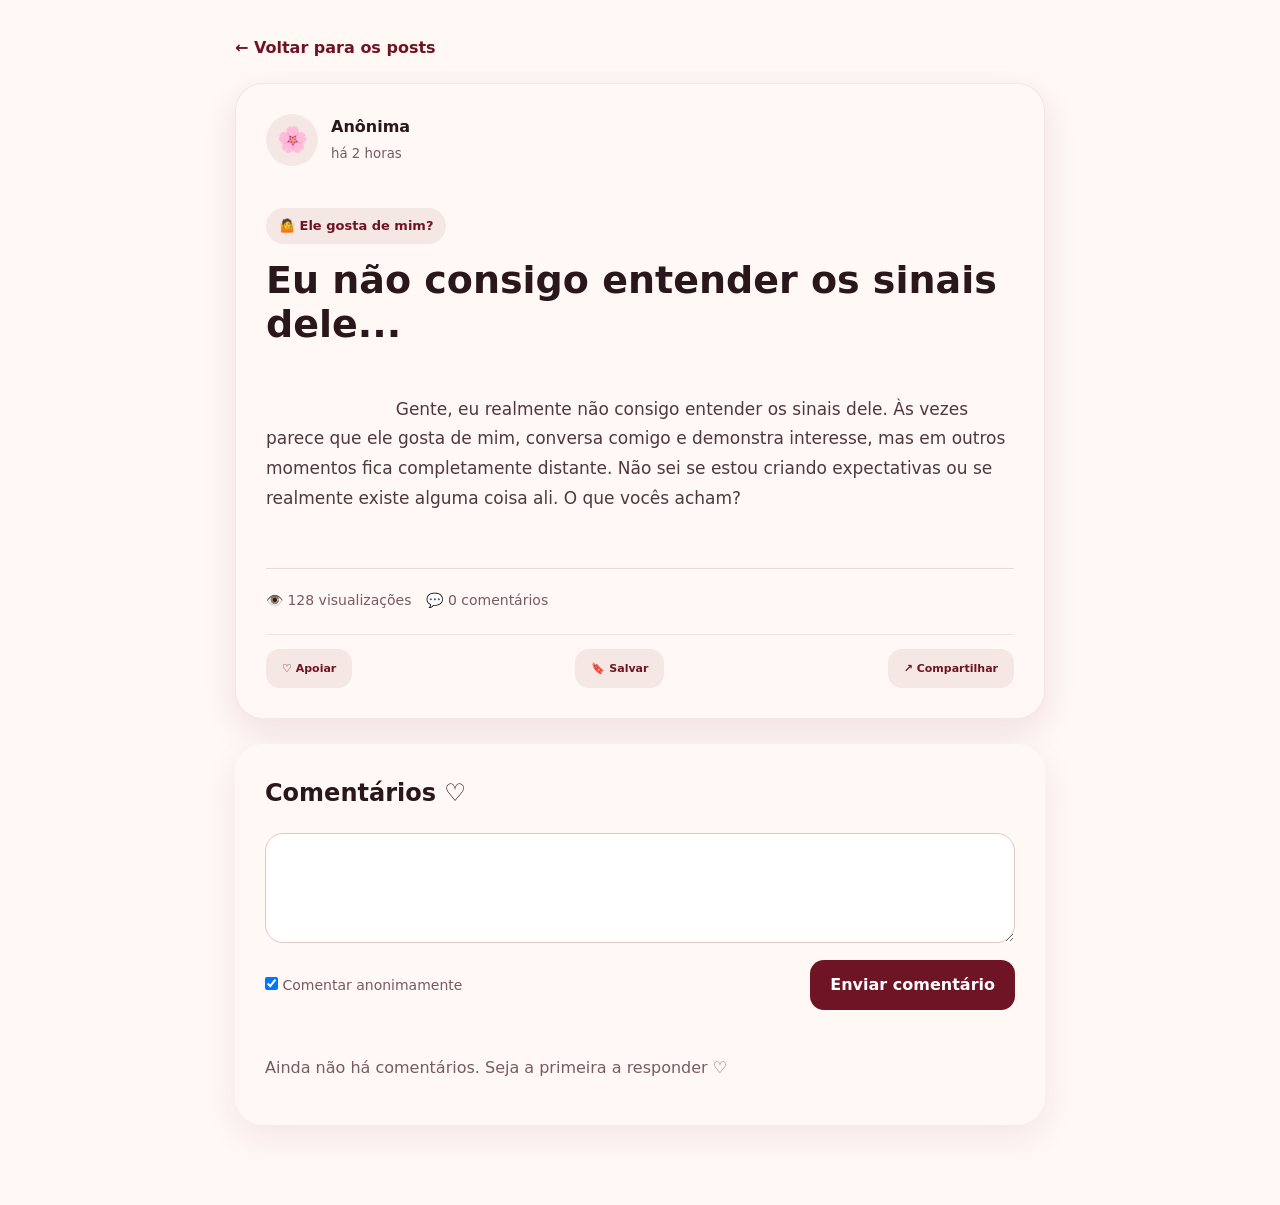
<file: post.html>
<!DOCTYPE html>
<html lang="pt-BR">
<head>
    <meta charset="UTF-8">
    <meta name="viewport" content="width=device-width, initial-scale=1.0">

    <title>Entre Nós ♡ Post</title>

    <link rel="stylesheet" href="css/style.css">

    <style>
        .post-page {
            max-width: 850px;
            margin: 0 auto;
            padding: 35px 20px 80px;
        }

        .back-link {
            display: inline-flex;
            align-items: center;
            gap: 8px;
            color: #6E1424;
            text-decoration: none;
            font-weight: 700;
            margin-bottom: 22px;
        }

        .back-link:hover {
            text-decoration: underline;
        }

        .post-full-card {
            background: #fff8f5;
            border-radius: 28px;
            padding: 30px;
            box-shadow: 0 12px 35px rgba(110, 20, 36, 0.10);
            border: 1px solid rgba(110, 20, 36, 0.08);
        }

        .post-author {
            display: flex;
            align-items: center;
            gap: 13px;
            margin-bottom: 25px;
        }

        .post-avatar {
            width: 52px;
            height: 52px;
            border-radius: 50%;
            background: #f5e7e3;
            display: flex;
            align-items: center;
            justify-content: center;
            font-size: 25px;
        }

        .post-author strong {
            display: block;
            color: #29171B;
            font-size: 16px;
        }

        .post-author small {
            color: #765C61;
        }

        .post-category {
            display: inline-flex;
            background: #f5e7e3;
            color: #6E1424;
            padding: 8px 13px;
            border-radius: 30px;
            font-size: 13px;
            font-weight: 700;
            margin-bottom: 15px;
        }

        .post-title {
            font-size: clamp(25px, 5vw, 38px);
            line-height: 1.15;
            color: #29171B;
            margin: 0 0 18px;
        }

        .post-text {
            color: #4e393d;
            font-size: 17px;
            line-height: 1.75;
            white-space: pre-wrap;
        }

        .post-meta {
            display: flex;
            flex-wrap: wrap;
            gap: 15px;
            margin-top: 25px;
            padding-top: 20px;
            border-top: 1px solid #ead9d5;
            color: #765C61;
            font-size: 14px;
        }

        .post-actions {
            display: flex;
            flex-wrap: wrap;
            gap: 10px;
            margin-top: 22px;
        }

        .post-action {
            border: 0;
            background: #f5e7e3;
            color: #6E1424;
            padding: 11px 16px;
            border-radius: 14px;
            cursor: pointer;
            font-weight: 700;
            transition: .2s;
        }

        .post-action:hover {
            transform: translateY(-2px);
            background: #ead4d0;
        }

        .post-action.active {
            background: #6E1424;
            color: white;
        }

        .comments-section {
            margin-top: 25px;
            background: #fff8f5;
            border-radius: 28px;
            padding: 30px;
            box-shadow: 0 12px 35px rgba(110, 20, 36, 0.08);
        }

        .comments-section h2 {
            margin-top: 0;
            color: #29171B;
        }

        .comment-form {
            margin: 20px 0 30px;
        }

        .comment-form textarea {
            width: 100%;
            min-height: 110px;
            resize: vertical;
            box-sizing: border-box;
            border: 1px solid #dfc8c4;
            border-radius: 18px;
            padding: 15px;
            font: inherit;
            outline: none;
            background: white;
            color: #29171B;
        }

        .comment-form textarea:focus {
            border-color: #8F1D32;
            box-shadow: 0 0 0 3px rgba(143, 29, 50, .10);
        }

        .comment-form-bottom {
            display: flex;
            justify-content: space-between;
            align-items: center;
            gap: 10px;
            margin-top: 10px;
        }

        .anonymous-label {
            color: #765C61;
            font-size: 14px;
        }

        .send-comment {
            border: 0;
            background: #6E1424;
            color: white;
            padding: 12px 20px;
            border-radius: 14px;
            cursor: pointer;
            font-weight: 700;
        }

        .send-comment:hover {
            background: #8F1D32;
        }

        .comment {
            border-top: 1px solid #ead9d5;
            padding: 20px 0;
        }

        .comment:first-child {
            border-top: 0;
        }

        .comment-head {
            display: flex;
            align-items: center;
            gap: 10px;
        }

        .comment-avatar {
            width: 38px;
            height: 38px;
            border-radius: 50%;
            background: #f5e7e3;
            display: flex;
            align-items: center;
            justify-content: center;
        }

        .comment-head strong {
            color: #29171B;
        }

        .comment-head small {
            display: block;
            color: #765C61;
        }

        .comment-text {
            margin: 12px 0 12px 48px;
            color: #4e393d;
            line-height: 1.6;
        }

        .comment-actions {
            margin-left: 48px;
            display: flex;
            gap: 8px;
        }

        .comment-actions button {
            border: 0;
            background: transparent;
            color: #765C61;
            cursor: pointer;
        }

        .comment-actions button:hover {
            color: #6E1424;
        }

        .empty-comments {
            color: #765C61;
            padding: 15px 0;
        }

        .error-box {
            text-align: center;
            padding: 50px 20px;
            background: #fff8f5;
            border-radius: 28px;
        }

        .error-box h1 {
            color: #6E1424;
        }

        @media (max-width: 600px) {
            .post-page {
                padding: 20px 12px 70px;
            }

            .post-full-card,
            .comments-section {
                padding: 20px;
                border-radius: 22px;
            }

            .post-text {
                font-size: 16px;
            }

            .comment-form-bottom {
                flex-direction: column;
                align-items: stretch;
            }

            .send-comment {
                width: 100%;
            }
        }
    </style>
</head>

<body>

    <main class="post-page">

        <a href="index.html" class="back-link">
            ← Voltar para os posts
        </a>

        <div id="postContainer">
            <div class="post-full-card">
                <p>Carregando publicação...</p>
            </div>
        </div>

        <section class="comments-section" id="commentsSection">

            <h2>Comentários ♡</h2>

            <form class="comment-form" id="commentForm">

                <textarea
                    id="commentInput"
                    placeholder="Escreva um conselho, conte sua experiência ou deixe uma mensagem...">
                </textarea>

                <div class="comment-form-bottom">

                    <label class="anonymous-label">
                        <input type="checkbox" id="anonymousComment" checked>
                        Comentar anonimamente
                    </label>

                    <button type="submit" class="send-comment">
                        Enviar comentário
                    </button>

                </div>

            </form>

            <div id="commentsList"></div>

        </section>

    </main>

    <div id="toast" class="toast"></div>

    <script src="js/app.js"></script>

    <script>

        const posts = {
            1: {
                id: 1,
                categoria: "🤷 Ele gosta de mim?",
                avatar: "🌸",
                nome: "Anônima",
                tempo: "há 2 horas",
                titulo: "Eu não consigo entender os sinais dele...",
                texto: "Gente, eu realmente não consigo entender os sinais dele. Às vezes parece que ele gosta de mim, conversa comigo e demonstra interesse, mas em outros momentos fica completamente distante. Não sei se estou criando expectativas ou se realmente existe alguma coisa ali. O que vocês acham?",
                views: 128
            },

            2: {
                id: 2,
                categoria: "🆘 Preciso de conselho",
                avatar: "🌷",
                nome: "Anônima",
                tempo: "há 5 horas",
                titulo: "Vocês fariam o quê no meu lugar?",
                texto: "Estou passando por uma situação complicada e não sei se devo continuar insistindo ou simplesmente seguir em frente. Preciso muito de uma opinião sincera.",
                views: 94
            },

            3: {
                id: 3,
                categoria: "💕 Paixão",
                avatar: "🌙",
                nome: "Lua",
                tempo: "ontem",
                titulo: "Acho que estou começando a gostar dele...",
                texto: "Eu não queria me apaixonar, mas acho que já era. Toda vez que ele aparece eu fico completamente diferente. Só não sei se devo falar alguma coisa.",
                views: 76
            }
        };


        const urlParams = new URLSearchParams(window.location.search);
        const postId = Number(urlParams.get("id")) || 1;

        const userPosts = JSON.parse(
    localStorage.getItem("entreNos_userPosts") || "[]"
);

const allPosts = {
    ...posts
};

userPosts.forEach(userPost => {

    allPosts[userPost.id] = {
        id: userPost.id,
        categoria: userPost.categoria || "💭 Desabafo",
        avatar: userPost.avatar || "🌸",
        nome: userPost.nome || "Anônima",
        tempo: userPost.tempo || "agora",
        titulo: userPost.titulo || "Sem título",
        texto: userPost.texto || "",
        views: userPost.views || 0
    };

});

const post = allPosts[postId];

        const postContainer = document.getElementById("postContainer");
        const commentsList = document.getElementById("commentsList");
        const commentForm = document.getElementById("commentForm");
        const commentInput = document.getElementById("commentInput");
        const anonymousComment = document.getElementById("anonymousComment");


        function getComments() {

            try {
                return JSON.parse(
                    localStorage.getItem("entreNos_comments_" + postId)
                ) || [];
            } catch {
                return [];
            }

        }


        function saveComments(comments) {

            localStorage.setItem(
                "entreNos_comments_" + postId,
                JSON.stringify(comments)
            );

        }


        function showToast(message) {

            const toast = document.getElementById("toast");

            if (!toast) return;

            toast.textContent = message;
            toast.classList.add("show");

            setTimeout(() => {
                toast.classList.remove("show");
            }, 2500);

        }


        function renderPost() {

            if (!post) {

                postContainer.innerHTML = `
                    <div class="error-box">
                        <h1>Ops! ♡</h1>
                        <p>Essa publicação não foi encontrada.</p>
                        <a href="index.html" class="back-link">
                            Voltar para o início
                        </a>
                    </div>
                `;

                document.getElementById("commentsSection").style.display = "none";

                return;
            }


            postContainer.innerHTML = `

                <article class="post-full-card">

                    <div class="post-author">

                        <div class="post-avatar">
                            ${post.avatar}
                        </div>

                        <div>
                            <strong>${post.nome}</strong>
                            <small>${post.tempo}</small>
                        </div>

                    </div>


                    <div class="post-category">
                        ${post.categoria}
                    </div>


                    <h1 class="post-title">
                        ${post.titulo}
                    </h1>


                    <div class="post-text">
                        ${post.texto}
                    </div>


                    <div class="post-meta">

                        <span>👁️ ${post.views} visualizações</span>

                        <span>💬 <span id="commentCount">0</span> comentários</span>

                    </div>


                    <div class="post-actions">

                        <button
                            class="post-action"
                            id="supportButton"
                            type="button">
                            ♡ Apoiar
                        </button>

                        <button
                            class="post-action"
                            id="saveButton"
                            type="button">
                            🔖 Salvar
                        </button>

                        <button
                            class="post-action"
                            id="shareButton"
                            type="button">
                            ↗ Compartilhar
                        </button>

                    </div>

                </article>

            `;


            setupPostButtons();
            updateCommentCount();

        }


        function setupPostButtons() {

            const supportButton = document.getElementById("supportButton");
            const saveButton = document.getElementById("saveButton");
            const shareButton = document.getElementById("shareButton");


            supportButton.addEventListener("click", () => {

                const reactions = JSON.parse(
                    localStorage.getItem("entreNos_reactions") || "{}"
                );

                if (reactions[postId]) {

                    delete reactions[postId];

                    supportButton.innerHTML = "♡ Apoiar";
                    supportButton.classList.remove("active");

                    showToast("Apoio removido.");

                } else {

                    reactions[postId] = "❤️";

                    supportButton.innerHTML = "❤️ Apoiado";
                    supportButton.classList.add("active");

                    showToast("Você apoiou essa publicação ❤️");

                }

                localStorage.setItem(
                    "entreNos_reactions",
                    JSON.stringify(reactions)
                );

            });


            saveButton.addEventListener("click", () => {

                let saved = JSON.parse(
                    localStorage.getItem("entreNos_savedPosts") || "[]"
                );

                if (saved.includes(postId)) {

                    saved = saved.filter(id => id !== postId);

                    saveButton.innerHTML = "🔖 Salvar";
                    saveButton.classList.remove("active");

                    showToast("Publicação removida dos salvos.");

                } else {

                    saved.push(postId);

                    saveButton.innerHTML = "🔖 Salvo";
                    saveButton.classList.add("active");

                    showToast("Publicação salva ❤️");

                }

                localStorage.setItem(
                    "entreNos_savedPosts",
                    JSON.stringify(saved)
                );

            });


            shareButton.addEventListener("click", async () => {

                const shareUrl =
                    window.location.origin +
                    window.location.pathname +
                    "?id=" +
                    postId;

                try {

                    if (navigator.share) {

                        await navigator.share({
                            title: post.titulo,
                            text: "Olha essa publicação no Entre Nós ♡",
                            url: shareUrl
                        });

                    } else {

                        await navigator.clipboard.writeText(shareUrl);

                        showToast("Link copiado! ♡");

                    }

                } catch {

                    // usuário cancelou o compartilhamento

                }

            });


            restorePostState();

        }


        function restorePostState() {

            const reactions = JSON.parse(
                localStorage.getItem("entreNos_reactions") || "{}"
            );

            const saved = JSON.parse(
                localStorage.getItem("entreNos_savedPosts") || "[]"
            );


            const supportButton =
                document.getElementById("supportButton");

            const saveButton =
                document.getElementById("saveButton");


            if (reactions[postId]) {

                supportButton.innerHTML = "❤️ Apoiado";
                supportButton.classList.add("active");

            }


            if (saved.includes(postId)) {

                saveButton.innerHTML = "🔖 Salvo";
                saveButton.classList.add("active");

            }

        }


        function renderComments() {

            const comments = getComments();

            commentsList.innerHTML = "";


            if (comments.length === 0) {

                commentsList.innerHTML = `
                    <p class="empty-comments">
                        Ainda não há comentários. Seja a primeira a responder ♡
                    </p>
                `;

                updateCommentCount();

                return;

            }


            comments.forEach((comment, index) => {

                const div = document.createElement("div");

                div.className = "comment";

                div.innerHTML = `

                    <div class="comment-head">

                        <div class="comment-avatar">
                            ${comment.anonymous ? "🌸" : "💗"}
                        </div>

                        <div>
                            <strong>
                                ${comment.anonymous ? "Anônima" : "Você"}
                            </strong>

                            <small>
                                ${comment.time}
                            </small>
                        </div>

                    </div>


                    <div class="comment-text">
                        ${escapeHTML(comment.text)}
                    </div>


                    <div class="comment-actions">

                        <button
                            type="button"
                            onclick="likeComment(${index})">
                            ♡ Apoiar
                        </button>

                        <button
                            type="button"
                            onclick="deleteComment(${index})">
                            Excluir
                        </button>

                    </div>

                `;

                commentsList.appendChild(div);

            });


            updateCommentCount();

        }


        function updateCommentCount() {

            const count = getComments().length;

            const element =
                document.getElementById("commentCount");

            if (element) {
                element.textContent = count;
            }

        }


        function escapeHTML(text) {

            const div = document.createElement("div");

            div.textContent = text;

            return div.innerHTML;

        }


        commentForm.addEventListener("submit", (event) => {

            event.preventDefault();

            const text = commentInput.value.trim();


            if (!text) {

                showToast("Escreva alguma coisa primeiro ♡");

                return;

            }


            const comments = getComments();


            comments.push({

                text: text,

                anonymous: anonymousComment.checked,

                time: "agora"

            });


            saveComments(comments);

            commentInput.value = "";

            renderComments();

            showToast("Comentário enviado! ♡");

        });


        window.likeComment = function(index) {

            showToast("Apoio enviado ❤️");

        };


        window.deleteComment = function(index) {

            if (!confirm("Excluir este comentário?")) {
                return;
            }


            const comments = getComments();

            comments.splice(index, 1);

            saveComments(comments);

            renderComments();

            showToast("Comentário excluído.");

        };


        renderPost();
        renderComments();

    </script>

</body>
</html>
</file>
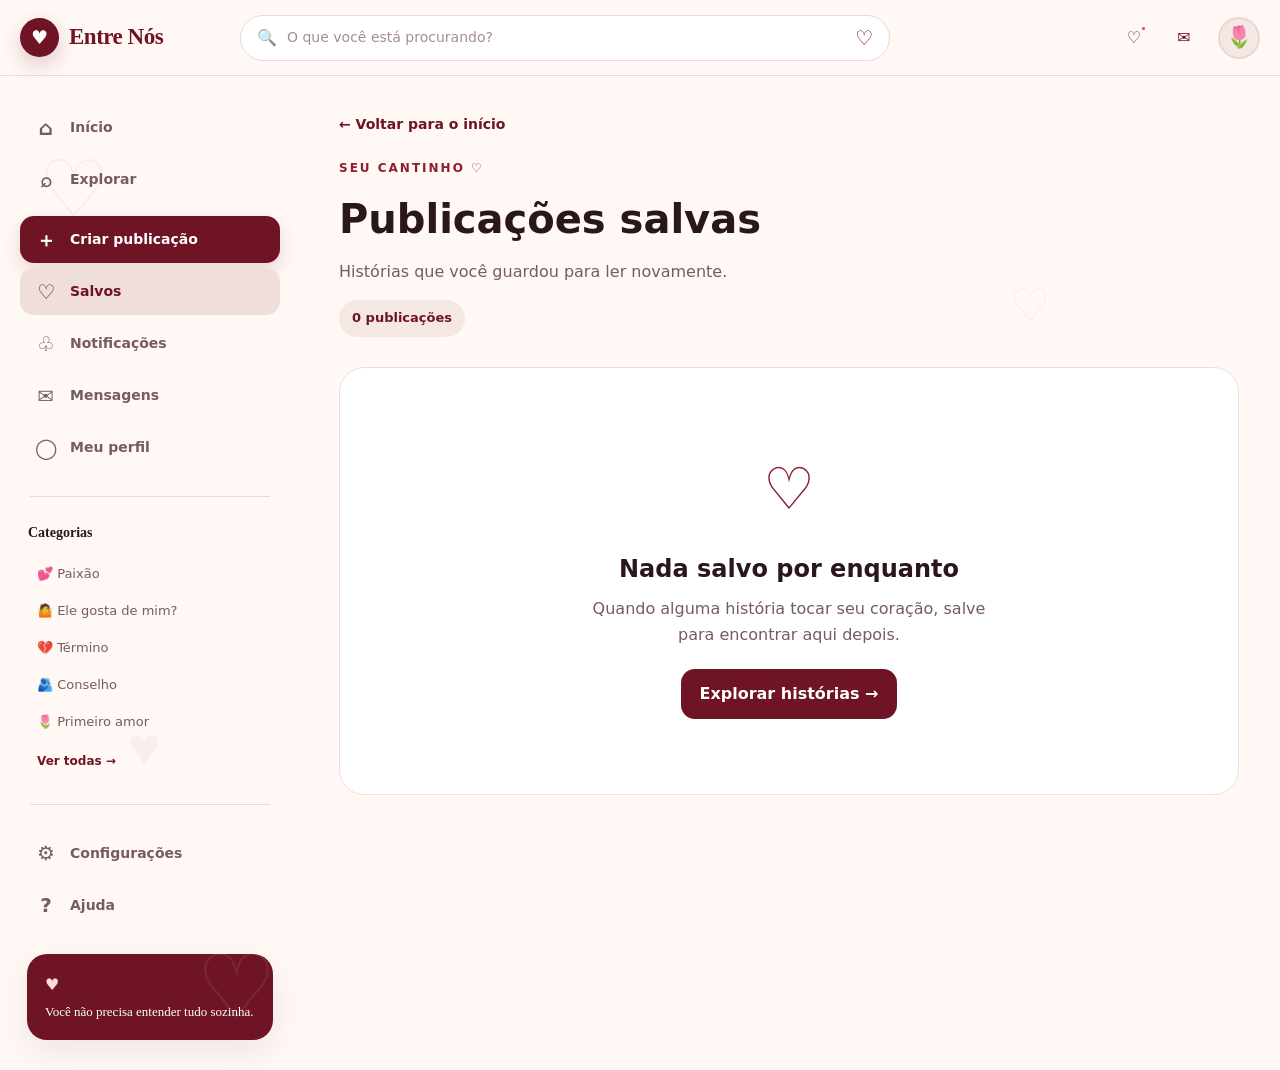
<file: salvos.html>
<!DOCTYPE html>
<html lang="pt-BR">

<head>
    <meta charset="UTF-8">
    <meta name="viewport" content="width=device-width, initial-scale=1.0">

    <title>Salvos — Entre Nós ♡</title>

    <link rel="stylesheet" href="css/style.css">

    <style>
        .saved-page {
            width: 100%;
            max-width: 900px;
            margin: 0 auto;
            padding-bottom: 80px;
        }

        .saved-back {
            display: inline-flex;
            align-items: center;
            gap: 7px;
            margin-bottom: 24px;
            color: #6e1424;
            text-decoration: none;
            font-weight: 700;
            font-size: 14px;
        }

        .saved-back:hover {
            text-decoration: underline;
        }

        .saved-header {
            margin-bottom: 30px;
        }

        .saved-header span {
            display: block;
            font-size: 12px;
            font-weight: 700;
            letter-spacing: 2px;
            color: #8f1d32;
            margin-bottom: 8px;
        }

        .saved-header h1 {
            margin: 0;
            font-size: clamp(28px, 4vw, 40px);
            color: #29171b;
        }

        .saved-header p {
            margin: 8px 0 0;
            color: #765c61;
        }

        .saved-count {
            display: inline-flex;
            margin-top: 16px;
            padding: 8px 13px;
            border-radius: 30px;
            background: #f5e7e3;
            color: #6e1424;
            font-size: 13px;
            font-weight: 700;
        }

        .saved-list {
            display: flex;
            flex-direction: column;
            gap: 14px;
        }

        .saved-card {
            background: #fff;
            border: 1px solid #eadfdd;
            border-radius: 22px;
            padding: 20px;
            box-shadow: 0 5px 20px rgba(70, 20, 30, .04);
            transition: .2s ease;
        }

        .saved-card:hover {
            transform: translateY(-2px);
            border-color: #d9b9bd;
            box-shadow: 0 10px 28px rgba(70, 20, 30, .08);
        }

        .saved-card-header {
            display: flex;
            align-items: center;
            justify-content: space-between;
            gap: 15px;
            margin-bottom: 15px;
        }

        .saved-author {
            display: flex;
            align-items: center;
            gap: 11px;
        }

        .saved-avatar {
            width: 45px;
            height: 45px;
            border-radius: 50%;
            display: flex;
            align-items: center;
            justify-content: center;
            background: #f5e7e3;
            font-size: 22px;
        }

        .saved-author strong {
            display: block;
            color: #29171b;
        }

        .saved-author small {
            color: #987f84;
        }

        .remove-save {
            border: none;
            background: transparent;
            color: #8f1d32;
            font-size: 22px;
            cursor: pointer;
            width: 38px;
            height: 38px;
            border-radius: 12px;
            transition: .2s ease;
        }

        .remove-save:hover {
            background: #f5e7e3;
        }

        .saved-category {
            display: inline-block;
            padding: 7px 11px;
            border-radius: 12px;
            background: #fff0ed;
            color: #6e1424;
            font-size: 12px;
            font-weight: 700;
            margin-bottom: 12px;
        }

        .saved-content {
            text-decoration: none;
            color: inherit;
            display: block;
        }

        .saved-content h2 {
            margin: 0 0 8px;
            color: #29171b;
            font-size: 20px;
        }

        .saved-content p {
            margin: 0;
            color: #765c61;
            line-height: 1.6;
        }

        .saved-footer {
            display: flex;
            align-items: center;
            gap: 18px;
            margin-top: 17px;
            padding-top: 15px;
            border-top: 1px solid #f0e5e2;
            color: #765c61;
            font-size: 13px;
        }

        .empty-saved {
            text-align: center;
            padding: 75px 25px;
            background: #fff;
            border: 1px solid #eadfdd;
            border-radius: 25px;
        }

        .empty-saved-heart {
            font-size: 58px;
            color: #8f1d32;
            margin-bottom: 14px;
        }

        .empty-saved h2 {
            margin: 0 0 8px;
            color: #29171b;
        }

        .empty-saved p {
            margin: 0 auto 22px;
            max-width: 430px;
            line-height: 1.6;
            color: #765c61;
        }

        .empty-saved a {
            display: inline-flex;
            align-items: center;
            justify-content: center;
            padding: 12px 18px;
            background: #6e1424;
            color: white;
            border-radius: 14px;
            text-decoration: none;
            font-weight: 700;
        }

        .empty-saved a:hover {
            background: #8f1d32;
        }

        .mobile-navigation {
            z-index: 100;
        }

        @media (max-width: 700px) {

            .saved-card {
                padding: 16px;
            }

            .saved-content h2 {
                font-size: 18px;
            }

            .saved-footer {
                gap: 12px;
                flex-wrap: wrap;
            }
        }
    </style>
</head>

<body>

    <div class="background-decoration" aria-hidden="true">
        <span>♡</span>
        <span>♡</span>
        <span>♥</span>
        <span>♡</span>
    </div>


    <!-- HEADER -->

    <header class="site-header">

        <div class="header-inner">

            <a href="index.html" class="logo">
                <span class="logo-heart">♥</span>
                <span class="logo-text">Entre Nós</span>
            </a>

            <form class="search-bar" onsubmit="return false;">

                <span class="search-icon">🔍</span>

                <input
                    type="search"
                    placeholder="O que você está procurando?"
                >

                <span class="search-heart">♡</span>

            </form>

            <div class="header-actions">

                <a
                    href="notificacoes.html"
                    class="header-action"
                    aria-label="Notificações"
                >
                    <span>♡</span>
                    <span class="notification-dot"></span>
                </a>

                <a
                    href="mensagens.html"
                    class="header-action"
                    aria-label="Mensagens"
                >
                    <span>✉</span>
                </a>

                <a
                    href="perfil.html"
                    class="header-profile"
                    aria-label="Meu perfil"
                >
                    <span class="mini-avatar">🌷</span>
                </a>

            </div>

        </div>

    </header>


    <!-- LAYOUT -->

    <div class="app-layout">


        <!-- SIDEBAR -->

        <aside class="sidebar">

            <div class="sidebar-inner">

                <nav class="main-navigation">

                    <a href="index.html" class="nav-item">
                        <span class="nav-icon">⌂</span>
                        <span class="nav-text">Início</span>
                    </a>

                    <a href="explorar.html" class="nav-item">
                        <span class="nav-icon">⌕</span>
                        <span class="nav-text">Explorar</span>
                    </a>

                    <a href="criar.html" class="nav-item nav-create">
                        <span class="nav-icon">＋</span>
                        <span class="nav-text">Criar publicação</span>
                    </a>

                    <a href="salvos.html" class="nav-item active">
                        <span class="nav-icon">♡</span>
                        <span class="nav-text">Salvos</span>
                    </a>

                    <a href="notificacoes.html" class="nav-item">
                        <span class="nav-icon">♧</span>
                        <span class="nav-text">Notificações</span>
                    </a>

                    <a href="mensagens.html" class="nav-item">
                        <span class="nav-icon">✉</span>
                        <span class="nav-text">Mensagens</span>
                    </a>

                    <a href="perfil.html" class="nav-item">
                        <span class="nav-icon">◯</span>
                        <span class="nav-text">Meu perfil</span>
                    </a>

                </nav>


                <div class="sidebar-divider"></div>


                <div class="sidebar-section">

                    <h3 class="sidebar-title">
                        Categorias
                    </h3>

                    <a
                        href="explorar.html?categoria=Paixão"
                        class="sidebar-category"
                    >
                        💕 Paixão
                    </a>

                    <a
                        href="explorar.html?categoria=Ele gosta de mim?"
                        class="sidebar-category"
                    >
                        🤷 Ele gosta de mim?
                    </a>

                    <a
                        href="explorar.html?categoria=Término"
                        class="sidebar-category"
                    >
                        💔 Término
                    </a>

                    <a
                        href="explorar.html?categoria=Preciso de conselho"
                        class="sidebar-category"
                    >
                        🫂 Conselho
                    </a>

                    <a
                        href="explorar.html?categoria=Primeiro amor"
                        class="sidebar-category"
                    >
                        🌷 Primeiro amor
                    </a>

                    <a
                        href="explorar.html"
                        class="sidebar-see-more"
                    >
                        Ver todas →
                    </a>

                </div>


                <div class="sidebar-divider"></div>


                <nav class="secondary-navigation">

                    <a href="configuracoes.html" class="nav-item">
                        <span class="nav-icon">⚙</span>
                        <span class="nav-text">Configurações</span>
                    </a>

                    <a href="ajuda.html" class="nav-item">
                        <span class="nav-icon">?</span>
                        <span class="nav-text">Ajuda</span>
                    </a>

                </nav>


                <div class="sidebar-quote">

                    <span class="quote-heart">♥</span>

                    <p>
                        Você não precisa entender
                        tudo sozinha.
                    </p>

                </div>

            </div>

        </aside>


        <!-- CONTEÚDO -->

        <main class="main-content">

            <div class="saved-page">

                <a
                    href="index.html"
                    class="saved-back"
                >
                    ← Voltar para o início
                </a>


                <header class="saved-header">

                    <span>
                        SEU CANTINHO ♡
                    </span>

                    <h1>
                        Publicações salvas
                    </h1>

                    <p>
                        Histórias que você guardou para ler novamente.
                    </p>

                    <div
                        class="saved-count"
                        id="savedCount"
                    >
                        0 publicações
                    </div>

                </header>


                <div
                    class="saved-list"
                    id="savedList"
                ></div>


                <div
                    class="empty-saved"
                    id="emptySaved"
                    style="display:none;"
                >

                    <div class="empty-saved-heart">
                        ♡
                    </div>

                    <h2>
                        Nada salvo por enquanto
                    </h2>

                    <p>
                        Quando alguma história tocar seu coração,
                        salve para encontrar aqui depois.
                    </p>

                    <a href="index.html">
                        Explorar histórias →
                    </a>

                </div>

            </div>

        </main>

    </div>


    <!-- MOBILE -->

    <nav
        class="mobile-navigation"
        aria-label="Navegação mobile"
    >

        <a
            href="index.html"
            class="mobile-nav-item"
        >
            <span>⌂</span>
            <small>Início</small>
        </a>

        <a
            href="explorar.html"
            class="mobile-nav-item"
        >
            <span>⌕</span>
            <small>Explorar</small>
        </a>

        <a
            href="criar.html"
            class="mobile-nav-create"
            aria-label="Criar publicação"
        >
            ＋
        </a>

        <a
            href="salvos.html"
            class="mobile-nav-item active"
        >
            <span>♡</span>
            <small>Salvos</small>
        </a>

        <a
            href="perfil.html"
            class="mobile-nav-item"
        >
            <span>◯</span>
            <small>Perfil</small>
        </a>

    </nav>


    <script>

        const savedKey = "entreNos_savedPosts";

        const savedList =
            document.getElementById("savedList");

        const emptySaved =
            document.getElementById("emptySaved");

        const savedCount =
            document.getElementById("savedCount");


        const posts = {

            1: {
                author: "Anônima",
                avatar: "🌸",
                time: "há 2 horas",
                category: "🤷 Ele gosta de mim?",
                title: "Eu não consigo entender os sinais dele...",
                text: "A gente conversa praticamente todos os dias, ele sempre procura assunto e parece ficar diferente quando estamos perto dos nossos amigos. Mas quando tento entender se existe alguma coisa a mais, ele simplesmente muda de assunto...",
                reactions: 124,
                comments: 32
            },

            2: {
                author: "Bia",
                avatar: "🌹",
                time: "há 4 horas",
                category: "🫂 Preciso de conselho",
                title: "Vocês voltariam depois de uma mentira?",
                text: "Eu descobri uma coisa que ele escondeu de mim durante algumas semanas. Ele pediu desculpas e disse que estava com medo da minha reação. Eu ainda gosto muito dele, mas não sei se consigo confiar novamente.",
                reactions: 89,
                comments: 47
            },

            3: {
                author: "Lua",
                avatar: "🌷",
                time: "ontem",
                category: "💔 Término",
                title: "Acho que estou finalmente conseguindo seguir em frente.",
                text: "Durante meses achei que nunca conseguiria ficar bem depois do término. Hoje percebi que passei uma tarde inteira sem pensar nele. Parece pequeno, mas para mim foi enorme.",
                reactions: 215,
                comments: 61
            }

        };


        function getSavedPosts() {

            try {

                const data =
                    localStorage.getItem(savedKey);

                if (!data) {
                    return [];
                }

                const parsed =
                    JSON.parse(data);

                if (!Array.isArray(parsed)) {
                    return [];
                }

                return parsed;

            } catch (error) {

                return [];

            }

        }


        function saveSavedPosts(posts) {

            localStorage.setItem(
                savedKey,
                JSON.stringify(posts)
            );

        }


        function getPost(id) {

            return posts[String(id)];

        }


        function renderSaved() {

            const saved =
                getSavedPosts();

            savedList.innerHTML = "";

            savedCount.textContent =
                saved.length === 1
                    ? "1 publicação"
                    : `${saved.length} publicações`;


            if (saved.length === 0) {

                emptySaved.style.display = "block";

                return;

            }


            emptySaved.style.display = "none";


            saved.forEach(id => {

                const post =
                    getPost(id);


                if (!post) {
                    return;
                }


                const card =
                    document.createElement("article");

                card.className = "saved-card";

                card.innerHTML = `

                    <div class="saved-card-header">

                        <div class="saved-author">

                            <div class="saved-avatar">
                                ${post.avatar}
                            </div>

                            <div>
                                <strong>
                                    ${post.author}
                                </strong>

                                <small>
                                    ${post.time}
                                </small>
                            </div>

                        </div>

                        <button
                            type="button"
                            class="remove-save"
                            data-remove="${id}"
                            aria-label="Remover dos salvos"
                            title="Remover dos salvos"
                        >
                            ♡
                        </button>

                    </div>


                    <span class="saved-category">
                        ${post.category}
                    </span>


                    <a
                        href="post.html?id=${id}"
                        class="saved-content"
                    >

                        <h2>
                            ${post.title}
                        </h2>

                        <p>
                            ${post.text}
                        </p>

                    </a>


                    <div class="saved-footer">

                        <span>
                            ♥ ${post.reactions}
                        </span>

                        <span>
                            ♡ ${post.comments}
                        </span>

                        <span>
                            Publicação salva
                        </span>

                    </div>

                `;


                savedList.appendChild(card);

            });


            document
                .querySelectorAll("[data-remove]")
                .forEach(button => {

                    button.addEventListener(
                        "click",
                        function () {

                            const id =
                                this.dataset.remove;

                            const current =
                                getSavedPosts();

                            const updated =
                                current.filter(
                                    savedId =>
                                        String(savedId) !== String(id)
                                );

                            saveSavedPosts(updated);

                            renderSaved();

                        }
                    );

                });

        }


        renderSaved();

    </script>

</body>

</html>
</file>
<file: css/style.css>
/* =========================================================
   ENTRE NÓS — STYLE.CSS
   Identidade: vinho + vermelho queimado + creme
   ========================================================= */

/* =========================
   VARIÁVEIS
   ========================= */

:root {
    --wine: #6E1424;
    --wine-dark: #4E0D19;
    --red: #8F1D32;
    --red-soft: #B43A4B;
    --accent: #C94A5C;

    --cream: #FFF8F5;
    --cream-dark: #F5E7E3;
    --cream-medium: #EBD6D1;

    --text: #29171B;
    --text-soft: #765C61;
    --white: #FFFFFF;

    --border: #E9D8D5;
    --shadow: 0 12px 35px rgba(70, 17, 29, 0.08);
    --shadow-hover: 0 18px 45px rgba(70, 17, 29, 0.13);

    --radius-small: 12px;
    --radius-button: 14px;
    --radius-input: 16px;
    --radius-card: 20px;
    --radius-large: 28px;

    --header-height: 76px;
    --sidebar-width: 260px;

    --transition: 0.22s ease;
}

/* =========================
   RESET
   ========================= */

* {
    margin: 0;
    padding: 0;
    box-sizing: border-box;
}

html {
    scroll-behavior: smooth;
}

body {
    min-height: 100vh;
    background: var(--cream);
    color: var(--text);
    font-family:
        "Segoe UI",
        system-ui,
        -apple-system,
        BlinkMacSystemFont,
        sans-serif;
    line-height: 1.6;
    overflow-x: hidden;
}

button,
input,
textarea,
select {
    font: inherit;
}

button {
    cursor: pointer;
}

a {
    color: inherit;
    text-decoration: none;
}

img {
    max-width: 100%;
    display: block;
}

/* =========================
   DECORAÇÃO DE FUNDO
   ========================= */

.background-decoration {
    position: fixed;
    inset: 0;
    pointer-events: none;
    overflow: hidden;
    z-index: -1;
}

.background-decoration span {
    position: absolute;
    color: rgba(110, 20, 36, 0.045);
    font-size: 80px;
    font-family: Georgia, serif;
}

.background-decoration span:nth-child(1) {
    top: 14%;
    left: 3%;
}

.background-decoration span:nth-child(2) {
    top: 50%;
    right: 4%;
    font-size: 110px;
}

.background-decoration span:nth-child(3) {
    bottom: 12%;
    left: 10%;
    font-size: 55px;
}

.background-decoration span:nth-child(4) {
    top: 30%;
    right: 18%;
    font-size: 45px;
}

/* =========================
   HEADER
   ========================= */

.site-header {
    position: sticky;
    top: 0;
    z-index: 100;
    height: var(--header-height);
    background: rgba(255, 248, 245, 0.94);
    border-bottom: 1px solid var(--border);
    backdrop-filter: blur(18px);
}

.header-inner {
    width: min(1400px, calc(100% - 40px));
    height: 100%;
    margin: auto;

    display: flex;
    align-items: center;
    gap: 30px;
}

/* =========================
   LOGO
   ========================= */

.logo {
    display: flex;
    align-items: center;
    gap: 10px;
    min-width: 190px;
}

.logo-heart {
    width: 39px;
    height: 39px;

    display: grid;
    place-items: center;

    background: var(--wine);
    color: white;
    border-radius: 50%;

    font-size: 19px;

    box-shadow: 0 8px 20px rgba(110, 20, 36, 0.2);
}

.logo-text {
    color: var(--wine);
    font-family: Georgia, "Times New Roman", serif;
    font-size: 23px;
    font-weight: 700;
    letter-spacing: -0.5px;
}

/* =========================
   SEARCH
   ========================= */

.search-bar {
    flex: 1;
    max-width: 650px;
    height: 46px;

    display: flex;
    align-items: center;
    gap: 10px;

    padding: 0 16px;

    background: var(--white);
    border: 1px solid var(--border);
    border-radius: 999px;

    transition: var(--transition);
}

.search-bar:focus-within {
    border-color: var(--red-soft);
    box-shadow: 0 0 0 4px rgba(180, 58, 75, 0.08);
}

.search-icon {
    font-size: 16px;
    opacity: 0.7;
}

.search-bar input {
    flex: 1;
    min-width: 0;

    border: 0;
    outline: 0;
    background: transparent;

    color: var(--text);
    font-size: 14px;
}

.search-bar input::placeholder {
    color: #A68D91;
}

.search-heart {
    color: var(--wine);
    font-size: 20px;
}

/* =========================
   HEADER ACTIONS
   ========================= */

.header-actions {
    margin-left: auto;

    display: flex;
    align-items: center;
    gap: 8px;
}

.header-action {
    position: relative;

    width: 42px;
    height: 42px;

    display: grid;
    place-items: center;

    border-radius: 50%;
    color: var(--wine);

    transition: var(--transition);
}

.header-action:hover {
    background: var(--cream-dark);
    transform: translateY(-1px);
}

.notification-dot {
    position: absolute;
    top: 8px;
    right: 8px;

    width: 7px;
    height: 7px;

    border-radius: 50%;
    background: var(--accent);
    border: 2px solid var(--cream);
}

.header-profile {
    margin-left: 5px;
}

.mini-avatar {
    width: 42px;
    height: 42px;

    display: grid;
    place-items: center;

    border-radius: 50%;
    background: var(--cream-dark);

    font-size: 21px;

    border: 2px solid rgba(110, 20, 36, 0.08);

    transition: var(--transition);
}

.header-profile:hover .mini-avatar {
    transform: scale(1.05);
    border-color: var(--red-soft);
}

/* =========================
   LAYOUT
   ========================= */

.app-layout {
    width: min(1400px, calc(100% - 40px));
    margin: 0 auto;

    display: grid;
    grid-template-columns: var(--sidebar-width) minmax(0, 1fr);
    gap: 38px;
}

/* =========================
   SIDEBAR
   ========================= */

.sidebar {
    min-height: calc(100vh - var(--header-height));
}

.sidebar-inner {
    position: sticky;
    top: calc(var(--header-height) + 20px);

    padding: 28px 0 30px;
}

.main-navigation,
.secondary-navigation {
    display: flex;
    flex-direction: column;
    gap: 5px;
}

.nav-item {
    position: relative;

    min-height: 47px;
    padding: 0 15px;

    display: flex;
    align-items: center;
    gap: 13px;

    border-radius: var(--radius-button);

    color: var(--text-soft);
    font-size: 14px;
    font-weight: 600;

    transition: var(--transition);
}

.nav-item:hover {
    background: var(--cream-dark);
    color: var(--wine);
    transform: translateX(2px);
}

.nav-item.active {
    background: #F0DEDA;
    color: var(--wine);
}

.nav-item.nav-create {
    margin-top: 8px;

    background: var(--wine);
    color: white;

    box-shadow: 0 8px 18px rgba(110, 20, 36, 0.15);
}

.nav-item.nav-create:hover {
    background: var(--red);
    color: white;
    transform: translateY(-1px);
}

.nav-icon {
    width: 22px;
    text-align: center;
    font-size: 20px;
    line-height: 1;
}

.nav-text {
    flex: 1;
}

.nav-badge {
    min-width: 23px;
    height: 23px;

    padding: 0 6px;

    display: grid;
    place-items: center;

    border-radius: 50%;

    background: var(--accent);
    color: white;

    font-size: 11px;
    font-weight: 700;
}

.sidebar-divider {
    height: 1px;
    background: var(--border);
    margin: 25px 10px;
}

.sidebar-section {
    padding: 0 8px;
}

.sidebar-title {
    margin-bottom: 12px;

    color: var(--text);
    font-family: Georgia, "Times New Roman", serif;
    font-size: 14px;
    font-weight: 700;
}

.sidebar-category {
    display: block;

    padding: 8px 9px;

    border-radius: 10px;

    color: var(--text-soft);
    font-size: 13px;

    transition: var(--transition);
}

.sidebar-category:hover {
    background: var(--cream-dark);
    color: var(--wine);
}

.sidebar-see-more {
    display: inline-block;
    margin-top: 5px;
    padding: 7px 9px;

    color: var(--wine);
    font-size: 12px;
    font-weight: 700;
}

.sidebar-quote {
    margin: 25px 7px 0;
    padding: 18px;

    background: var(--wine);
    color: white;

    border-radius: var(--radius-card);

    position: relative;
    overflow: hidden;

    box-shadow: var(--shadow);
}

.sidebar-quote::after {
    content: "♡";
    position: absolute;
    right: -4px;
    bottom: -20px;

    color: rgba(255,255,255,0.08);
    font-size: 90px;
    font-family: Georgia, serif;
}

.quote-heart {
    display: block;
    margin-bottom: 5px;
    color: #FFD9DE;
}

.sidebar-quote p {
    position: relative;
    z-index: 1;

    font-family: Georgia, "Times New Roman", serif;
    font-size: 13px;
    line-height: 1.5;
}

/* =========================
   MAIN
   ========================= */

.main-content {
    min-width: 0;
    padding: 35px 0 70px;
}

/* =========================
   TEXTOS DE SEÇÃO
   ========================= */

.section-eyebrow,
.welcome-label {
    display: block;

    margin-bottom: 7px;

    color: var(--red-soft);

    font-size: 10px;
    font-weight: 800;
    letter-spacing: 1.8px;
}

.section-heading,
.feed-header {
    display: flex;
    align-items: flex-end;
    justify-content: space-between;
    gap: 20px;
}

.section-heading h2,
.feed-header h2 {
    color: var(--text);
    font-family: Georgia, "Times New Roman", serif;
    font-size: 24px;
    line-height: 1.2;
}

.text-link {
    color: var(--wine);
    font-size: 12px;
    font-weight: 700;

    white-space: nowrap;
}

.text-link:hover {
    text-decoration: underline;
}

/* =========================
   WELCOME HERO
   ========================= */

.welcome-section {
    position: relative;
    min-height: 335px;

    display: flex;
    align-items: center;

    padding: 48px;

    border-radius: var(--radius-large);

    background:
        linear-gradient(
            135deg,
            #F4E1DD 0%,
            #F9ECE8 55%,
            #FFF8F5 100%
        );

    border: 1px solid #ECD7D3;

    overflow: hidden;
    box-shadow: var(--shadow);
}

.welcome-content {
    position: relative;
    z-index: 2;

    max-width: 680px;
}

.welcome-section h1 {
    max-width: 680px;

    margin-bottom: 18px;

    color: var(--text);

    font-family: Georgia, "Times New Roman", serif;
    font-size: clamp(36px, 4vw, 55px);
    line-height: 1.03;
    letter-spacing: -1.8px;
}

.welcome-section h1 span {
    color: var(--wine);
}

.welcome-section p {
    max-width: 600px;

    margin-bottom: 28px;

    color: var(--text-soft);
    font-size: 15px;
    line-height: 1.75;
}

.welcome-actions {
    display: flex;
    flex-wrap: wrap;
    gap: 10px;
}

/* =========================
   BOTÕES
   ========================= */

.btn {
    min-height: 45px;

    display: inline-flex;
    align-items: center;
    justify-content: center;
    gap: 9px;

    padding: 0 20px;

    border: 0;
    border-radius: var(--radius-button);

    font-size: 13px;
    font-weight: 700;

    transition: var(--transition);
}

.btn-primary {
    background: var(--wine);
    color: white;

    box-shadow: 0 9px 20px rgba(110, 20, 36, 0.18);
}

.btn-primary:hover {
    background: var(--red);
    transform: translateY(-2px);
    box-shadow: 0 13px 25px rgba(110, 20, 36, 0.22);
}

.btn-secondary {
    background: rgba(255,255,255,0.72);
    color: var(--wine);

    border: 1px solid #E4CECA;
}

.btn-secondary:hover {
    background: white;
    border-color: var(--red-soft);
    transform: translateY(-1px);
}

/* =========================
   DECORAÇÃO DO HERO
   ========================= */

.welcome-decoration {
    position: absolute;
    inset: 0;
    pointer-events: none;
}

.heart-circle {
    position: absolute;

    width: 245px;
    height: 245px;

    right: 6%;
    top: 50%;

    transform: translateY(-50%);

    display: grid;
    place-items: center;

    border-radius: 50%;

    background: rgba(110, 20, 36, 0.07);
    border: 1px solid rgba(110, 20, 36, 0.09);
}

.heart-circle::before {
    content: "";

    position: absolute;

    width: 170px;
    height: 170px;

    border-radius: 50%;

    border: 1px solid rgba(110, 20, 36, 0.12);
}

.heart-circle span {
    position: relative;

    color: var(--wine);

    font-family: Georgia, serif;
    font-size: 105px;

    transform: rotate(-5deg);
}

.heart-decoration {
    position: absolute;

    color: var(--wine);
    font-family: Georgia, serif;

    opacity: 0.2;
}

.heart-one {
    right: 18%;
    top: 17%;
    font-size: 28px;
}

.heart-two {
    right: 35%;
    bottom: 17%;
    font-size: 42px;
}

.heart-three {
    right: 7%;
    bottom: 12%;
    font-size: 20px;
}

/* =========================
   CATEGORIAS
   ========================= */

.category-section {
    margin-top: 48px;
}

.category-list {
    margin-top: 19px;

    display: flex;
    flex-wrap: wrap;
    gap: 9px;
}

.category-chip {
    min-height: 40px;

    padding: 0 15px;

    display: inline-flex;
    align-items: center;
    gap: 7px;

    border: 1px solid var(--border);
    border-radius: 999px;

    background: var(--white);
    color: var(--text-soft);

    font-size: 12px;
    font-weight: 600;

    transition: var(--transition);
}

.category-chip:hover {
    border-color: var(--red-soft);
    color: var(--wine);
    transform: translateY(-1px);
}

.category-chip.active {
    background: var(--wine);
    color: white;
    border-color: var(--wine);
}

.category-chip span {
    font-size: 15px;
}

/* =========================
   FEED
   ========================= */

.feed-section {
    margin-top: 50px;
}

.feed-filter {
    display: flex;
    align-items: center;
    gap: 3px;

    padding: 4px;

    border-radius: 999px;
    background: var(--cream-dark);
}

.filter-button {
    min-height: 31px;

    padding: 0 12px;

    border: 0;
    border-radius: 999px;

    background: transparent;
    color: var(--text-soft);

    font-size: 11px;
    font-weight: 700;

    transition: var(--transition);
}

.filter-button.active {
    background: white;
    color: var(--wine);
    box-shadow: 0 3px 8px rgba(70, 17, 29, 0.08);
}

/* =========================
   POST CARD
   ========================= */

.post-card {
    margin-top: 18px;
    padding: 24px;

    background: white;
    border: 1px solid var(--border);
    border-radius: var(--radius-card);

    box-shadow: 0 7px 25px rgba(70, 17, 29, 0.045);

    transition: var(--transition);
}

.post-card:hover {
    box-shadow: var(--shadow-hover);
    transform: translateY(-2px);
}

/* =========================
   POST HEADER
   ========================= */

.post-header {
    display: flex;
    align-items: center;
    justify-content: space-between;
    gap: 15px;
}

.post-author {
    display: flex;
    align-items: center;
    gap: 11px;
}

.avatar {
    width: 43px;
    height: 43px;

    flex-shrink: 0;

    display: grid;
    place-items: center;

    border-radius: 50%;

    font-size: 21px;
}

.avatar-flower {
    background: #F3DFE3;
}

.avatar-wine {
    background: #EBD4D7;
}

.avatar-cream {
    background: #F4E9D6;
}

.author-info {
    display: flex;
    flex-direction: column;
}

.author-info strong {
    color: var(--text);
    font-size: 13px;
}

.author-info small {
    color: #9B8589;
    font-size: 11px;
}

.post-menu-button {
    width: 35px;
    height: 35px;

    display: grid;
    place-items: center;

    border: 0;
    border-radius: 50%;

    background: transparent;
    color: #9B8589;

    font-size: 21px;

    transition: var(--transition);
}

.post-menu-button:hover {
    background: var(--cream-dark);
    color: var(--wine);
}

/* =========================
   POST CONTENT
   ========================= */

.post-category {
    display: inline-flex;

    margin-top: 17px;
    padding: 6px 10px;

    background: #F8ECE9;
    color: var(--wine);

    border-radius: 8px;

    font-size: 10px;
    font-weight: 800;
}

.post-content {
    display: block;
    padding-top: 13px;
}

.post-content h3 {
    color: var(--text);

    font-family: Georgia, "Times New Roman", serif;
    font-size: 21px;
    line-height: 1.25;

    transition: var(--transition);
}

.post-content:hover h3 {
    color: var(--wine);
}

.post-content p {
    margin-top: 8px;

    color: var(--text-soft);

    font-size: 13px;
    line-height: 1.7;
}

/* =========================
   HASHTAGS
   ========================= */

.hashtags {
    display: flex;
    flex-wrap: wrap;
    gap: 7px;

    margin-top: 14px;
}

.hashtags a {
    color: var(--red-soft);
    font-size: 11px;
    font-weight: 600;
}

.hashtags a:hover {
    color: var(--wine);
    text-decoration: underline;
}

/* =========================
   POST ACTIONS
   ========================= */

.post-actions {
    margin-top: 18px;
    padding-top: 14px;

    display: flex;
    align-items: center;
    justify-content: space-between;

    border-top: 1px solid #F0E4E1;
}

.post-reactions {
    display: flex;
    align-items: center;
    gap: 4px;
}

.reaction-button,
.post-action,
.save-button {
    border: 0;
    background: transparent;

    color: #8D757A;

    transition: var(--transition);
}

.reaction-button,
.post-action {
    min-height: 35px;

    display: inline-flex;
    align-items: center;
    gap: 7px;

    padding: 0 9px;

    border-radius: 10px;

    font-size: 11px;
    font-weight: 600;
}

.reaction-button span:first-child,
.post-action span:first-child {
    font-size: 18px;
}

.reaction-button:hover,
.post-action:hover {
    background: var(--cream-dark);
    color: var(--wine);
}

.reaction-button:hover span:first-child {
    transform: scale(1.15);
}

.save-button {
    width: 37px;
    height: 37px;

    display: grid;
    place-items: center;

    border-radius: 50%;

    font-size: 23px;
}

.save-button:hover {
    background: var(--cream-dark);
    color: var(--wine);
}

.save-button.saved {
    background: #F3DADD;
    color: var(--wine);
}

/* =========================
   LOAD MORE
   ========================= */

.load-more {
    display: flex;
    justify-content: center;

    margin-top: 24px;
}

/* =========================
   CTA
   ========================= */

.community-cta {
    position: relative;

    margin-top: 55px;
    padding: 28px 30px;

    display: flex;
    align-items: center;
    gap: 20px;

    background: var(--wine);
    color: white;

    border-radius: var(--radius-card);

    overflow: hidden;
    box-shadow: var(--shadow);
}

.community-cta::after {
    content: "♡";

    position: absolute;
    right: 22px;
    bottom: -42px;

    color: rgba(255,255,255,0.07);

    font-family: Georgia, serif;
    font-size: 150px;
}

.cta-heart {
    width: 57px;
    height: 57px;

    flex-shrink: 0;

    display: grid;
    place-items: center;

    border-radius: 50%;

    background: rgba(255,255,255,0.12);

    color: #FFDDE1;
    font-size: 25px;
}

.cta-content {
    position: relative;
    z-index: 1;

    flex: 1;
}

.community-cta .section-eyebrow {
    color: #EFC0C7;
}

.community-cta h2 {
    font-family: Georgia, "Times New Roman", serif;
    font-size: 21px;
    line-height: 1.25;
}

.community-cta p {
    margin-top: 4px;

    color: rgba(255,255,255,0.72);
    font-size: 12px;
}

.community-cta .btn {
    position: relative;
    z-index: 2;

    background: white;
    color: var(--wine);

    flex-shrink: 0;
}

.community-cta .btn:hover {
    background: #FFF2EF;
}

/* =========================
   FOOTER
   ========================= */

.site-footer {
    margin-top: 30px;

    border-top: 1px solid var(--border);
    background: #FBF0ED;
}

.footer-inner {
    width: min(1400px, calc(100% - 40px));
    margin: auto;

    padding: 35px 0;

    display: grid;
    grid-template-columns: 1.2fr 1fr 1fr;
    gap: 30px;
}

.footer-logo {
    color: var(--wine);

    font-family: Georgia, "Times New Roman", serif;
    font-size: 18px;
    font-weight: 700;
}

.footer-brand p {
    margin-top: 7px;

    color: var(--text-soft);
    font-size: 12px;
}

.footer-links {
    display: flex;
    flex-wrap: wrap;
    align-content: flex-start;
    gap: 8px 18px;
}

.footer-links a {
    color: var(--text-soft);
    font-size: 11px;
}

.footer-links a:hover {
    color: var(--wine);
}

.footer-copy {
    color: #927A80;
    font-size: 10px;
    line-height: 1.7;
    text-align: right;
}

.footer-copy span {
    color: var(--wine);
}

/* =========================
   MOBILE NAV
   ========================= */

.mobile-navigation {
    display: none;
}

/* =========================
   TOAST
   ========================= */

.toast {
    position: fixed;
    left: 50%;
    bottom: 28px;

    z-index: 300;

    display: flex;
    align-items: center;
    gap: 10px;

    padding: 12px 17px;

    background: var(--wine);
    color: white;

    border-radius: 999px;

    box-shadow: 0 15px 35px rgba(50, 10, 20, 0.22);

    font-size: 12px;
    font-weight: 700;

    opacity: 0;
    pointer-events: none;

    transform: translate(-50%, 20px);

    transition: 0.3s ease;
}

.toast.show {
    opacity: 1;
    transform: translate(-50%, 0);
}

.toast-icon {
    color: #FFD9DE;
}

/* =========================
   MODAL
   ========================= */

.modal-overlay {
    position: fixed;
    inset: 0;

    z-index: 250;

    display: flex;
    align-items: center;
    justify-content: center;

    padding: 20px;

    background: rgba(36, 10, 16, 0.55);

    backdrop-filter: blur(7px);

    opacity: 0;
    visibility: hidden;

    transition: var(--transition);
}

.modal-overlay.active {
    opacity: 1;
    visibility: visible;
}

.modal {
    position: relative;

    width: min(430px, 100%);

    padding: 35px;

    background: var(--cream);

    border-radius: var(--radius-large);

    box-shadow: 0 30px 80px rgba(30, 5, 10, 0.25);

    transform: translateY(15px) scale(0.97);

    transition: var(--transition);
}

.modal-overlay.active .modal {
    transform: translateY(0) scale(1);
}

.modal-close {
    position: absolute;
    top: 15px;
    right: 15px;

    width: 35px;
    height: 35px;

    display: grid;
    place-items: center;

    border: 0;
    border-radius: 50%;

    background: var(--cream-dark);
    color: var(--text-soft);

    font-size: 22px;
}

.modal-close:hover {
    background: #ECD5D1;
    color: var(--wine);
}

.modal-heart {
    display: block;
    margin-bottom: 8px;

    color: var(--wine);

    font-family: Georgia, serif;
    font-size: 30px;
}

.modal h2 {
    color: var(--text);

    font-family: Georgia, "Times New Roman", serif;
    font-size: 23px;
}

.modal-options {
    display: flex;
    flex-direction: column;
    gap: 7px;

    margin-top: 20px;
}

.modal-option {
    width: 100%;

    min-height: 48px;

    display: flex;
    align-items: center;

    padding: 0 15px;

    border: 1px solid var(--border);
    border-radius: var(--radius-button);

    background: white;
    color: var(--text);

    font-size: 13px;
    font-weight: 600;

    text-align: left;

    transition: var(--transition);
}

.modal-option:hover {
    background: var(--cream-dark);
    border-color: var(--cream-medium);
    color: var(--wine);
}

.modal-option.danger {
    color: #A1273A;
}

.modal-option.danger:hover {
    background: #F6E0E3;
    border-color: #E8BFC5;
}

/* =========================
   SELEÇÃO
   ========================= */

::selection {
    background: #E9C9CE;
    color: var(--wine-dark);
}

/* =========================
   SCROLLBAR
   ========================= */

::-webkit-scrollbar {
    width: 9px;
}

::-webkit-scrollbar-track {
    background: var(--cream);
}

::-webkit-scrollbar-thumb {
    background: #D7B8B6;
    border-radius: 999px;
}

::-webkit-scrollbar-thumb:hover {
    background: var(--red-soft);
}

/* =========================
   TABLET
   ========================= */

@media (max-width: 1050px) {

    :root {
        --sidebar-width: 220px;
    }

    .app-layout {
        gap: 25px;
    }

    .welcome-section {
        padding: 38px;
    }

    .welcome-section h1 {
        font-size: 42px;
    }

    .heart-circle {
        right: -25px;
        opacity: 0.65;
    }

    .footer-inner {
        grid-template-columns: 1fr 1fr;
    }

    .footer-copy {
        text-align: left;
    }
}

/* =========================
   MOBILE / TABLET PEQUENO
   ========================= */

@media (max-width: 800px) {

    :root {
        --header-height: 68px;
    }

    .site-header {
        height: var(--header-height);
    }

    .header-inner {
        width: calc(100% - 25px);
        gap: 10px;
    }

    .logo {
        min-width: auto;
    }

    .logo-text {
        font-size: 19px;
    }

    .logo-heart {
        width: 34px;
        height: 34px;
        font-size: 16px;
    }

    .search-bar {
        max-width: none;
    }

    .header-action:nth-child(2) {
        display: none;
    }

    .header-actions {
        gap: 2px;
    }

    .app-layout {
        width: calc(100% - 25px);
        display: block;
    }

    .sidebar {
        display: none;
    }

    .main-content {
        padding: 25px 0 100px;
    }

    .welcome-section {
        min-height: auto;
        padding: 35px 27px;
    }

    .welcome-section h1 {
        font-size: 37px;
    }

    .welcome-section p {
        font-size: 13px;
    }

    .welcome-decoration {
        opacity: 0.45;
    }

    .heart-circle {
        width: 190px;
        height: 190px;
        right: -50px;
    }

    .heart-circle span {
        font-size: 80px;
    }

    .category-section,
    .feed-section {
        margin-top: 35px;
    }

    .section-heading h2,
    .feed-header h2 {
        font-size: 21px;
    }

    .feed-header {
        align-items: flex-start;
        flex-direction: column;
    }

    .feed-filter {
        width: 100%;
        justify-content: center;
    }

    .filter-button {
        flex: 1;
    }

    .post-card {
        padding: 19px;
    }

    .post-content h3 {
        font-size: 19px;
    }

    .post-content p {
        font-size: 12px;
    }

    .post-actions {
        align-items: flex-start;
    }

    .post-reactions {
        flex-wrap: wrap;
    }

    .community-cta {
        flex-direction: column;
        align-items: flex-start;
        padding: 25px;
    }

    .community-cta .btn {
        width: 100%;
    }

    .footer-inner {
        width: calc(100% - 25px);
        grid-template-columns: 1fr;
    }

    .footer-copy {
        text-align: left;
    }

    .mobile-navigation {
        position: fixed;
        left: 0;
        right: 0;
        bottom: 0;

        z-index: 150;

        height: 67px;

        display: flex;
        align-items: center;
        justify-content: space-around;

        background: rgba(255, 248, 245, 0.97);
        border-top: 1px solid var(--border);

        backdrop-filter: blur(15px);
    }

    .mobile-nav-item {
        width: 20%;

        display: flex;
        flex-direction: column;
        align-items: center;
        justify-content: center;
        gap: 2px;

        color: #927A80;

        font-size: 19px;
    }

    .mobile-nav-item small {
        font-size: 9px;
        font-weight: 700;
    }

    .mobile-nav-item.active {
        color: var(--wine);
    }

    .mobile-nav-create {
        width: 48px;
        height: 48px;

        margin-top: -24px;

        display: grid;
        place-items: center;

        border-radius: 50%;

        background: var(--wine);
        color: white;

        border: 5px solid var(--cream);

        box-shadow: 0 8px 20px rgba(110, 20, 36, 0.25);

        font-size: 24px;
    }
}

/* =========================
   CELULAR
   ========================= */

@media (max-width: 520px) {

    .header-inner {
        width: calc(100% - 16px);
    }

    .logo-text {
        display: none;
    }

    .search-bar {
        height: 42px;
    }

    .header-action {
        width: 36px;
        height: 36px;
    }

    .mini-avatar {
        width: 36px;
        height: 36px;
        font-size: 18px;
    }

    .welcome-section {
        padding: 29px 22px;
        border-radius: 23px;
    }

    .welcome-section h1 {
        font-size: 32px;
        letter-spacing: -1px;
    }

    .welcome-section p {
        font-size: 12px;
    }

    .welcome-actions {
        flex-direction: column;
    }

    .welcome-actions .btn {
        width: 100%;
    }

    .heart-circle {
        width: 145px;
        height: 145px;
        right: -45px;
        top: 28%;
    }

    .heart-circle span {
        font-size: 65px;
    }

    .heart-decoration {
        display: none;
    }

    .category-list {
        flex-wrap: nowrap;

        overflow-x: auto;

        padding-bottom: 7px;

        scrollbar-width: none;
    }

    .category-list::-webkit-scrollbar {
        display: none;
    }

    .category-chip {
        flex-shrink: 0;
    }

    .section-heading {
        align-items: flex-start;
    }

    .section-heading h2,
    .feed-header h2 {
        font-size: 19px;
    }

    .post-card {
        border-radius: 17px;
        padding: 17px;
    }

    .post-content h3 {
        font-size: 18px;
    }

    .post-actions {
        gap: 5px;
    }

    .post-action {
        padding: 0 5px;
    }

    .post-action span:last-child {
        display: none;
    }

    .reaction-button {
        padding: 0 5px;
    }

    .community-cta {
        border-radius: 20px;
    }

    .toast {
        width: calc(100% - 35px);
        justify-content: center;
        bottom: 82px;
    }
}

/* =========================
   ACESSIBILIDADE
   ========================= */

:focus-visible {
    outline: 3px solid rgba(180, 58, 75, 0.3);
    outline-offset: 2px;
}

@media (prefers-reduced-motion: reduce) {

    *,
    *::before,
    *::after {
        scroll-behavior: auto !important;
        transition-duration: 0.01ms !important;
        animation-duration: 0.01ms !important;
    }
}
</file>
<file: style.css>
/* =========================================
ENTRE NÓS — STYLE.CSS
Estética: Diário romântico moderno
========================================= */

/* =========================

1. IMPORTAÇÃO DE FONTES
   ========================= */

@import url('https://fonts.googleapis.com/css2?family=DM+Sans:wght@400;500;600;700&family=Playfair+Display:wght@500;600;700&display=swap');

/* =========================
2. CORES
========================= */

:root {
--rosa-principal: #e98fa8;
--rosa-escuro: #c96782;
--rosa-claro: #fce4ec;

```
--creme: #fff9fa;
--branco: #ffffff;

--vinho: #5a2635;
--vinho-claro: #7a4051;

--lilas: #b9a3d8;

--texto: #3d2a30;
--texto-secundario: #75666b;

--borda: #f1d6de;

--sombra: 0 10px 30px rgba(90, 38, 53, 0.08);
```

}

/* =========================
3. RESET
========================= */

* {
  margin: 0;
  padding: 0;
  box-sizing: border-box;
  }

html {
scroll-behavior: smooth;
}

body {
background:
radial-gradient(circle at 10% 10%, rgba(233, 143, 168, 0.08), transparent 25%),
radial-gradient(circle at 90% 80%, rgba(185, 163, 216, 0.08), transparent 25%),
var(--creme);

```
color: var(--texto);

font-family: "DM Sans", sans-serif;

min-height: 100vh;

overflow-x: hidden;
```

}

/* =========================
4. FUNDO DECORATIVO
========================= */

body::before,
body::after {
content: "♡";

```
position: fixed;

color: rgba(233, 143, 168, 0.12);

font-size: 180px;

z-index: -1;

pointer-events: none;
```

}

body::before {
top: 80px;
left: -40px;

```
transform: rotate(-15deg);
```

}

body::after {
bottom: 20px;
right: -30px;

```
transform: rotate(15deg);
```

}

/* =========================
5. CABEÇALHO
========================= */

header {
position: sticky;

```
top: 0;

width: 100%;

background: rgba(255, 249, 250, 0.92);

backdrop-filter: blur(15px);

border-bottom: 1px solid var(--borda);

z-index: 1000;
```

}

.header-container {
max-width: 1200px;

```
margin: auto;

padding: 18px 30px;

display: flex;

align-items: center;

justify-content: space-between;

gap: 20px;
```

}

/* LOGO */

.logo {
font-family: "Playfair Display", serif;

```
font-size: 27px;

font-weight: 700;

color: var(--vinho);

text-decoration: none;

letter-spacing: -1px;

transition: 0.3s;
```

}

.logo:hover {
color: var(--rosa-principal);

```
transform: scale(1.03);
```

}

/* =========================
6. NAVEGAÇÃO
========================= */

nav {
display: flex;

```
align-items: center;

gap: 25px;
```

}

nav a {
text-decoration: none;

```
color: var(--texto-secundario);

font-size: 14px;

font-weight: 500;

transition: 0.25s;

position: relative;
```

}

nav a::after {
content: "";

```
position: absolute;

width: 0;

height: 2px;

background: var(--rosa-principal);

bottom: -6px;

left: 0;

transition: 0.3s;
```

}

nav a:hover {
color: var(--vinho);
}

nav a:hover::after {
width: 100%;
}

/* =========================
7. BOTÕES
========================= */

button {
font-family: inherit;

```
border: none;

cursor: pointer;

transition: 0.25s;
```

}

.btn {
padding: 11px 20px;

```
border-radius: 30px;

font-weight: 600;

font-size: 14px;

text-decoration: none;

display: inline-flex;

align-items: center;

justify-content: center;
```

}

.btn-principal {
background: linear-gradient(
135deg,
var(--rosa-principal),
var(--rosa-escuro)
);

```
color: white;

box-shadow: 0 8px 20px rgba(233, 143, 168, 0.3);
```

}

.btn-principal:hover {
background: var(--rosa-escuro);

```
transform: translateY(-2px);

box-shadow: 0 12px 25px rgba(233, 143, 168, 0.4);
```

}

.btn-secundario {
background: var(--rosa-claro);

```
color: var(--vinho);
```

}

.btn-secundario:hover {
background: #f7d4df;

```
transform: translateY(-2px);
```

}

/* =========================
8. CONTEÚDO
========================= */

main {
max-width: 1100px;

```
margin: auto;

padding: 45px 25px 80px;
```

}

/* =========================
9. HERO
========================= */

.hero {
text-align: center;

```
padding: 50px 20px 35px;
```

}

.hero h1 {
font-family: "Playfair Display", serif;

```
font-size: clamp(32px, 5vw, 55px);

color: var(--vinho);

margin-bottom: 15px;

line-height: 1.1;
```

}

.hero p {
color: var(--texto-secundario);

```
font-size: 16px;

max-width: 600px;

margin: auto;

line-height: 1.7;
```

}

.frase {
margin-top: 22px;

```
font-family: "Playfair Display", serif;

font-style: italic;

color: var(--rosa-escuro);

font-size: 15px;
```

}

/* =========================
10. CRIAR POST
========================= */

.criar-post {
background: var(--branco);

```
border: 1px solid var(--borda);

border-radius: 24px;

padding: 25px;

margin: 35px auto;

max-width: 750px;

box-shadow: var(--sombra);

transition: 0.3s;
```

}

.criar-post:hover {
transform: translateY(-3px);

```
box-shadow: 0 15px 35px rgba(90, 38, 53, 0.1);
```

}

.criar-post h2 {
font-family: "Playfair Display", serif;

```
color: var(--vinho);

margin-bottom: 18px;

font-size: 23px;
```

}

/* =========================
11. CAMPOS
========================= */

textarea,
input,
select {
width: 100%;

```
font-family: inherit;

border: 1px solid var(--borda);

background: var(--creme);

color: var(--texto);

border-radius: 15px;

padding: 15px;

outline: none;

font-size: 14px;

transition: 0.25s;
```

}

textarea {
min-height: 130px;

```
resize: vertical;
```

}

textarea:focus,
input:focus,
select:focus {
border-color: var(--rosa-principal);

```
box-shadow: 0 0 0 4px rgba(233, 143, 168, 0.12);
```

}

/* =========================
12. OPÇÕES DO POST
========================= */

.post-opcoes {
display: flex;

```
align-items: center;

justify-content: space-between;

gap: 15px;

margin-top: 15px;

flex-wrap: wrap;
```

}

/* =========================
13. CATEGORIAS
========================= */

.categorias {
display: flex;

```
flex-wrap: wrap;

gap: 10px;

justify-content: center;

margin: 30px 0;
```

}

.categoria {
background: var(--branco);

```
border: 1px solid var(--borda);

color: var(--vinho);

padding: 10px 16px;

border-radius: 30px;

font-size: 13px;

font-weight: 500;

cursor: pointer;

transition: 0.25s;

box-shadow: 0 4px 12px rgba(90, 38, 53, 0.04);
```

}

.categoria:hover {
background: var(--rosa-principal);

```
color: white;

border-color: var(--rosa-principal);

transform: translateY(-2px);
```

}

.categoria.ativa {
background: var(--vinho);

```
color: white;

border-color: var(--vinho);
```

}

/* =========================
14. POSTS
========================= */

.posts {
display: grid;

```
grid-template-columns: 1fr;

gap: 22px;

max-width: 800px;

margin: 40px auto;
```

}

/* =========================
15. CARD DE POST
========================= */

.post-card {
background: var(--branco);

```
border: 1px solid var(--borda);

border-radius: 22px;

padding: 25px;

box-shadow: var(--sombra);

transition: 0.3s;

position: relative;

overflow: hidden;
```

}

.post-card::before {
content: "♡";

```
position: absolute;

top: -25px;

right: 15px;

font-size: 100px;

color: rgba(233, 143, 168, 0.08);

pointer-events: none;
```

}

.post-card:hover {
transform: translateY(-4px);

```
box-shadow: 0 18px 40px rgba(90, 38, 53, 0.12);
```

}

/* =========================
16. TOPO DO POST
========================= */

.post-topo {
display: flex;

```
align-items: center;

justify-content: space-between;

gap: 15px;

margin-bottom: 18px;
```

}

.usuario {
display: flex;

```
align-items: center;

gap: 10px;
```

}

.avatar {
width: 42px;

```
height: 42px;

border-radius: 50%;

background: var(--rosa-claro);

display: flex;

align-items: center;

justify-content: center;

font-size: 18px;
```

}

.nome-usuario {
font-weight: 600;

```
font-size: 14px;

color: var(--vinho);
```

}

.tempo-post {
font-size: 12px;

```
color: var(--texto-secundario);
```

}

/* =========================
17. CONTEÚDO DO POST
========================= */

.post-categoria {
display: inline-block;

```
background: var(--rosa-claro);

color: var(--rosa-escuro);

padding: 6px 12px;

border-radius: 20px;

font-size: 11px;

font-weight: 600;

margin-bottom: 12px;
```

}

.post-card h3 {
font-family: "Playfair Display", serif;

```
color: var(--vinho);

font-size: 24px;

margin-bottom: 12px;

line-height: 1.3;
```

}

.post-card p {
color: var(--texto-secundario);

```
line-height: 1.7;

font-size: 14px;
```

}

/* =========================
18. AÇÕES DO POST
========================= */

.post-acoes {
display: flex;

```
align-items: center;

gap: 12px;

margin-top: 22px;

padding-top: 18px;

border-top: 1px solid var(--rosa-claro);
```

}

.acao {
background: transparent;

```
color: var(--texto-secundario);

padding: 7px 10px;

border-radius: 12px;

font-size: 13px;
```

}

.acao:hover {
background: var(--rosa-claro);

```
color: var(--rosa-escuro);

transform: scale(1.04);
```

}

/* =========================
19. LAYOUT / SIDEBAR
========================= */

.layout {
display: grid;

```
grid-template-columns: minmax(0, 1fr) 280px;

gap: 30px;

align-items: start;
```

}

.sidebar {
position: sticky;

```
top: 100px;

background: var(--branco);

border: 1px solid var(--borda);

border-radius: 22px;

padding: 22px;

box-shadow: var(--sombra);
```

}

.sidebar h3 {
font-family: "Playfair Display", serif;

```
color: var(--vinho);

margin-bottom: 15px;
```

}

.sidebar p {
font-size: 13px;

```
line-height: 1.6;

color: var(--texto-secundario);
```

}

.frase-sidebar {
background: linear-gradient(
135deg,
var(--rosa-claro),
#fff4f7
);

```
border-radius: 18px;

padding: 18px;

margin-top: 20px;

text-align: center;

font-family: "Playfair Display", serif;

font-style: italic;

color: var(--vinho);
```

}

/* =====================================================
20. MEU PERFIL — ÁREA PRINCIPAL
===================================================== */

.pagina-perfil {
max-width: 950px;

```
padding-top: 35px;
```

}

/* =========================
CABEÇALHO DO PERFIL
========================= */

.perfil-header {
background: var(--branco);

```
border: 1px solid var(--borda);

border-radius: 28px;

overflow: hidden;

box-shadow: 0 15px 45px rgba(90, 38, 53, 0.09);

position: relative;

animation: aparecer 0.6s ease both;
```

}

/* =========================
CAPA
========================= */

.perfil-capa {
height: 190px;

```
position: relative;

overflow: hidden;

background:
    radial-gradient(circle at 15% 30%, rgba(255,255,255,0.7), transparent 15%),
    radial-gradient(circle at 80% 20%, rgba(255,255,255,0.5), transparent 18%),
    linear-gradient(
        135deg,
        #fbd5df,
        #f7b8ca 45%,
        #d9c8ec
    );
```

}

/* brilho da capa */

.perfil-capa::before {
content: "";

```
position: absolute;

width: 300px;

height: 300px;

border-radius: 50%;

background: rgba(255,255,255,0.18);

top: -180px;

right: -40px;
```

}

.perfil-capa::after {
content: "";

```
position: absolute;

width: 250px;

height: 250px;

border-radius: 50%;

background: rgba(255,255,255,0.12);

bottom: -180px;

left: 15%;
```

}

/* =========================
DECORAÇÕES
========================= */

.decoracao {
position: absolute;

```
color: rgba(255,255,255,0.8);

z-index: 2;

user-select: none;

animation: flutuar 4s ease-in-out infinite;
```

}

.decoracao-1 {
font-size: 50px;

```
top: 30px;

left: 10%;

transform: rotate(-15deg);
```

}

.decoracao-2 {
font-size: 28px;

```
top: 70px;

right: 20%;

animation-delay: 1s;
```

}

.decoracao-3 {
font-size: 70px;

```
bottom: -10px;

right: 7%;

transform: rotate(12deg);

animation-delay: 2s;
```

}

/* =========================
CONTEÚDO DO PERFIL
========================= */

.perfil-conteudo {
display: flex;

```
gap: 25px;

align-items: flex-start;

padding: 0 35px 35px;

position: relative;
```

}

/* =========================
AVATAR DO PERFIL
========================= */

.perfil-avatar {
width: 120px;

```
height: 120px;

min-width: 120px;

border-radius: 50%;

background:
    linear-gradient(
        145deg,
        #fff0f5,
        var(--rosa-claro)
    );

border: 6px solid white;

display: flex;

align-items: center;

justify-content: center;

margin-top: -60px;

font-size: 48px;

box-shadow:
    0 10px 30px rgba(90, 38, 53, 0.16),
    0 0 0 1px var(--borda);

position: relative;

z-index: 5;

transition: 0.3s;
```

}

.perfil-avatar:hover {
transform: scale(1.05) rotate(2deg);
}

/* =========================
INFORMAÇÕES
========================= */

.perfil-info {
flex: 1;

```
padding-top: 20px;
```

}

.perfil-nome-linha {
display: flex;

```
align-items: flex-start;

justify-content: space-between;

gap: 20px;
```

}

.perfil-nome-linha h1 {
font-family: "Playfair Display", serif;

```
color: var(--vinho);

font-size: 32px;

line-height: 1.1;

margin-bottom: 5px;
```

}

.usuario-handle {
color: var(--rosa-escuro);

```
font-size: 13px;

font-weight: 600;
```

}

.bio-perfil {
color: var(--texto-secundario);

```
line-height: 1.7;

margin-top: 15px;

max-width: 600px;

font-size: 14px;
```

}

.membro-desde {
margin-top: 13px;

```
color: #9a7d86;

font-size: 12px;
```

}

/* =========================
21. ESTATÍSTICAS
========================= */

.estatisticas {
display: grid;

```
grid-template-columns: repeat(3, 1fr);

gap: 15px;

margin: 25px 0;
```

}

.estatistica-card {
background: var(--branco);

```
border: 1px solid var(--borda);

border-radius: 20px;

padding: 22px 15px;

text-align: center;

box-shadow: 0 7px 22px rgba(90, 38, 53, 0.06);

transition: 0.3s;

position: relative;

overflow: hidden;
```

}

.estatistica-card::before {
content: "";

```
position: absolute;

width: 70px;

height: 70px;

border-radius: 50%;

background: var(--rosa-claro);

top: -35px;

right: -25px;

opacity: 0.6;
```

}

.estatistica-card:hover {
transform: translateY(-4px);

```
box-shadow: 0 12px 30px rgba(90, 38, 53, 0.1);

border-color: #edc2ce;
```

}

.numero-estatistica {
display: block;

```
font-family: "Playfair Display", serif;

font-size: 29px;

font-weight: 700;

color: var(--vinho);

position: relative;
```

}

.label-estatistica {
display: block;

```
margin-top: 4px;

font-size: 12px;

color: var(--texto-secundario);

position: relative;
```

}

/* =====================================================
22. ÁREA DE EDIÇÃO DO PERFIL
===================================================== */

.editar-perfil-area {
display: none;

```
margin: 25px 0;

animation: aparecer 0.4s ease both;
```

}

.editar-perfil-area.mostrar {
display: block;
}

.editar-perfil-box {
background: var(--branco);

```
border: 1px solid var(--borda);

border-radius: 25px;

padding: 30px;

box-shadow: 0 15px 40px rgba(90, 38, 53, 0.09);
```

}

/* =========================
TOPO DA EDIÇÃO
========================= */

.editar-topo {
display: flex;

```
align-items: flex-start;

justify-content: space-between;

gap: 20px;

margin-bottom: 25px;

padding-bottom: 20px;

border-bottom: 1px solid var(--rosa-claro);
```

}

.editar-topo h2 {
font-family: "Playfair Display", serif;

```
color: var(--vinho);

font-size: 25px;

margin-bottom: 5px;
```

}

.editar-topo p {
color: var(--texto-secundario);

```
font-size: 13px;
```

}

.fechar-edicao {
width: 35px;

```
height: 35px;

border-radius: 50%;

background: var(--rosa-claro);

color: var(--vinho);

font-size: 15px;

display: flex;

align-items: center;

justify-content: center;
```

}

.fechar-edicao:hover {
background: var(--rosa-principal);

```
color: white;

transform: rotate(90deg);
```

}

/* =========================
LABELS
========================= */

.editar-perfil-box label {
display: block;

```
color: var(--vinho);

font-size: 13px;

font-weight: 600;

margin: 18px 0 8px;
```

}

/* =========================
INPUT DO PERFIL
========================= */

.editar-perfil-box input,
.editar-perfil-box textarea {
background: #fffafb;

```
border-radius: 14px;
```

}

.editar-perfil-box textarea {
min-height: 100px;
}

/* =========================
ESCOLHA DE AVATAR
========================= */

.avatares-opcoes {
display: flex;

```
gap: 12px;

flex-wrap: wrap;

margin: 12px 0 25px;
```

}

.avatar-opcao {
width: 55px;

```
height: 55px;

border-radius: 17px;

background: var(--rosa-claro);

border: 2px solid transparent;

font-size: 25px;

display: flex;

align-items: center;

justify-content: center;

transition: 0.25s;
```

}

.avatar-opcao:hover {
transform: translateY(-3px) scale(1.05);

```
border-color: var(--rosa-principal);

background: white;

box-shadow: 0 7px 15px rgba(90, 38, 53, 0.08);
```

}

.avatar-opcao.selecionado {
background: white;

```
border-color: var(--rosa-principal);

box-shadow:
    0 0 0 4px rgba(233, 143, 168, 0.12),
    0 7px 18px rgba(90, 38, 53, 0.08);

transform: scale(1.05);
```

}

/* BOTÃO SALVAR */

#salvar-perfil {
width: 100%;

```
margin-top: 5px;

padding: 14px;

font-size: 14px;
```

}

/* =====================================================
23. POSTS DO PERFIL / ABAS
===================================================== */

.perfil-conteudo-posts {
margin-top: 35px;
}

/* =========================
ABAS
========================= */

.perfil-abas {
display: flex;

```
background: rgba(252, 228, 236, 0.5);

border: 1px solid var(--borda);

border-radius: 18px;

padding: 6px;

gap: 5px;

margin-bottom: 22px;
```

}

.perfil-aba {
flex: 1;

```
background: transparent;

color: var(--texto-secundario);

padding: 12px 15px;

border-radius: 13px;

font-size: 13px;

font-weight: 600;
```

}

.perfil-aba:hover {
background: rgba(255,255,255,0.7);

```
color: var(--vinho);
```

}

.perfil-aba.ativa {
background: white;

```
color: var(--vinho);

box-shadow: 0 4px 12px rgba(90, 38, 53, 0.08);
```

}

/* =========================
CONTEÚDO DAS ABAS
========================= */

.conteudo-perfil {
min-height: 120px;
}

.conteudo-perfil:empty::before {
content: "♡";

```
display: block;

text-align: center;

font-size: 40px;

color: var(--rosa-claro);

padding-top: 25px;
```

}

/* =====================================================
24. AVISO DO PERFIL
===================================================== */

.perfil-dica {
display: flex;

```
align-items: center;

gap: 18px;

margin-top: 35px;

padding: 20px 25px;

background:
    linear-gradient(
        135deg,
        rgba(252, 228, 236, 0.7),
        rgba(255,255,255,0.9)
    );

border: 1px solid var(--borda);

border-radius: 20px;
```

}

.perfil-dica span {
width: 45px;

```
height: 45px;

min-width: 45px;

border-radius: 50%;

background: white;

display: flex;

align-items: center;

justify-content: center;

color: var(--rosa-escuro);

font-size: 20px;

box-shadow: 0 5px 15px rgba(90, 38, 53, 0.07);
```

}

.perfil-dica p {
color: var(--texto-secundario);

```
font-size: 13px;

line-height: 1.6;
```

}

/* =========================
25. RODAPÉ
========================= */

footer {
text-align: center;

```
padding: 35px 20px;

border-top: 1px solid var(--borda);

color: var(--texto-secundario);

font-size: 13px;

background: rgba(252, 228, 236, 0.35);
```

}

footer span {
color: var(--rosa-escuro);
}

/* =========================
26. SCROLLBAR
========================= */

::-webkit-scrollbar {
width: 10px;
}

::-webkit-scrollbar-track {
background: var(--creme);
}

::-webkit-scrollbar-thumb {
background: var(--rosa-principal);

```
border-radius: 20px;

border: 2px solid var(--creme);
```

}

::-webkit-scrollbar-thumb:hover {
background: var(--rosa-escuro);
}

/* =========================
27. ANIMAÇÕES
========================= */

@keyframes aparecer {
from {
opacity: 0;

```
    transform: translateY(15px);
}

to {
    opacity: 1;

    transform: translateY(0);
}
```

}

@keyframes flutuar {
0%,
100% {
transform: translateY(0);
}

```
50% {
    transform: translateY(-8px);
}
```

}

.post-card,
.criar-post,
.sidebar {
animation: aparecer 0.6s ease both;
}

/* =====================================================
28. RESPONSIVIDADE — TABLETS
===================================================== */

@media (max-width: 900px) {

```
.layout {
    grid-template-columns: 1fr;
}

.sidebar {
    position: static;
}

nav {
    gap: 15px;
}

.perfil-conteudo {
    padding-left: 25px;

    padding-right: 25px;
}
```

}

/* =====================================================
29. RESPONSIVIDADE — CELULAR
===================================================== */

@media (max-width: 650px) {

```
.header-container {
    padding: 15px 18px;

    flex-wrap: wrap;
}

.logo {
    font-size: 23px;
}

nav {
    width: 100%;

    justify-content: space-between;

    gap: 8px;

    overflow-x: auto;

    padding-bottom: 5px;
}

nav a {
    white-space: nowrap;

    font-size: 12px;
}

main {
    padding: 30px 15px 60px;
}

.hero {
    padding: 30px 10px 20px;
}

.hero h1 {
    font-size: 34px;
}

.hero p {
    font-size: 14px;
}

.criar-post {
    padding: 20px;

    border-radius: 20px;
}

.post-card {
    padding: 20px;

    border-radius: 18px;
}

.post-card h3 {
    font-size: 21px;
}

.post-opcoes {
    align-items: stretch;
}

.post-opcoes button {
    width: 100%;
}

.categorias {
    justify-content: flex-start;
}

.post-acoes {
    justify-content: space-between;

    gap: 5px;
}

.acao {
    font-size: 12px;

    padding: 7px;
}


/* =========================
   PERFIL MOBILE
========================= */

.pagina-perfil {
    padding-top: 20px;
}

.perfil-header {
    border-radius: 22px;
}

.perfil-capa {
    height: 145px;
}

.perfil-conteudo {
    flex-direction: column;

    align-items: center;

    text-align: center;

    padding: 0 20px 25px;

    gap: 10px;
}

.perfil-avatar {
    width: 105px;

    height: 105px;

    min-width: 105px;

    margin-top: -52px;

    font-size: 40px;
}

.perfil-info {
    width: 100%;

    padding-top: 5px;
}

.perfil-nome-linha {
    flex-direction: column;

    align-items: center;

    gap: 15px;
}

.perfil-nome-linha h1 {
    font-size: 27px;
}

.perfil-nome-linha .btn {
    width: 100%;
}

.bio-perfil {
    margin-left: auto;

    margin-right: auto;
}

.membro-desde {
    margin-bottom: 5px;
}

.estatisticas {
    gap: 9px;
}

.estatistica-card {
    padding: 17px 8px;

    border-radius: 16px;
}

.numero-estatistica {
    font-size: 24px;
}

.label-estatistica {
    font-size: 11px;
}

.editar-perfil-box {
    padding: 22px;

    border-radius: 20px;
}

.editar-topo h2 {
    font-size: 22px;
}

.perfil-abas {
    overflow-x: auto;
}

.perfil-aba {
    min-width: 110px;

    font-size: 12px;

    padding: 11px 8px;
}

.perfil-dica {
    align-items: flex-start;

    padding: 18px;

    gap: 12px;
}
```

}

/* =====================================================
30. TELAS MUITO PEQUENAS
===================================================== */

@media (max-width: 400px) {

```
.hero h1 {
    font-size: 29px;
}

.categoria {
    font-size: 11px;

    padding: 8px 12px;
}

.post-topo {
    align-items: flex-start;

    flex-direction: column;
}

.perfil-capa {
    height: 125px;
}

.perfil-avatar {
    width: 92px;

    height: 92px;

    min-width: 92px;

    margin-top: -46px;

    font-size: 35px;
}

.perfil-nome-linha h1 {
    font-size: 24px;
}

.estatistica-card {
    padding: 15px 5px;
}

.numero-estatistica {
    font-size: 21px;
}

.label-estatistica {
    font-size: 10px;
}
```

}
</file>
